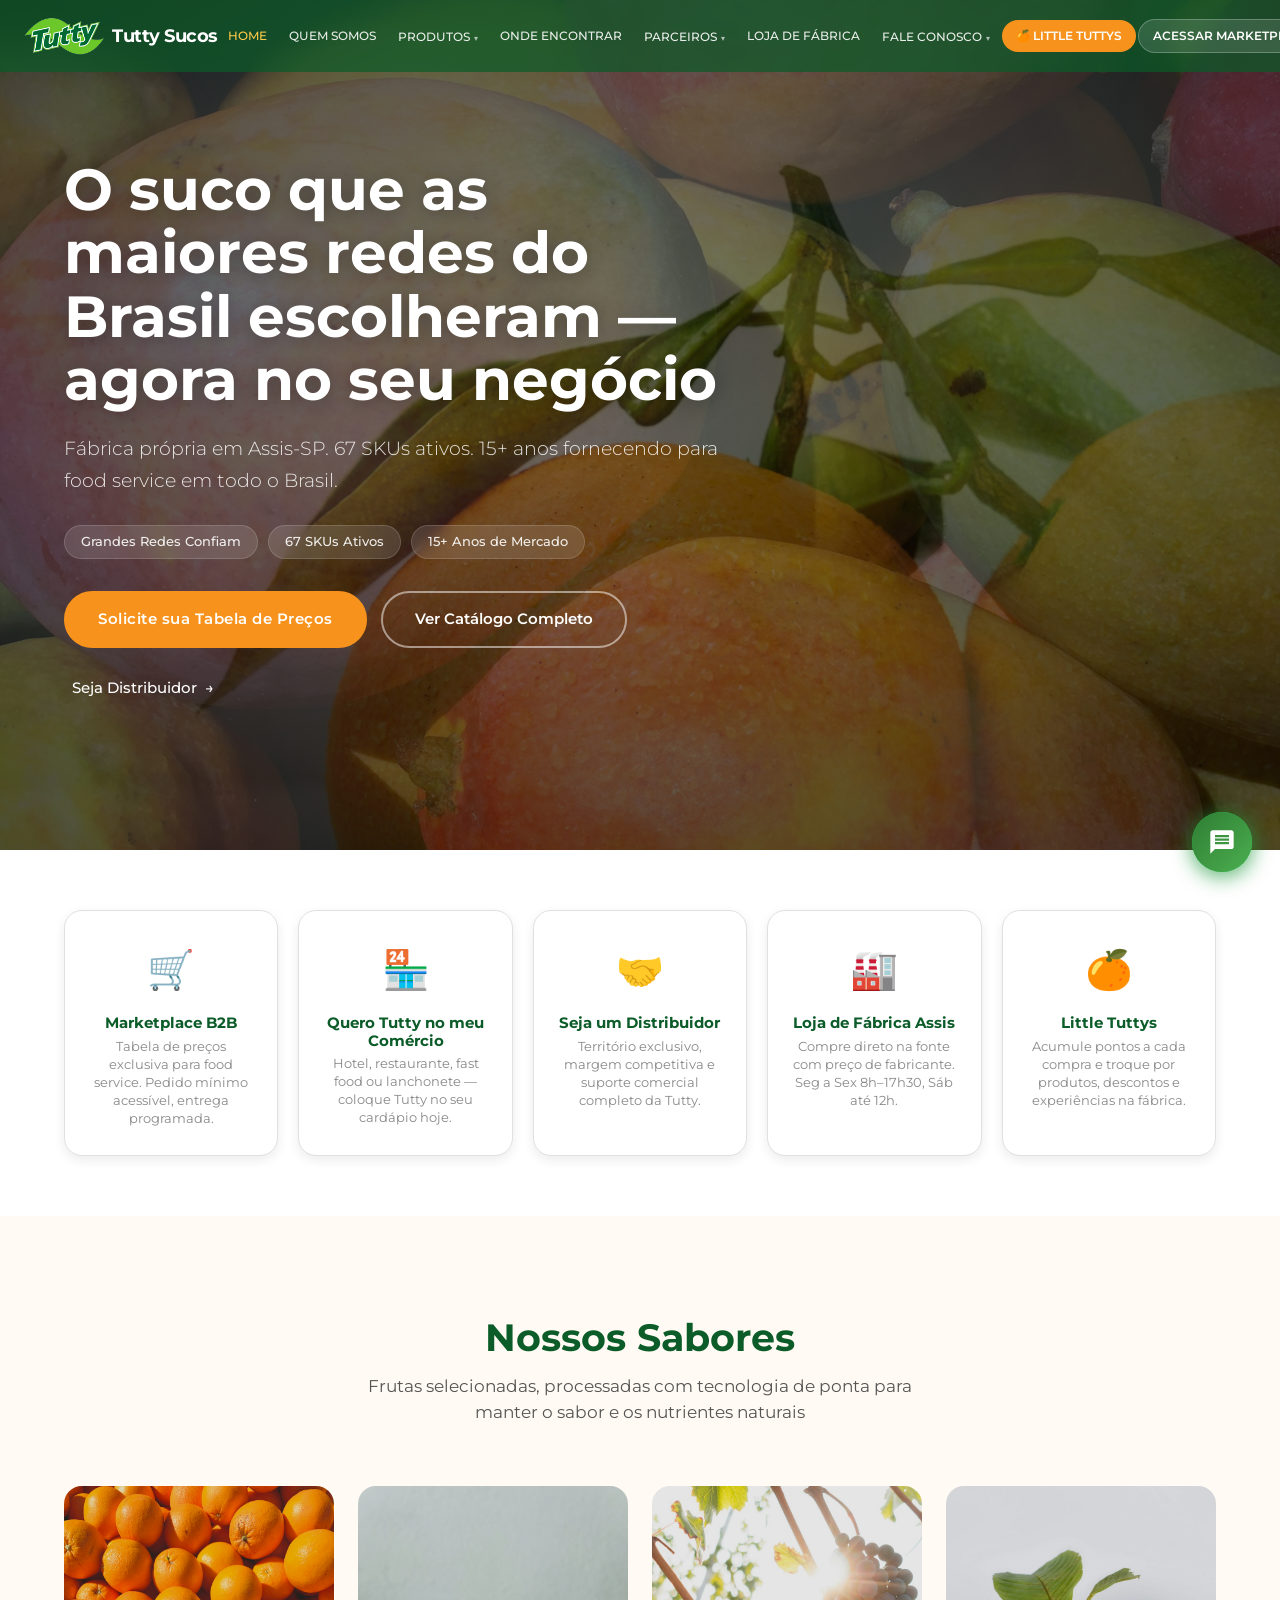
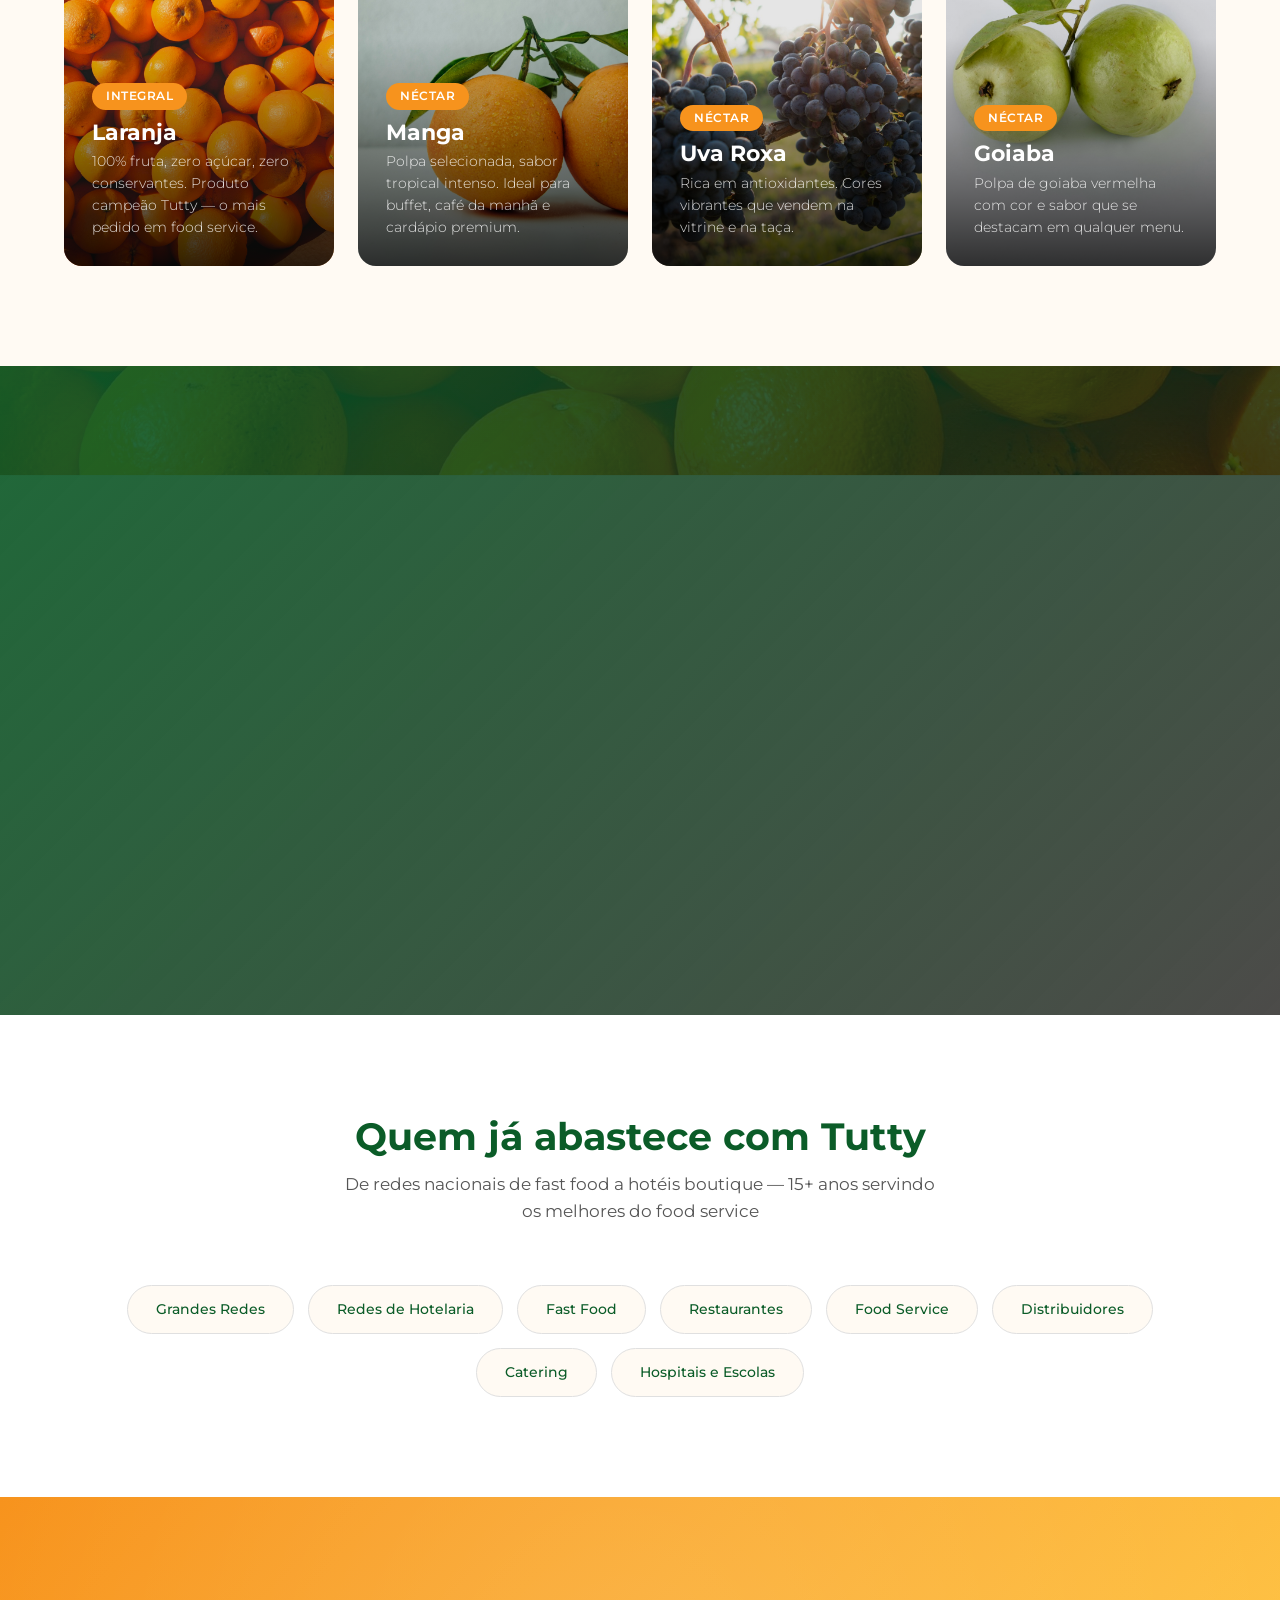
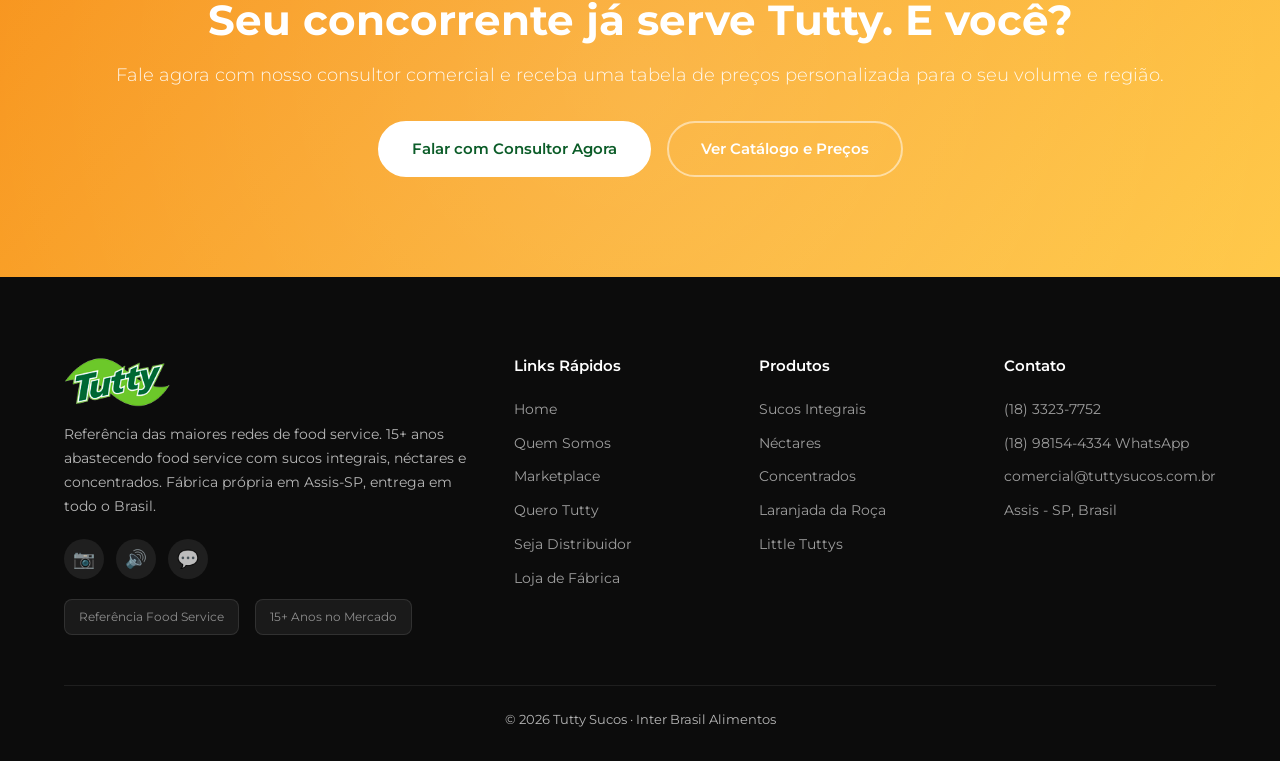
<file: index.html>
<!DOCTYPE html>
<html lang="pt-BR">
<head>
  <meta charset="UTF-8">
  <meta name="viewport" content="width=device-width, initial-scale=1.0">
  <title>Tutty Sucos | Sucos Integrais, Néctares e Concentrados para Food Service</title>
  <meta name="keywords" content="sucos integrais, néctares, concentrados, food service, hotelaria, fast food, B2B, Tutty Sucos, Assis SP">
  <meta name="author" content="Tutty Sucos - Inter Brasil Alimentos">
  <meta name="description" content="Tutty Sucos: sucos integrais, néctares e concentrados para hotelaria, fast food e food service. Fábrica em Assis-SP, entrega em todo o Brasil.">
  <meta name="robots" content="index, follow">
  <link rel="canonical" href="https://ghsodredearaujo-eng.github.io/loja-virtual-tutty/">
  <meta property="og:title" content="Tutty Sucos | Sabor Natural do Campo para o Seu Negócio">
  <meta property="og:description" content="Sucos integrais, néctares e concentrados para hotelaria, fast food e food service em todo o Brasil.">
  <meta property="og:type" content="website">
  <meta property="og:image" content="https://ghsodredearaujo-eng.github.io/loja-virtual-tutty/assets/download-5.jpg">
  <meta property="og:url" content="https://ghsodredearaujo-eng.github.io/loja-virtual-tutty/">
  <meta property="og:site_name" content="Tutty Sucos">
  <meta property="og:locale" content="pt_BR">
  <meta name="twitter:card" content="summary_large_image">
  <meta name="twitter:title" content="Tutty Sucos | Sabor Natural do Campo para o Seu Negócio">
  <meta name="twitter:description" content="Sucos integrais, néctares e concentrados para hotelaria, fast food e food service em todo o Brasil.">
  <meta name="twitter:image" content="https://ghsodredearaujo-eng.github.io/loja-virtual-tutty/assets/download-5.jpg">
  <script type="application/ld+json">
  {
    "@context": "https://schema.org",
    "@type": "BreadcrumbList",
    "itemListElement": [
      {
        "@type": "ListItem",
        "position": 1,
        "name": "Home",
        "item": "https://ghsodredearaujo-eng.github.io/loja-virtual-tutty/"
      }
    ]
  }
  </script>
  <script type="application/ld+json">
  {
    "@context": "https://schema.org",
    "@type": "Organization",
    "name": "Tutty Sucos",
    "legalName": "Inter Brasil Alimentos Ind. Exp. Imp. Ltda",
    "url": "https://ghsodredearaujo-eng.github.io/loja-virtual-tutty/",
    "logo": "https://ghsodredearaujo-eng.github.io/loja-virtual-tutty/images/brands/logo.png",
    "image": "https://ghsodredearaujo-eng.github.io/loja-virtual-tutty/assets/download-5.jpg",
    "telephone": "+55-18-98154-4334",
    "priceRange": "$$",
    "address": {
      "@type": "PostalAddress",
      "addressLocality": "Assis",
      "addressRegion": "SP",
      "addressCountry": "BR"
    },
    "sameAs": []
  }
  </script>
  <link rel="preconnect" href="https://fonts.googleapis.com">
  <link rel="preconnect" href="https://fonts.gstatic.com" crossorigin>
  <link href="https://fonts.googleapis.com/css2?family=Montserrat:wght@300;400;500;600;700&display=swap" rel="stylesheet">
  <link rel="stylesheet" href="style.css">
</head>
<body>

  <!-- ═══════════════════════════════════════════════════
       NAVBAR
       ═══════════════════════════════════════════════════ -->
  <header>
    <nav class="navbar" id="navbar" role="navigation">
      <div class="container">
        <a href="index.html" class="nav-logo">
          <img src="images/brands/logo.png" alt="Tutty Sucos">
          <span>Tutty Sucos</span>
        </a>

        <div class="nav-links">
          <a href="index.html" class="active">HOME</a>

          <a href="index.html#sobre">QUEM SOMOS</a>

          <div class="nav-dropdown">
            <a href="marketplace.html">PRODUTOS</a>
            <div class="dropdown-menu">
              <a href="marketplace.html#integrais">Integrais</a>
              <a href="marketplace.html#nectares">Néctares</a>
              <a href="marketplace.html#concentrados">Concentrados</a>
              <a href="marketplace.html#laranjada">Laranjada da Roça</a>
            </div>
          </div>

          <a href="marketplace.html#regioes">ONDE ENCONTRAR</a>

          <div class="nav-dropdown">
            <a href="#">PARCEIROS</a>
            <div class="dropdown-menu">
              <a href="quero-tutty.html">Quero Tutty</a>
              <a href="seja-distribuidor.html">Seja Distribuidor</a>
            </div>
          </div>

          <a href="loja-fabrica.html">LOJA DE FÁBRICA</a>

          <div class="nav-dropdown">
            <a href="#">FALE CONOSCO</a>
            <div class="dropdown-menu">
              <a href="https://wa.me/5518981544334" target="_blank">Comercial</a>
              <a href="mailto:comercial@tuttysucos.com.br">SAC</a>
              <a href="mailto:comercial@tuttysucos.com.br">Trabalhe Conosco</a>
            </div>
          </div>

          <a href="little-tuttys.html" class="nav-btn-littletuttys">&#127818; LITTLE TUTTYS</a>
          <a href="marketplace.html" class="nav-btn-marketplace">ACESSAR MARKETPLACE</a>
        </div>

        <button class="nav-toggle" aria-label="Abrir menu de navegação">
          <span></span>
          <span></span>
          <span></span>
        </button>
      </div>
    </nav>
  </header>

  <!-- ═══════════════════════════════════════════════════
       MOBILE MENU
       ═══════════════════════════════════════════════════ -->
  <div class="mobile-menu-overlay" id="mobileOverlay"></div>
  <div class="mobile-menu" id="mobileMenu">
    <button class="mobile-menu-close" aria-label="Fechar menu">&times;</button>
    <a href="index.html">HOME</a>
    <a href="index.html#sobre">QUEM SOMOS</a>
    <a href="#" class="mobile-accordion-toggle">PRODUTOS</a>
    <div class="mobile-accordion-content">
      <a href="marketplace.html#integrais">Integrais</a>
      <a href="marketplace.html#nectares">Néctares</a>
      <a href="marketplace.html#concentrados">Concentrados</a>
      <a href="marketplace.html#laranjada">Laranjada da Roça</a>
    </div>
    <a href="marketplace.html#regioes">ONDE ENCONTRAR</a>
    <a href="#" class="mobile-accordion-toggle">PARCEIROS</a>
    <div class="mobile-accordion-content">
      <a href="quero-tutty.html">Quero Tutty</a>
      <a href="seja-distribuidor.html">Seja Distribuidor</a>
    </div>
    <a href="loja-fabrica.html">LOJA DE FÁBRICA</a>
    <a href="#" class="mobile-accordion-toggle">FALE CONOSCO</a>
    <div class="mobile-accordion-content">
      <a href="https://wa.me/5518981544334" target="_blank">Comercial</a>
      <a href="mailto:comercial@tuttysucos.com.br">SAC</a>
      <a href="mailto:comercial@tuttysucos.com.br">Trabalhe Conosco</a>
    </div>
    <a href="little-tuttys.html" class="nav-btn-littletuttys" style="display:inline-block;margin-top:20px;text-align:center;">&#127818; LITTLE TUTTYS</a>
    <a href="marketplace.html" class="nav-btn-marketplace" style="display:inline-block;margin-top:10px;text-align:center;">ACESSAR MARKETPLACE</a>
  </div>

  <!-- ═══════════════════════════════════════════════════
       HERO SECTION
       ═══════════════════════════════════════════════════ -->
  <main>
    <section class="hero">
      <div class="hero-bg" style="background-image: url('assets/download-5.jpg');"></div>
      <div class="hero-overlay"></div>
      <div class="hero-float" style="background-image: url('assets/download-1-2.jpg');"></div>
      <div class="container">
        <div class="hero-content reveal">
          <h1>O suco que as maiores redes do Brasil escolheram &mdash; agora no seu negócio</h1>
          <p>Fábrica própria em Assis-SP. 67 SKUs ativos. 15+ anos fornecendo para food service em todo o Brasil.</p>
          <div class="hero-badges">
            <span class="hero-badge">Grandes Redes Confiam</span>
            <span class="hero-badge">67 SKUs Ativos</span>
            <span class="hero-badge">15+ Anos de Mercado</span>
          </div>
          <div class="hero-buttons">
            <a href="https://wa.me/5518981544334" class="btn btn-primary" target="_blank" rel="noopener">Solicite sua Tabela de Preços</a>
            <a href="marketplace.html" class="btn btn-secondary">Ver Catálogo Completo</a>
            <a href="seja-distribuidor.html" class="btn btn-tertiary">Seja Distribuidor</a>
          </div>
        </div>
      </div>
    </section>

    <!-- ═══════════════════════════════════════════════════
         HUB ACCESS BAR
         ═══════════════════════════════════════════════════ -->
    <section class="hub-bar">
      <div class="container">
        <div class="hub-grid reveal">
          <a href="marketplace.html" class="hub-card reveal reveal-delay-1">
            <span class="hub-icon">&#128722;</span>
            <h3>Marketplace B2B</h3>
            <p>Tabela de preços exclusiva para food service. Pedido mínimo acessível, entrega programada.</p>
          </a>
          <a href="quero-tutty.html" class="hub-card reveal reveal-delay-2">
            <span class="hub-icon">&#127978;</span>
            <h3>Quero Tutty no meu Comércio</h3>
            <p>Hotel, restaurante, fast food ou lanchonete — coloque Tutty no seu cardápio hoje.</p>
          </a>
          <a href="seja-distribuidor.html" class="hub-card reveal reveal-delay-3">
            <span class="hub-icon">&#129309;</span>
            <h3>Seja um Distribuidor</h3>
            <p>Território exclusivo, margem competitiva e suporte comercial completo da Tutty.</p>
          </a>
          <a href="loja-fabrica.html" class="hub-card reveal reveal-delay-4">
            <span class="hub-icon">&#127981;</span>
            <h3>Loja de Fábrica Assis</h3>
            <p>Compre direto na fonte com preço de fabricante. Seg a Sex 8h–17h30, Sáb até 12h.</p>
          </a>
          <a href="little-tuttys.html" class="hub-card reveal reveal-delay-5">
            <span class="hub-icon">&#127818;</span>
            <h3>Little Tuttys</h3>
            <p>Acumule pontos a cada compra e troque por produtos, descontos e experiências na fábrica.</p>
          </a>
        </div>
      </div>
    </section>

    <!-- ═══════════════════════════════════════════════════
         SABORES SECTION
         ═══════════════════════════════════════════════════ -->
    <section class="sabores section" id="sabores">
      <div class="container">
        <div class="section-header reveal">
          <h2>Nossos Sabores</h2>
          <p>Frutas selecionadas, processadas com tecnologia de ponta para manter o sabor e os nutrientes naturais</p>
        </div>
        <div class="sabores-grid">
          <div class="sabor-card reveal reveal-delay-1">
            <div class="sabor-card-bg" style="background-image: url('assets/download-2.jpg');"></div>
            <div class="sabor-card-overlay"></div>
            <div class="sabor-card-content">
              <span class="sabor-badge">Integral</span>
              <h3>Laranja</h3>
              <p>100% fruta, zero açúcar, zero conservantes. Produto campeão Tutty — o mais pedido em food service.</p>
            </div>
          </div>
          <div class="sabor-card reveal reveal-delay-2">
            <div class="sabor-card-bg" style="background-image: url('assets/download-5.jpg');"></div>
            <div class="sabor-card-overlay"></div>
            <div class="sabor-card-content">
              <span class="sabor-badge">Néctar</span>
              <h3>Manga</h3>
              <p>Polpa selecionada, sabor tropical intenso. Ideal para buffet, café da manhã e cardápio premium.</p>
            </div>
          </div>
          <div class="sabor-card reveal reveal-delay-3">
            <div class="sabor-card-bg" style="background-image: url('assets/Descubra-o-que-a-UVA-faz-com-sua-PELE-3.jpg');"></div>
            <div class="sabor-card-overlay"></div>
            <div class="sabor-card-content">
              <span class="sabor-badge">Néctar</span>
              <h3>Uva Roxa</h3>
              <p>Rica em antioxidantes. Cores vibrantes que vendem na vitrine e na taça.</p>
            </div>
          </div>
          <div class="sabor-card reveal reveal-delay-4">
            <div class="sabor-card-bg" style="background-image: url('assets/goiaba-4.jpg');"></div>
            <div class="sabor-card-overlay"></div>
            <div class="sabor-card-content">
              <span class="sabor-badge">Néctar</span>
              <h3>Goiaba</h3>
              <p>Polpa de goiaba vermelha com cor e sabor que se destacam em qualquer menu.</p>
            </div>
          </div>
        </div>
      </div>
    </section>

    <!-- ═══════════════════════════════════════════════════
         PARALLAX SECTION
         ═══════════════════════════════════════════════════ -->
    <section class="parallax-section" id="sobre">
      <div class="parallax-bg" style="background-image: url('assets/download-2.jpg');"></div>
      <div class="parallax-overlay"></div>
      <div class="container">
        <div class="parallax-content">
          <div class="parallax-text reveal">
            <h2>Fornecedor de quem exige qualidade</h2>
            <p>As maiores redes de food service do Brasil escolheram Tutty. Há mais de 15 anos, nossa fábrica própria em Assis-SP entrega sucos integrais, néctares e concentrados com controle rigoroso de qualidade — da fruta selecionada até a embalagem na sua operação.</p>
            <div class="parallax-badges">
              <span class="parallax-badge">Referência em Food Service</span>
              <span class="parallax-badge">Fábrica Própria Assis-SP</span>
              <span class="parallax-badge">67 SKUs Ativos</span>
            </div>
          </div>
          <div class="parallax-card reveal reveal-delay-2">
            <h3>Por que food services escolhem Tutty?</h3>
            <ul>
              <li>Fornecedor das maiores redes de food service do Brasil</li>
              <li>Fábrica própria: controle total de qualidade e rastreabilidade</li>
              <li>67 SKUs — portfólio completo para qualquer operação</li>
              <li>Embalagens BAG 5L e PET para otimizar custo e praticidade</li>
              <li>Equipamentos em comodato: refresqueiras e freezers sem custo</li>
              <li>Consultor comercial dedicado para food service</li>
            </ul>
          </div>
        </div>
      </div>
    </section>

    <!-- ═══════════════════════════════════════════════════
         TRUST SECTION
         ═══════════════════════════════════════════════════ -->
    <section class="trust-section section" id="quem-confia">
      <div class="container">
        <div class="section-header reveal">
          <h2>Quem já abastece com Tutty</h2>
          <p>De redes nacionais de fast food a hotéis boutique — 15+ anos servindo os melhores do food service</p>
        </div>
        <div class="trust-chips reveal">
          <span class="chip">Grandes Redes</span>
          <span class="chip">Redes de Hotelaria</span>
          <span class="chip">Fast Food</span>
          <span class="chip">Restaurantes</span>
          <span class="chip">Food Service</span>
          <span class="chip">Distribuidores</span>
          <span class="chip">Catering</span>
          <span class="chip">Hospitais e Escolas</span>
        </div>
      </div>
    </section>

    <!-- ═══════════════════════════════════════════════════
         CTA SECTION
         ═══════════════════════════════════════════════════ -->
    <section class="cta-section">
      <div class="container">
        <div class="cta-content reveal">
          <h2>Seu concorrente já serve Tutty. E você?</h2>
          <p>Fale agora com nosso consultor comercial e receba uma tabela de preços personalizada para o seu volume e região.</p>
          <div class="cta-buttons">
            <a href="https://wa.me/5518981544334" class="btn btn-white" target="_blank" rel="noopener">Falar com Consultor Agora</a>
            <a href="marketplace.html" class="btn btn-secondary">Ver Catálogo e Preços</a>
          </div>
        </div>
      </div>
    </section>
  </main>

  <!-- ═══════════════════════════════════════════════════
       FOOTER
       ═══════════════════════════════════════════════════ -->
  <footer class="footer">
    <div class="container">
      <div class="footer-grid reveal">
        <div class="footer-brand">
          <img src="images/brands/logo-footer.png" alt="Tutty Sucos" loading="lazy">
          <p>Referência das maiores redes de food service. 15+ anos abastecendo food service com sucos integrais, néctares e concentrados. Fábrica própria em Assis-SP, entrega em todo o Brasil.</p>
          <div class="footer-social">
            <a href="https://www.instagram.com/tuttysucos/" target="_blank" rel="noopener" aria-label="Instagram">&#128247;</a>
            <a href="https://www.facebook.com/tuttysucos/" target="_blank" rel="noopener" aria-label="Facebook">&#128266;</a>
            <a href="https://wa.me/5518981544334" target="_blank" rel="noopener" aria-label="WhatsApp">&#128172;</a>
          </div>
          <div class="footer-seals">
            <span class="footer-seal">Referência Food Service</span>
            <span class="footer-seal">15+ Anos no Mercado</span>
          </div>
        </div>
        <div class="footer-col">
          <h4>Links Rápidos</h4>
          <a href="index.html">Home</a>
          <a href="index.html#sobre">Quem Somos</a>
          <a href="marketplace.html">Marketplace</a>
          <a href="quero-tutty.html">Quero Tutty</a>
          <a href="seja-distribuidor.html">Seja Distribuidor</a>
          <a href="loja-fabrica.html">Loja de Fábrica</a>
        </div>
        <div class="footer-col">
          <h4>Produtos</h4>
          <a href="marketplace.html#integrais">Sucos Integrais</a>
          <a href="marketplace.html#nectares">Néctares</a>
          <a href="marketplace.html#concentrados">Concentrados</a>
          <a href="marketplace.html#laranjada">Laranjada da Roça</a>
          <a href="little-tuttys.html">Little Tuttys</a>
        </div>
        <div class="footer-col">
          <h4>Contato</h4>
          <a href="tel:1833237752">(18) 3323-7752</a>
          <a href="https://wa.me/5518981544334" target="_blank" rel="noopener">(18) 98154-4334 WhatsApp</a>
          <a href="mailto:comercial@tuttysucos.com.br">comercial@tuttysucos.com.br</a>
          <a href="#">Assis - SP, Brasil</a>
        </div>
      </div>
      <div class="footer-bottom reveal">
        <p>&copy; 2026 Tutty Sucos &middot; Inter Brasil Alimentos</p>
      </div>
    </div>
  </footer>

  <!-- ═══════════════════════════════════════════════════
       WHATSAPP FLOATING BUTTON
       ═══════════════════════════════════════════════════ -->
  <a href="https://wa.me/5518981544334" class="whatsapp-float" target="_blank" rel="noopener" aria-label="Fale conosco pelo WhatsApp">
    <svg viewBox="0 0 32 32" xmlns="http://www.w3.org/2000/svg">
      <path fill="currentColor" d="M16.004 0h-.008C7.174 0 0 7.176 0 16c0 3.5 1.132 6.742 3.052 9.38L1.056 31.2l6.064-1.952A15.9 15.9 0 0016.004 32C24.826 32 32 24.822 32 16S24.826 0 16.004 0zm9.31 22.594c-.39 1.1-1.932 2.014-3.164 2.28-.844.18-1.946.322-5.656-1.216-4.746-1.966-7.8-6.78-8.034-7.094-.226-.314-1.896-2.524-1.896-4.814s1.2-3.414 1.626-3.882c.39-.428.924-.624 1.244-.624.15 0 .286.008.408.014.426.018.64.044.92.714.35.836 1.206 2.934 1.312 3.148.108.214.214.494.074.788-.132.3-.25.434-.464.682-.214.248-.418.438-.632.706-.196.232-.418.48-.176.916.242.434 1.076 1.776 2.312 2.878 1.59 1.416 2.928 1.856 3.344 2.062.316.156.694.132.944-.132.318-.338.71-.898 1.108-1.454.282-.396.64-.446.988-.3.352.142 2.234 1.054 2.616 1.246.382.192.636.29.73.446.092.156.092.906-.298 2.006z"/>
    </svg>
  </a>

  <script src="script.js"></script>


  <!-- ═══════════════════════════════════════════════════
       TUTTY CHAT WIDGET — IA Assistente
       ═══════════════════════════════════════════════════ -->
  <div id="tutty-chat-wrapper">

    <!-- Botão flutuante -->
    <button id="tutty-chat-toggle" aria-label="Abrir chat">
      <svg id="icon-chat" xmlns="http://www.w3.org/2000/svg" viewBox="0 0 24 24" fill="white" width="28" height="28">
        <path d="M20 2H4c-1.1 0-2 .9-2 2v18l4-4h14c1.1 0 2-.9 2-2V4c0-1.1-.9-2-2-2zm-2 12H6v-2h12v2zm0-3H6V9h12v2zm0-3H6V6h12v2z"/>
      </svg>
      <svg id="icon-close" xmlns="http://www.w3.org/2000/svg" viewBox="0 0 24 24" fill="white" width="28" height="28" style="display:none">
        <path d="M19 6.41L17.59 5 12 10.59 6.41 5 5 6.41 10.59 12 5 17.59 6.41 19 12 13.41 17.59 19 19 17.59 13.41 12z"/>
      </svg>
      <span id="tutty-chat-badge" style="display:none">1</span>
    </button>

    <!-- Janela do chat -->
    <div id="tutty-chat-box">
      <div id="tutty-chat-header">
        <div id="tutty-chat-avatar">🍊</div>
        <div>
          <div id="tutty-chat-title">Tutty Sucos</div>
          <div id="tutty-chat-subtitle">Assistente Virtual · Online agora</div>
        </div>
      </div>

      <div id="tutty-chat-messages">
        <div class="tutty-msg tutty-msg-bot">
          <span>Olá! Sou o assistente da Tutty Sucos 🍊<br>Posso ajudar com informações sobre nossos produtos, pedidos e muito mais. Como posso te ajudar?</span>
        </div>
      </div>

      <div id="tutty-chat-typing" style="display:none">
        <div class="tutty-msg tutty-msg-bot">
          <span class="tutty-typing-dots"><span></span><span></span><span></span></span>
        </div>
      </div>

      <div id="tutty-chat-input-area">
        <input id="tutty-chat-input" type="text" placeholder="Digite sua mensagem..." autocomplete="off" maxlength="500" />
        <button id="tutty-chat-send" aria-label="Enviar">
          <svg xmlns="http://www.w3.org/2000/svg" viewBox="0 0 24 24" fill="white" width="20" height="20">
            <path d="M2.01 21L23 12 2.01 3 2 10l15 2-15 2z"/>
          </svg>
        </button>
      </div>
    </div>
  </div>

  <style>
    #tutty-chat-wrapper {
      position: fixed;
      bottom: 28px;
      right: 28px;
      z-index: 9999;
      font-family: 'Montserrat', sans-serif;
    }

    /* Botão flutuante */
    #tutty-chat-toggle {
      width: 60px;
      height: 60px;
      border-radius: 50%;
      background: linear-gradient(135deg, #2e7d32, #4caf50);
      border: none;
      cursor: pointer;
      box-shadow: 0 4px 20px rgba(46,125,50,0.5);
      display: flex;
      align-items: center;
      justify-content: center;
      animation: tutty-pulse 2.5s infinite;
      transition: transform 0.2s;
      position: relative;
    }
    #tutty-chat-toggle:hover { transform: scale(1.08); }
    @keyframes tutty-pulse {
      0%   { box-shadow: 0 0 0 0 rgba(76,175,80,0.5); }
      70%  { box-shadow: 0 0 0 14px rgba(76,175,80,0); }
      100% { box-shadow: 0 0 0 0 rgba(76,175,80,0); }
    }
    #tutty-chat-badge {
      position: absolute;
      top: -4px; right: -4px;
      background: #e53935;
      color: white;
      font-size: 11px;
      font-weight: 700;
      border-radius: 50%;
      width: 20px; height: 20px;
      display: flex; align-items: center; justify-content: center;
    }

    /* Janela do chat */
    #tutty-chat-box {
      display: none;
      flex-direction: column;
      position: absolute;
      bottom: 74px;
      right: 0;
      width: 340px;
      height: 480px;
      background: #fff;
      border-radius: 18px;
      box-shadow: 0 8px 40px rgba(0,0,0,0.18);
      overflow: hidden;
      animation: tutty-fadeIn 0.3s ease;
    }
    @keyframes tutty-fadeIn {
      from { opacity: 0; transform: translateY(16px) scale(0.97); }
      to   { opacity: 1; transform: translateY(0) scale(1); }
    }

    /* Header */
    #tutty-chat-header {
      background: linear-gradient(135deg, #2e7d32, #4caf50);
      padding: 16px;
      display: flex;
      align-items: center;
      gap: 12px;
      color: white;
    }
    #tutty-chat-avatar {
      font-size: 28px;
      background: rgba(255,255,255,0.2);
      border-radius: 50%;
      width: 44px; height: 44px;
      display: flex; align-items: center; justify-content: center;
    }
    #tutty-chat-title { font-weight: 700; font-size: 15px; }
    #tutty-chat-subtitle { font-size: 11px; opacity: 0.85; margin-top: 2px; }

    /* Mensagens */
    #tutty-chat-messages {
      flex: 1;
      overflow-y: auto;
      padding: 16px;
      display: flex;
      flex-direction: column;
      gap: 10px;
      background: #f5f5f5;
    }
    .tutty-msg {
      display: flex;
      max-width: 85%;
    }
    .tutty-msg span {
      padding: 10px 14px;
      border-radius: 16px;
      font-size: 13px;
      line-height: 1.5;
    }
    .tutty-msg-bot { align-self: flex-start; }
    .tutty-msg-bot span {
      background: #fff;
      color: #333;
      border-bottom-left-radius: 4px;
      box-shadow: 0 1px 4px rgba(0,0,0,0.08);
    }
    .tutty-msg-user { align-self: flex-end; }
    .tutty-msg-user span {
      background: linear-gradient(135deg, #2e7d32, #4caf50);
      color: #fff;
      border-bottom-right-radius: 4px;
    }

    /* Typing dots */
    .tutty-typing-dots {
      display: flex; gap: 4px; align-items: center; padding: 4px 2px;
    }
    .tutty-typing-dots span {
      width: 8px; height: 8px;
      background: #aaa;
      border-radius: 50%;
      padding: 0;
      animation: tutty-bounce 1.2s infinite;
    }
    .tutty-typing-dots span:nth-child(2) { animation-delay: 0.2s; }
    .tutty-typing-dots span:nth-child(3) { animation-delay: 0.4s; }
    @keyframes tutty-bounce {
      0%, 60%, 100% { transform: translateY(0); }
      30% { transform: translateY(-6px); }
    }
    #tutty-chat-typing { padding: 0 16px; background: #f5f5f5; }

    /* Input */
    #tutty-chat-input-area {
      display: flex;
      align-items: center;
      padding: 12px;
      gap: 8px;
      background: #fff;
      border-top: 1px solid #eee;
    }
    #tutty-chat-input {
      flex: 1;
      border: 1.5px solid #ddd;
      border-radius: 24px;
      padding: 10px 16px;
      font-size: 13px;
      font-family: 'Montserrat', sans-serif;
      outline: none;
      transition: border-color 0.2s;
    }
    #tutty-chat-input:focus { border-color: #4caf50; }
    #tutty-chat-send {
      width: 40px; height: 40px;
      border-radius: 50%;
      background: linear-gradient(135deg, #2e7d32, #4caf50);
      border: none;
      cursor: pointer;
      display: flex; align-items: center; justify-content: center;
      flex-shrink: 0;
      transition: transform 0.2s;
    }
    #tutty-chat-send:hover { transform: scale(1.1); }

    @media (max-width: 400px) {
      #tutty-chat-box { width: calc(100vw - 40px); right: -14px; }
    }
  </style>

  <script>
  (function() {
    var API_URL = '/chat';
    var messages = [];
    var isOpen = false;
    var isTyping = false;

    var toggle = document.getElementById('tutty-chat-toggle');
    var box    = document.getElementById('tutty-chat-box');
    var input  = document.getElementById('tutty-chat-input');
    var send   = document.getElementById('tutty-chat-send');
    var msgDiv = document.getElementById('tutty-chat-messages');
    var typing = document.getElementById('tutty-chat-typing');
    var badge  = document.getElementById('tutty-chat-badge');
    var iconChat  = document.getElementById('icon-chat');
    var iconClose = document.getElementById('icon-close');

    // Mostrar badge após 4s para chamar atenção
    setTimeout(function() {
      if (!isOpen) { badge.style.display = 'flex'; }
    }, 4000);

    toggle.addEventListener('click', function() {
      isOpen = !isOpen;
      box.style.display = isOpen ? 'flex' : 'none';
      iconChat.style.display  = isOpen ? 'none'  : 'block';
      iconClose.style.display = isOpen ? 'block' : 'none';
      badge.style.display = 'none';
      if (isOpen) { input.focus(); scrollBottom(); }
    });

    function scrollBottom() {
      msgDiv.scrollTop = msgDiv.scrollHeight;
    }

    function addMessage(role, text) {
      var div = document.createElement('div');
      div.className = 'tutty-msg tutty-msg-' + (role === 'user' ? 'user' : 'bot');
      var span = document.createElement('span');
      span.innerHTML = text.replace(/\n/g, '<br>');
      div.appendChild(span);
      msgDiv.appendChild(div);
      scrollBottom();
    }

    function sendMessage() {
      var text = input.value.trim();
      if (!text || isTyping) return;
      input.value = '';
      addMessage('user', text);
      messages.push({ role: 'user', content: text });
      isTyping = true;
      typing.style.display = 'block';
      scrollBottom();

      fetch(API_URL, {
        method: 'POST',
        headers: { 'Content-Type': 'application/json' },
        body: JSON.stringify({ messages: messages })
      })
      .then(function(r) { return r.json(); })
      .then(function(data) {
        typing.style.display = 'none';
        isTyping = false;
        var reply = data.reply || 'Desculpe, não consegui responder. Fale com nosso comercial: (18) 98154-4334';
        addMessage('bot', reply);
        messages.push({ role: 'assistant', content: reply });
        if (!isOpen) { badge.style.display = 'flex'; }
      })
      .catch(function() {
        typing.style.display = 'none';
        isTyping = false;
        addMessage('bot', 'Desculpe, houve um erro de conexão. Entre em contato: (18) 98154-4334');
      });
    }

    send.addEventListener('click', sendMessage);
    input.addEventListener('keydown', function(e) {
      if (e.key === 'Enter') sendMessage();
    });
  })();
  </script>

</body>
</html>
</file>
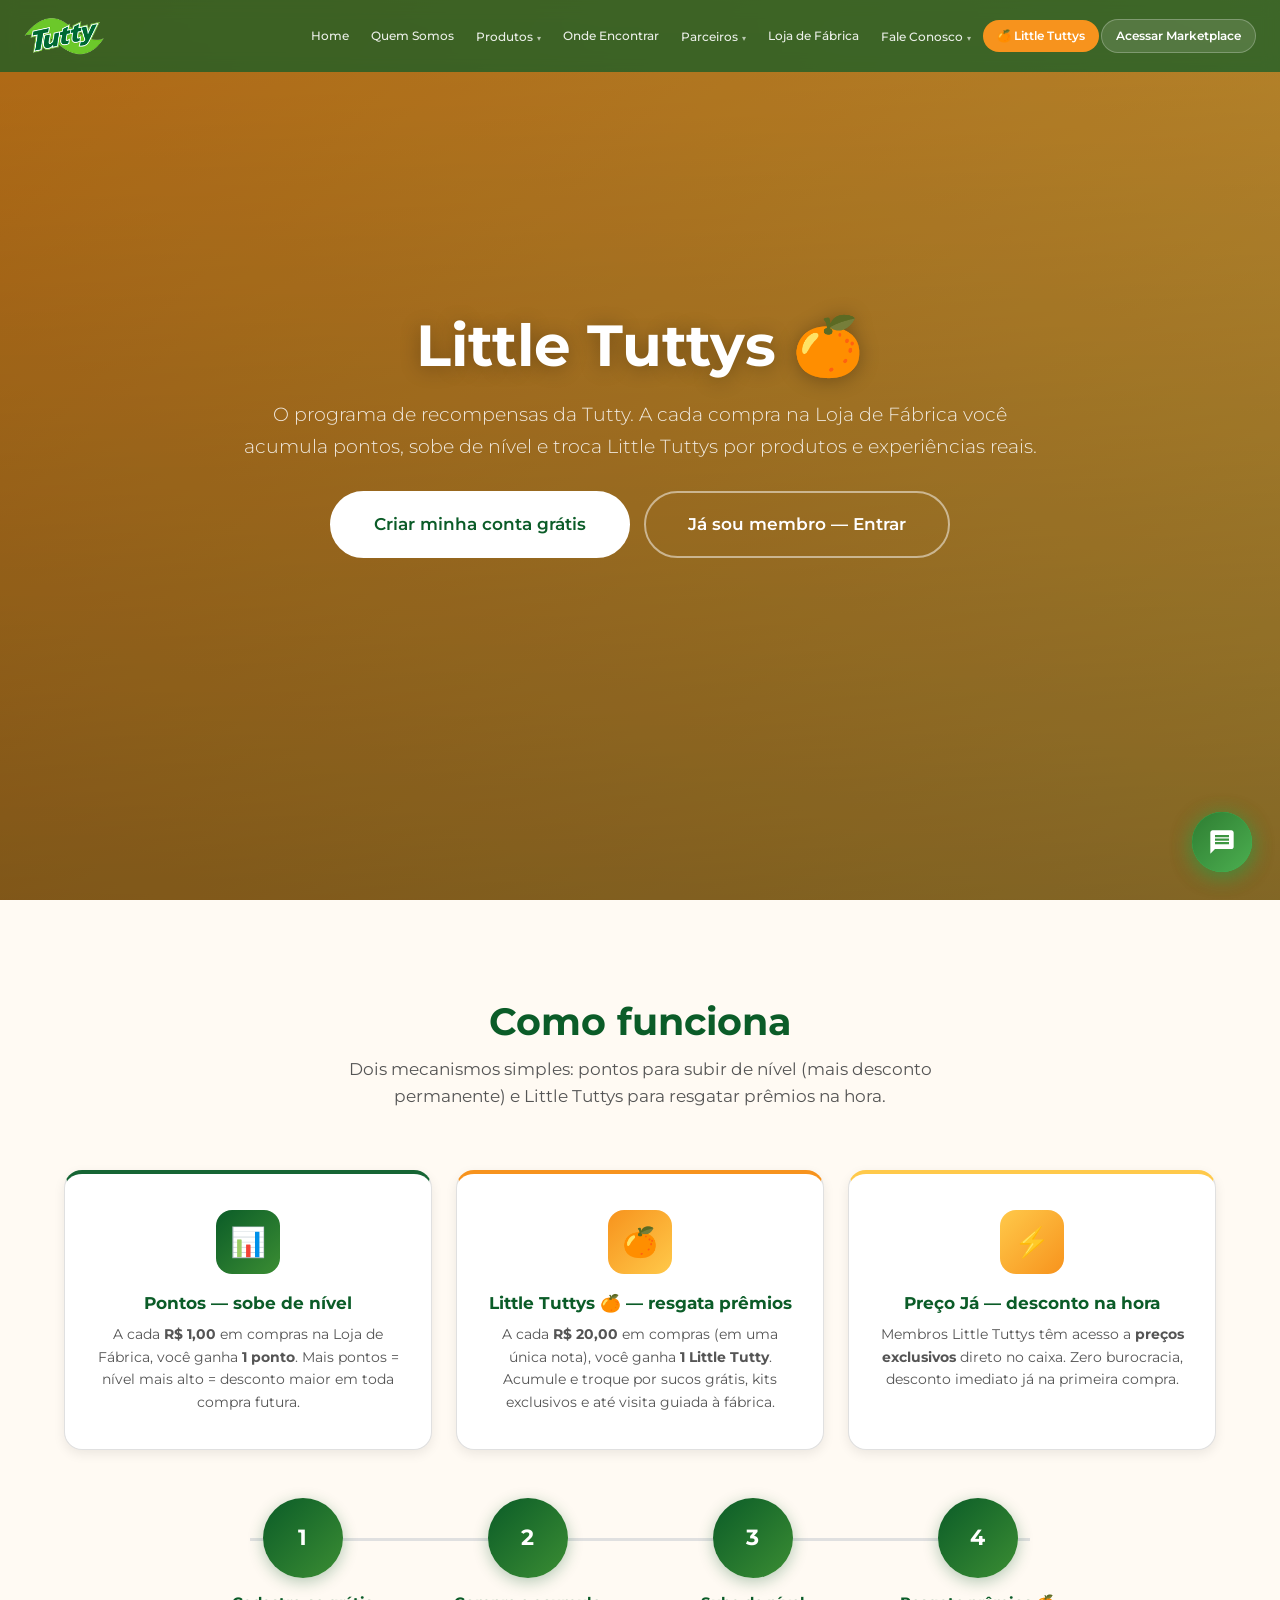
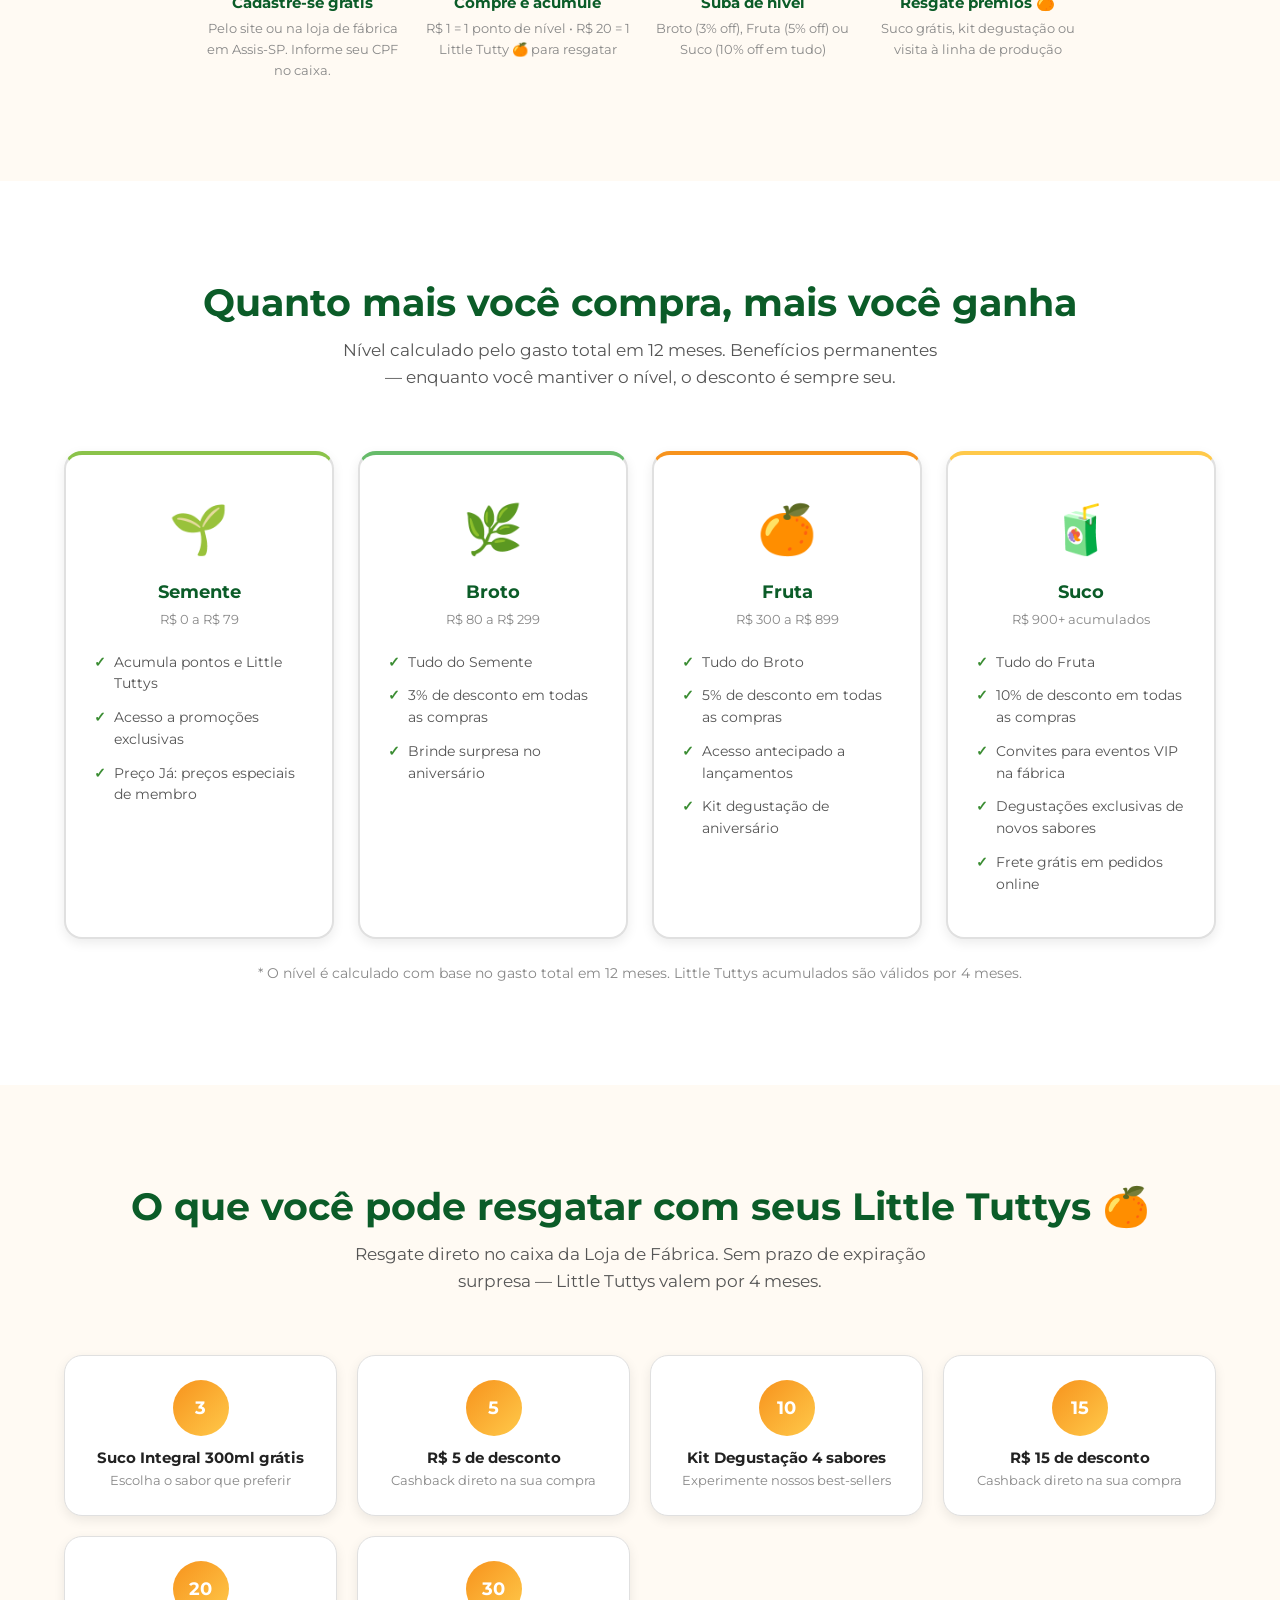
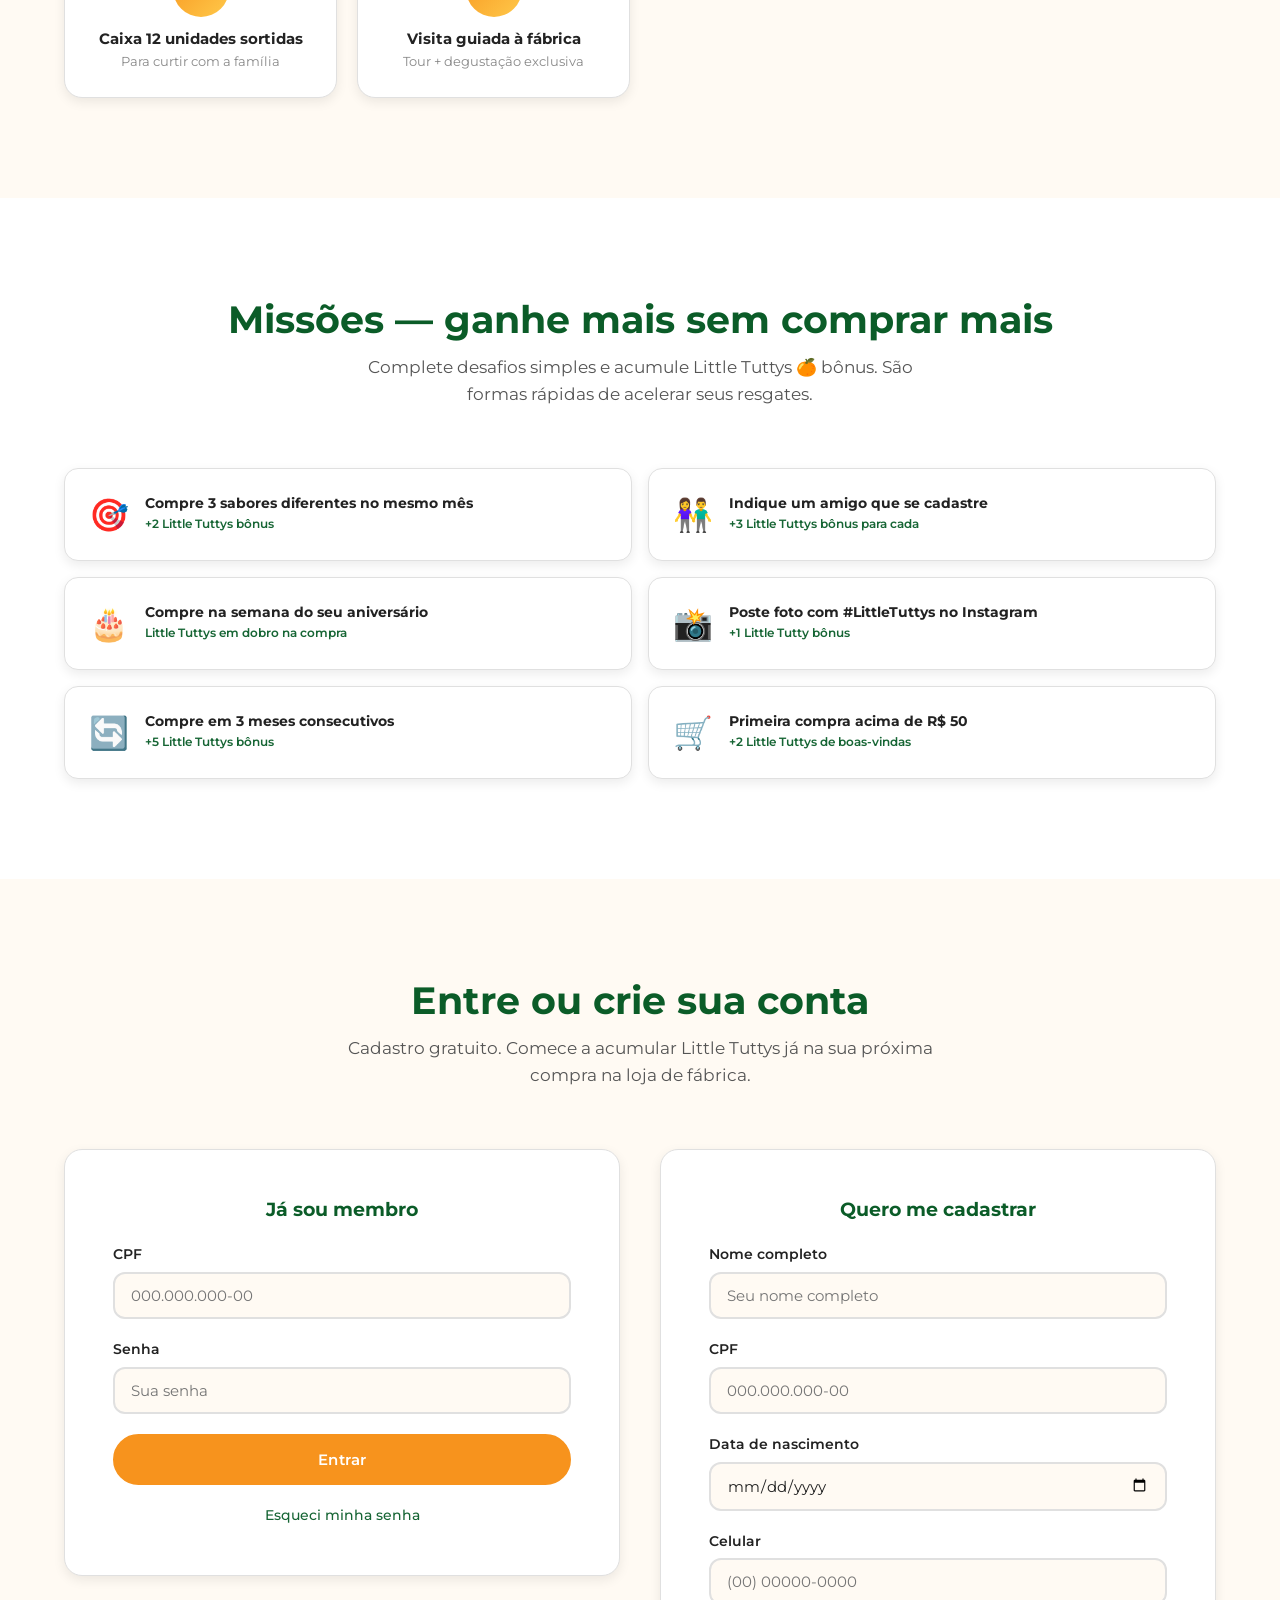
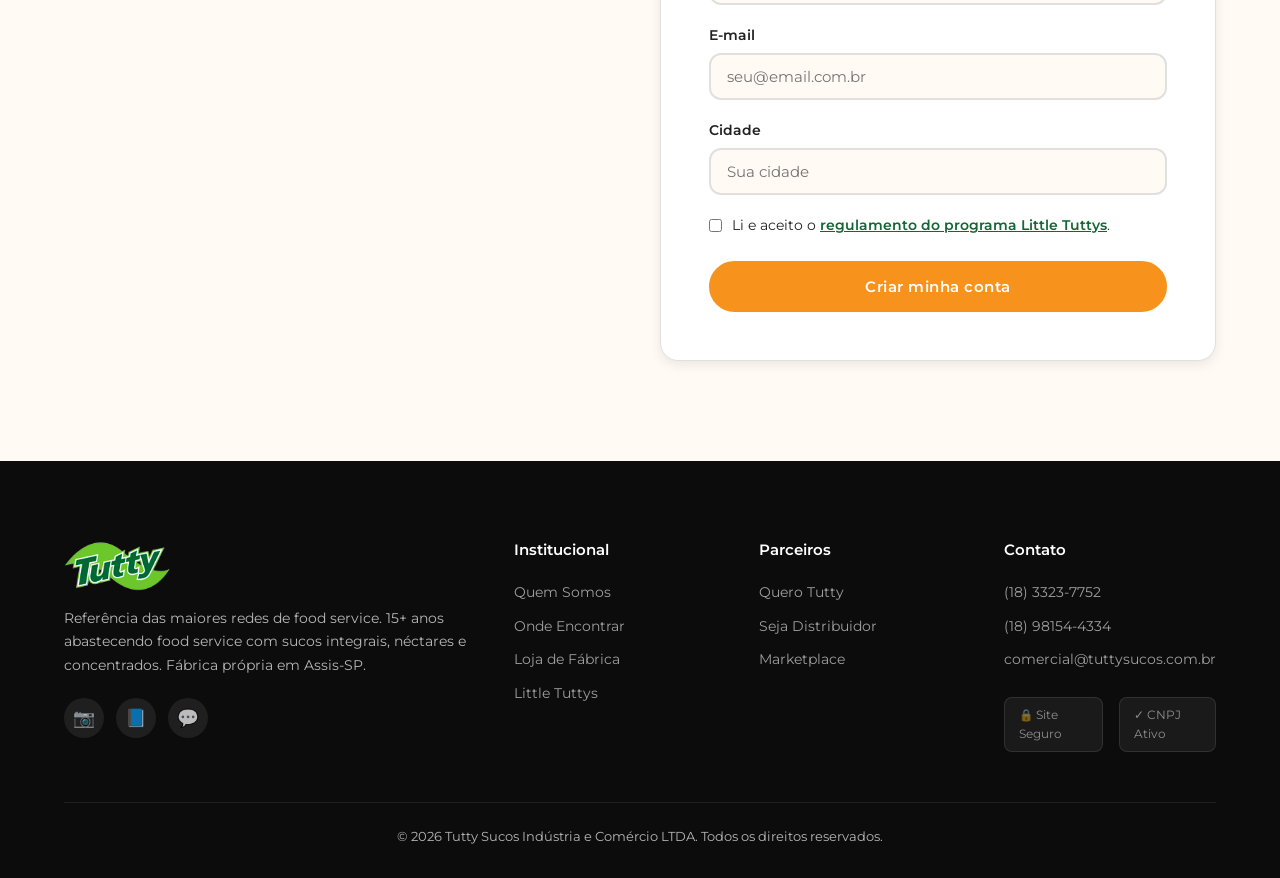
<file: little-tuttys.html>
<!DOCTYPE html>
<html lang="pt-BR">
<head>
  <meta charset="UTF-8">
  <meta name="viewport" content="width=device-width, initial-scale=1.0">
  <title>Little Tuttys 🍊 | Programa de Fidelidade Tutty Sucos</title>
  <meta name="description" content="Little Tuttys: programa de fidelidade Tutty Sucos. Compre, acumule pontos e troque por produtos, kits exclusivos e experiências únicas na fábrica em Assis-SP.">
  <meta name="robots" content="index, follow">
  <link rel="canonical" href="https://ghsodredearaujo-eng.github.io/loja-virtual-tutty/little-tuttys.html">
  <meta property="og:title" content="Little Tuttys 🍊 | Programa de Fidelidade Tutty Sucos">
  <meta property="og:description" content="Acumule pontos Little Tuttys comprando sucos e troque por produtos exclusivos e experiências na fábrica Tutty Sucos.">
  <meta property="og:type" content="website">
  <meta property="og:image" content="https://ghsodredearaujo-eng.github.io/loja-virtual-tutty/images/brands/logo.png">
  <meta property="og:url" content="https://ghsodredearaujo-eng.github.io/loja-virtual-tutty/little-tuttys.html">
  <meta property="og:site_name" content="Tutty Sucos">
  <meta property="og:locale" content="pt_BR">
  <meta name="twitter:card" content="summary_large_image">
  <meta name="twitter:title" content="Little Tuttys 🍊 | Programa de Fidelidade Tutty Sucos">
  <meta name="twitter:description" content="Acumule pontos Little Tuttys comprando sucos e troque por produtos exclusivos e experiências na fábrica.">
  <meta name="twitter:image" content="https://ghsodredearaujo-eng.github.io/loja-virtual-tutty/images/brands/logo.png">
  <script type="application/ld+json">
  {
    "@context": "https://schema.org",
    "@type": "BreadcrumbList",
    "itemListElement": [
      {
        "@type": "ListItem",
        "position": 1,
        "name": "Home",
        "item": "https://ghsodredearaujo-eng.github.io/loja-virtual-tutty/"
      },
      {
        "@type": "ListItem",
        "position": 2,
        "name": "Little Tuttys",
        "item": "https://ghsodredearaujo-eng.github.io/loja-virtual-tutty/little-tuttys.html"
      }
    ]
  }
  </script>
  <link rel="preconnect" href="https://fonts.googleapis.com">
  <link rel="preconnect" href="https://fonts.gstatic.com" crossorigin>
  <link href="https://fonts.googleapis.com/css2?family=Montserrat:wght@300;400;500;600;700&display=swap" rel="stylesheet">
  <link rel="stylesheet" href="style.css">
</head>
<body>

  <!-- Navbar -->
  <nav class="navbar" role="navigation">
    <div class="container">
      <a href="index.html" class="nav-logo">
        <img src="images/brands/logo.png" alt="Tutty Sucos">
      </a>
      <div class="nav-links">
        <a href="index.html">Home</a>
        <a href="index.html#sobre">Quem Somos</a>
        <div class="nav-dropdown">
          <a href="marketplace.html">Produtos</a>
          <div class="dropdown-menu">
            <a href="marketplace.html">Ver todos os produtos</a>
          </div>
        </div>
        <a href="marketplace.html#regioes">Onde Encontrar</a>
        <div class="nav-dropdown">
          <a href="#">Parceiros</a>
          <div class="dropdown-menu">
            <a href="quero-tutty.html">Quero Tutty</a>
            <a href="seja-distribuidor.html">Seja Distribuidor</a>
          </div>
        </div>
        <a href="loja-fabrica.html">Loja de Fábrica</a>
        <div class="nav-dropdown">
          <a href="#">Fale Conosco</a>
          <div class="dropdown-menu">
            <a href="https://wa.me/5518981544334" target="_blank">WhatsApp</a>
            <a href="mailto:comercial@tuttysucos.com.br">E-mail</a>
          </div>
        </div>
        <a href="little-tuttys.html" class="nav-btn-littletuttys active">🍊 Little Tuttys</a>
        <a href="marketplace.html" class="nav-btn-marketplace">Acessar Marketplace</a>
      </div>
      <button class="nav-toggle" aria-label="Abrir menu de navegação">
        <span></span>
        <span></span>
        <span></span>
      </button>
    </div>
  </nav>

  <!-- Mobile Menu Overlay -->
  <div class="mobile-menu-overlay"></div>

  <!-- Mobile Menu -->
  <div class="mobile-menu">
    <button class="mobile-menu-close" aria-label="Fechar menu">&times;</button>
    <a href="index.html">Home</a>
    <a href="index.html#sobre">Quem Somos</a>
    <a href="#" class="mobile-accordion-toggle">Produtos</a>
    <div class="mobile-accordion-content">
      <a href="marketplace.html">Ver todos os produtos</a>
    </div>
    <a href="marketplace.html#regioes">Onde Encontrar</a>
    <a href="#" class="mobile-accordion-toggle">Parceiros</a>
    <div class="mobile-accordion-content">
      <a href="quero-tutty.html">Quero Tutty</a>
      <a href="seja-distribuidor.html">Seja Distribuidor</a>
    </div>
    <a href="loja-fabrica.html">Loja de Fábrica</a>
    <a href="#" class="mobile-accordion-toggle">Fale Conosco</a>
    <div class="mobile-accordion-content">
      <a href="https://wa.me/5518981544334" target="_blank">WhatsApp</a>
      <a href="mailto:comercial@tuttysucos.com.br">E-mail</a>
    </div>
    <a href="little-tuttys.html">🍊 Little Tuttys</a>
    <a href="marketplace.html">Acessar Marketplace</a>
  </div>

  <!-- Hero (full, NOT compact) -->
  <section class="hero reveal" style="background: linear-gradient(135deg, var(--orange) 0%, var(--yellow) 100%);">
    <div class="hero-overlay" style="background: rgba(0,0,0,0.15);"></div>
    <div class="container hero-content" style="text-align: center; max-width: 800px; margin: 0 auto;">
      <h1>Little Tuttys 🍊</h1>
      <p>O programa de recompensas da Tutty. A cada compra na Loja de Fábrica você acumula pontos, sobe de nível e troca Little Tuttys por produtos e experiências reais.</p>
      <div class="hero-buttons" style="justify-content: center;">
        <a href="#cadastro" class="btn btn-white btn-lg">Criar minha conta grátis</a>
        <a href="#login" class="btn btn-secondary btn-lg">Já sou membro — Entrar</a>
      </div>
    </div>
  </section>

  <!-- How it Works — Dual mechanic like Cacau Lovers -->
  <section class="section reveal">
    <div class="container">
      <div class="section-header">
        <h2>Como funciona</h2>
        <p>Dois mecanismos simples: pontos para subir de nível (mais desconto permanente) e Little Tuttys para resgatar prêmios na hora.</p>
      </div>

      <!-- Dual mechanic explanation -->
      <div class="levels-grid" style="margin-bottom: 48px;">
        <div class="benefit-card reveal reveal-delay-1" style="border-top: 4px solid var(--green);">
          <div class="benefit-icon">📊</div>
          <h3>Pontos — sobe de nível</h3>
          <p>A cada <strong>R$ 1,00</strong> em compras na Loja de Fábrica, você ganha <strong>1 ponto</strong>. Mais pontos = nível mais alto = desconto maior em toda compra futura.</p>
        </div>
        <div class="benefit-card reveal reveal-delay-2" style="border-top: 4px solid var(--orange);">
          <div class="benefit-icon" style="background: linear-gradient(135deg, var(--orange), var(--yellow));">🍊</div>
          <h3>Little Tuttys 🍊 — resgata prêmios</h3>
          <p>A cada <strong>R$ 20,00</strong> em compras (em uma única nota), você ganha <strong>1 Little Tutty</strong>. Acumule e troque por sucos grátis, kits exclusivos e até visita guiada à fábrica.</p>
        </div>
        <div class="benefit-card reveal reveal-delay-3" style="border-top: 4px solid var(--yellow);">
          <div class="benefit-icon" style="background: linear-gradient(135deg, var(--yellow), #f7931d);">⚡</div>
          <h3>Preço Já — desconto na hora</h3>
          <p>Membros Little Tuttys têm acesso a <strong>preços exclusivos</strong> direto no caixa. Zero burocracia, desconto imediato já na primeira compra.</p>
        </div>
      </div>

      <div class="timeline">
        <div class="timeline-step reveal reveal-delay-1">
          <div class="timeline-num">1</div>
          <h3>Cadastre-se grátis</h3>
          <p>Pelo site ou na loja de fábrica em Assis-SP. Informe seu CPF no caixa.</p>
        </div>
        <div class="timeline-step reveal reveal-delay-2">
          <div class="timeline-num">2</div>
          <h3>Compre e acumule</h3>
          <p>R$ 1 = 1 ponto de nível &bull; R$ 20 = 1 Little Tutty 🍊 para resgatar</p>
        </div>
        <div class="timeline-step reveal reveal-delay-3">
          <div class="timeline-num">3</div>
          <h3>Suba de nível</h3>
          <p>Broto (3% off), Fruta (5% off) ou Suco (10% off em tudo)</p>
        </div>
        <div class="timeline-step reveal reveal-delay-4">
          <div class="timeline-num">4</div>
          <h3>Resgate prêmios 🍊</h3>
          <p>Suco grátis, kit degustação ou visita à linha de produção</p>
        </div>
      </div>
    </div>
  </section>

  <!-- Levels Section — Based on Cacau Lovers tiers -->
  <section class="section reveal" style="background: var(--white);">
    <div class="container">
      <div class="section-header">
        <h2>Quanto mais você compra, mais você ganha</h2>
        <p>Nível calculado pelo gasto total em 12 meses. Benefícios permanentes — enquanto você mantiver o nível, o desconto é sempre seu.</p>
      </div>
      <div class="levels-grid" style="grid-template-columns: repeat(4, 1fr);">
        <div class="level-card semente reveal reveal-delay-1">
          <span class="level-emoji">🌱</span>
          <h3>Semente</h3>
          <p class="level-range">R$ 0 a R$ 79</p>
          <ul>
            <li>Acumula pontos e Little Tuttys</li>
            <li>Acesso a promoções exclusivas</li>
            <li>Preço Já: preços especiais de membro</li>
          </ul>
        </div>
        <div class="level-card reveal reveal-delay-2" style="border-top: 4px solid #66BB6A;">
          <span class="level-emoji">🌿</span>
          <h3>Broto</h3>
          <p class="level-range">R$ 80 a R$ 299</p>
          <ul>
            <li>Tudo do Semente</li>
            <li>3% de desconto em todas as compras</li>
            <li>Brinde surpresa no aniversário</li>
          </ul>
        </div>
        <div class="level-card fruta reveal reveal-delay-3">
          <span class="level-emoji">🍊</span>
          <h3>Fruta</h3>
          <p class="level-range">R$ 300 a R$ 899</p>
          <ul>
            <li>Tudo do Broto</li>
            <li>5% de desconto em todas as compras</li>
            <li>Acesso antecipado a lançamentos</li>
            <li>Kit degustação de aniversário</li>
          </ul>
        </div>
        <div class="level-card suco reveal reveal-delay-4">
          <span class="level-emoji">🧃</span>
          <h3>Suco</h3>
          <p class="level-range">R$ 900+ acumulados</p>
          <ul>
            <li>Tudo do Fruta</li>
            <li>10% de desconto em todas as compras</li>
            <li>Convites para eventos VIP na fábrica</li>
            <li>Degustações exclusivas de novos sabores</li>
            <li>Frete grátis em pedidos online</li>
          </ul>
        </div>
      </div>
      <p style="text-align:center; color:var(--text-muted); font-size:0.85rem; margin-top:24px;">* O nível é calculado com base no gasto total em 12 meses. Little Tuttys acumulados são válidos por 4 meses.</p>
    </div>
  </section>

  <!-- Resgates Section — Cashback style -->
  <section class="section reveal">
    <div class="container">
      <div class="section-header">
        <h2>O que você pode resgatar com seus Little Tuttys 🍊</h2>
        <p>Resgate direto no caixa da Loja de Fábrica. Sem prazo de expiração surpresa — Little Tuttys valem por 4 meses.</p>
      </div>
      <div class="resgate-grid">
        <div class="resgate-card reveal reveal-delay-1">
          <div class="resgate-points">3</div>
          <h4>Suco Integral 300ml grátis</h4>
          <p>Escolha o sabor que preferir</p>
        </div>
        <div class="resgate-card reveal reveal-delay-2">
          <div class="resgate-points">5</div>
          <h4>R$ 5 de desconto</h4>
          <p>Cashback direto na sua compra</p>
        </div>
        <div class="resgate-card reveal reveal-delay-3">
          <div class="resgate-points">10</div>
          <h4>Kit Degustação 4 sabores</h4>
          <p>Experimente nossos best-sellers</p>
        </div>
        <div class="resgate-card reveal reveal-delay-4">
          <div class="resgate-points">15</div>
          <h4>R$ 15 de desconto</h4>
          <p>Cashback direto na sua compra</p>
        </div>
        <div class="resgate-card reveal reveal-delay-5">
          <div class="resgate-points">20</div>
          <h4>Caixa 12 unidades sortidas</h4>
          <p>Para curtir com a família</p>
        </div>
        <div class="resgate-card reveal">
          <div class="resgate-points">30</div>
          <h4>Visita guiada à fábrica</h4>
          <p>Tour + degustação exclusiva</p>
        </div>
      </div>
    </div>
  </section>

  <!-- Missions Section — Gamification -->
  <section class="section reveal" style="background: var(--white);">
    <div class="container">
      <div class="section-header">
        <h2>Missões — ganhe mais sem comprar mais</h2>
        <p>Complete desafios simples e acumule Little Tuttys 🍊 bônus. São formas rápidas de acelerar seus resgates.</p>
      </div>
      <div class="missions-grid">
        <div class="mission-card reveal reveal-delay-1">
          <span class="mission-emoji">🎯</span>
          <div>
            <h4>Compre 3 sabores diferentes no mesmo mês</h4>
            <p>+2 Little Tuttys bônus</p>
          </div>
        </div>
        <div class="mission-card reveal reveal-delay-2">
          <span class="mission-emoji">👫</span>
          <div>
            <h4>Indique um amigo que se cadastre</h4>
            <p>+3 Little Tuttys bônus para cada</p>
          </div>
        </div>
        <div class="mission-card reveal reveal-delay-3">
          <span class="mission-emoji">🎂</span>
          <div>
            <h4>Compre na semana do seu aniversário</h4>
            <p>Little Tuttys em dobro na compra</p>
          </div>
        </div>
        <div class="mission-card reveal reveal-delay-4">
          <span class="mission-emoji">📸</span>
          <div>
            <h4>Poste foto com #LittleTuttys no Instagram</h4>
            <p>+1 Little Tutty bônus</p>
          </div>
        </div>
        <div class="mission-card reveal reveal-delay-1">
          <span class="mission-emoji">🔄</span>
          <div>
            <h4>Compre em 3 meses consecutivos</h4>
            <p>+5 Little Tuttys bônus</p>
          </div>
        </div>
        <div class="mission-card reveal reveal-delay-2">
          <span class="mission-emoji">🛒</span>
          <div>
            <h4>Primeira compra acima de R$ 50</h4>
            <p>+2 Little Tuttys de boas-vindas</p>
          </div>
        </div>
      </div>
    </div>
  </section>

  <!-- Login / Register Section -->
  <section class="section reveal" id="cadastro">
    <div class="container">
      <div class="section-header">
        <h2>Entre ou crie sua conta</h2>
        <p>Cadastro gratuito. Comece a acumular Little Tuttys já na sua próxima compra na loja de fábrica.</p>
      </div>
      <div class="location-grid" style="align-items: start;">
        <!-- Login Column -->
        <div id="login">
          <div class="form-container" style="box-shadow: var(--shadow-sm);">
            <h3 style="text-align: center; color: var(--green-dark); margin-bottom: 24px; font-size: 1.2rem;">Já sou membro</h3>
            <form onsubmit="event.preventDefault(); showModal('Em breve!', 'O login do programa Little Tuttys estará disponível em breve. Aguarde novidades!');">
              <div class="form-group">
                <label for="lt-cpf-login">CPF</label>
                <input type="text" id="lt-cpf-login" name="cpf" required placeholder="000.000.000-00">
              </div>
              <div class="form-group">
                <label for="lt-senha-login">Senha</label>
                <input type="password" id="lt-senha-login" name="senha" required placeholder="Sua senha">
              </div>
              <button type="submit" class="btn btn-primary" style="width: 100%; justify-content: center;">Entrar</button>
              <div class="login-links">
                <a href="javascript:void(0)" onclick="showModal('Recuperação de Senha', 'Envie um e-mail para comercial@tuttysucos.com.br solicitando a recuperação da sua senha.')">Esqueci minha senha</a>
              </div>
            </form>
          </div>
        </div>
        <!-- Register Column -->
        <div>
          <div class="form-container" style="box-shadow: var(--shadow-sm);">
            <h3 style="text-align: center; color: var(--green-dark); margin-bottom: 24px; font-size: 1.2rem;">Quero me cadastrar</h3>
            <form name="little-tuttys-cadastro" onsubmit="event.preventDefault(); submitNetlifyForm(this, 'Cadastro realizado com sucesso! Bem-vindo ao programa Little Tuttys 🍊');">

              <div class="form-group">
                <label for="lt-nome">Nome completo</label>
                <input type="text" id="lt-nome" name="nome" required placeholder="Seu nome completo">
              </div>
              <div class="form-group">
                <label for="lt-cpf">CPF</label>
                <input type="text" id="lt-cpf" name="cpf" required placeholder="000.000.000-00">
              </div>
              <div class="form-group">
                <label for="lt-nascimento">Data de nascimento</label>
                <input type="date" id="lt-nascimento" name="data-nascimento" required>
              </div>
              <div class="form-group">
                <label for="lt-celular">Celular</label>
                <input type="tel" id="lt-celular" name="celular" required placeholder="(00) 00000-0000">
              </div>
              <div class="form-group">
                <label for="lt-email">E-mail</label>
                <input type="email" id="lt-email" name="email" required placeholder="seu@email.com.br">
              </div>
              <div class="form-group">
                <label for="lt-cidade">Cidade</label>
                <input type="text" id="lt-cidade" name="cidade" required placeholder="Sua cidade">
              </div>
              <div class="form-group" style="margin-bottom: 24px;">
                <label style="display: flex; align-items: flex-start; gap: 10px; font-weight: 400; cursor: pointer;">
                  <input type="checkbox" name="aceite-regulamento" required style="width: auto; margin-top: 4px;">
                  <span>Li e aceito o <a href="#" style="color: var(--green); font-weight: 600; text-decoration: underline;">regulamento do programa Little Tuttys</a>.</span>
                </label>
              </div>
              <button type="submit" class="btn btn-primary" style="width: 100%; justify-content: center;">Criar minha conta</button>
            </form>
          </div>
        </div>
      </div>
    </div>
  </section>

  <!-- Footer -->
  <footer class="footer">
    <div class="container">
      <div class="footer-grid">
        <div class="footer-brand">
          <img src="images/brands/logo-footer.png" alt="Tutty Sucos" loading="lazy">
          <p>Referência das maiores redes de food service. 15+ anos abastecendo food service com sucos integrais, néctares e concentrados. Fábrica própria em Assis-SP.</p>
          <div class="footer-social">
            <a href="https://www.instagram.com/tuttysucos/" target="_blank" aria-label="Instagram">📷</a>
            <a href="https://www.facebook.com/tuttysucos/" target="_blank" aria-label="Facebook">📘</a>
            <a href="https://wa.me/5518981544334" target="_blank" aria-label="WhatsApp">💬</a>
          </div>
        </div>
        <div class="footer-col">
          <h4>Institucional</h4>
          <a href="index.html#sobre">Quem Somos</a>
          <a href="marketplace.html#regioes">Onde Encontrar</a>
          <a href="loja-fabrica.html">Loja de Fábrica</a>
          <a href="little-tuttys.html">Little Tuttys</a>
        </div>
        <div class="footer-col">
          <h4>Parceiros</h4>
          <a href="quero-tutty.html">Quero Tutty</a>
          <a href="seja-distribuidor.html">Seja Distribuidor</a>
          <a href="marketplace.html">Marketplace</a>
        </div>
        <div class="footer-col">
          <h4>Contato</h4>
          <a href="tel:1833237752">(18) 3323-7752</a>
          <a href="https://wa.me/5518981544334" target="_blank">(18) 98154-4334</a>
          <a href="mailto:comercial@tuttysucos.com.br">comercial@tuttysucos.com.br</a>
          <div class="footer-seals">
            <span class="footer-seal">🔒 Site Seguro</span>
            <span class="footer-seal">✓ CNPJ Ativo</span>
          </div>
        </div>
      </div>
      <div class="footer-bottom">
        <p>&copy; 2026 Tutty Sucos Indústria e Comércio LTDA. Todos os direitos reservados.</p>
      </div>
    </div>
  </footer>

  <!-- WhatsApp Float -->
  <a href="https://wa.me/5518981544334" class="whatsapp-float" target="_blank" aria-label="Fale conosco pelo WhatsApp">
    <svg viewBox="0 0 32 32" xmlns="http://www.w3.org/2000/svg"><path fill="currentColor" d="M16.004 0h-.008C7.174 0 0 7.176 0 16.004c0 3.5 1.128 6.744 3.046 9.378L1.054 31.29l6.118-1.958A15.923 15.923 0 0016.004 32C24.826 32 32 24.826 32 16.004 32 7.176 24.826 0 16.004 0zm9.338 22.594c-.39 1.1-1.932 2.014-3.168 2.28-.846.18-1.95.324-5.67-1.218-4.762-1.974-7.826-6.81-8.064-7.126-.23-.316-1.932-2.574-1.932-4.908 0-2.334 1.222-3.48 1.656-3.956.39-.43 1.032-.614 1.646-.614.198 0 .376.01.536.018.434.02.652.046 .938.726.358.852 1.228 3.004 1.336 3.224.11.22.222.516.074.832-.14.316-.264.514-.514.792-.25.278-.486.492-.736.792-.228.264-.486.546-.196.998.29.452 1.29 2.128 2.77 3.448 1.906 1.698 3.462 2.242 3.992 2.48.39.178.854.138 1.168-.196.394-.42.882-1.116 1.378-1.804.352-.49.796-.552 1.226-.374.434.17 2.748 1.296 3.22 1.532.472.236.786.356.9.548.11.19.11 1.116-.28 2.214z"/></svg>
  </a>

  <script src="script.js"></script>


  <!-- ═══════════════════════════════════════════════════
       TUTTY CHAT WIDGET — IA Assistente
       ═══════════════════════════════════════════════════ -->
  <div id="tutty-chat-wrapper">

    <!-- Botão flutuante -->
    <button id="tutty-chat-toggle" aria-label="Abrir chat">
      <svg id="icon-chat" xmlns="http://www.w3.org/2000/svg" viewBox="0 0 24 24" fill="white" width="28" height="28">
        <path d="M20 2H4c-1.1 0-2 .9-2 2v18l4-4h14c1.1 0 2-.9 2-2V4c0-1.1-.9-2-2-2zm-2 12H6v-2h12v2zm0-3H6V9h12v2zm0-3H6V6h12v2z"/>
      </svg>
      <svg id="icon-close" xmlns="http://www.w3.org/2000/svg" viewBox="0 0 24 24" fill="white" width="28" height="28" style="display:none">
        <path d="M19 6.41L17.59 5 12 10.59 6.41 5 5 6.41 10.59 12 5 17.59 6.41 19 12 13.41 17.59 19 19 17.59 13.41 12z"/>
      </svg>
      <span id="tutty-chat-badge" style="display:none">1</span>
    </button>

    <!-- Janela do chat -->
    <div id="tutty-chat-box">
      <div id="tutty-chat-header">
        <div id="tutty-chat-avatar">🍊</div>
        <div>
          <div id="tutty-chat-title">Tutty Sucos</div>
          <div id="tutty-chat-subtitle">Assistente Virtual · Online agora</div>
        </div>
      </div>

      <div id="tutty-chat-messages">
        <div class="tutty-msg tutty-msg-bot">
          <span>Olá! Sou o assistente da Tutty Sucos 🍊<br>Posso ajudar com informações sobre nossos produtos, pedidos e muito mais. Como posso te ajudar?</span>
        </div>
      </div>

      <div id="tutty-chat-typing" style="display:none">
        <div class="tutty-msg tutty-msg-bot">
          <span class="tutty-typing-dots"><span></span><span></span><span></span></span>
        </div>
      </div>

      <div id="tutty-chat-input-area">
        <input id="tutty-chat-input" type="text" placeholder="Digite sua mensagem..." autocomplete="off" maxlength="500" />
        <button id="tutty-chat-send" aria-label="Enviar">
          <svg xmlns="http://www.w3.org/2000/svg" viewBox="0 0 24 24" fill="white" width="20" height="20">
            <path d="M2.01 21L23 12 2.01 3 2 10l15 2-15 2z"/>
          </svg>
        </button>
      </div>
    </div>
  </div>

  <style>
    #tutty-chat-wrapper {
      position: fixed;
      bottom: 28px;
      right: 28px;
      z-index: 9999;
      font-family: 'Montserrat', sans-serif;
    }

    /* Botão flutuante */
    #tutty-chat-toggle {
      width: 60px;
      height: 60px;
      border-radius: 50%;
      background: linear-gradient(135deg, #2e7d32, #4caf50);
      border: none;
      cursor: pointer;
      box-shadow: 0 4px 20px rgba(46,125,50,0.5);
      display: flex;
      align-items: center;
      justify-content: center;
      animation: tutty-pulse 2.5s infinite;
      transition: transform 0.2s;
      position: relative;
    }
    #tutty-chat-toggle:hover { transform: scale(1.08); }
    @keyframes tutty-pulse {
      0%   { box-shadow: 0 0 0 0 rgba(76,175,80,0.5); }
      70%  { box-shadow: 0 0 0 14px rgba(76,175,80,0); }
      100% { box-shadow: 0 0 0 0 rgba(76,175,80,0); }
    }
    #tutty-chat-badge {
      position: absolute;
      top: -4px; right: -4px;
      background: #e53935;
      color: white;
      font-size: 11px;
      font-weight: 700;
      border-radius: 50%;
      width: 20px; height: 20px;
      display: flex; align-items: center; justify-content: center;
    }

    /* Janela do chat */
    #tutty-chat-box {
      display: none;
      flex-direction: column;
      position: absolute;
      bottom: 74px;
      right: 0;
      width: 340px;
      height: 480px;
      background: #fff;
      border-radius: 18px;
      box-shadow: 0 8px 40px rgba(0,0,0,0.18);
      overflow: hidden;
      animation: tutty-fadeIn 0.3s ease;
    }
    @keyframes tutty-fadeIn {
      from { opacity: 0; transform: translateY(16px) scale(0.97); }
      to   { opacity: 1; transform: translateY(0) scale(1); }
    }

    /* Header */
    #tutty-chat-header {
      background: linear-gradient(135deg, #2e7d32, #4caf50);
      padding: 16px;
      display: flex;
      align-items: center;
      gap: 12px;
      color: white;
    }
    #tutty-chat-avatar {
      font-size: 28px;
      background: rgba(255,255,255,0.2);
      border-radius: 50%;
      width: 44px; height: 44px;
      display: flex; align-items: center; justify-content: center;
    }
    #tutty-chat-title { font-weight: 700; font-size: 15px; }
    #tutty-chat-subtitle { font-size: 11px; opacity: 0.85; margin-top: 2px; }

    /* Mensagens */
    #tutty-chat-messages {
      flex: 1;
      overflow-y: auto;
      padding: 16px;
      display: flex;
      flex-direction: column;
      gap: 10px;
      background: #f5f5f5;
    }
    .tutty-msg {
      display: flex;
      max-width: 85%;
    }
    .tutty-msg span {
      padding: 10px 14px;
      border-radius: 16px;
      font-size: 13px;
      line-height: 1.5;
    }
    .tutty-msg-bot { align-self: flex-start; }
    .tutty-msg-bot span {
      background: #fff;
      color: #333;
      border-bottom-left-radius: 4px;
      box-shadow: 0 1px 4px rgba(0,0,0,0.08);
    }
    .tutty-msg-user { align-self: flex-end; }
    .tutty-msg-user span {
      background: linear-gradient(135deg, #2e7d32, #4caf50);
      color: #fff;
      border-bottom-right-radius: 4px;
    }

    /* Typing dots */
    .tutty-typing-dots {
      display: flex; gap: 4px; align-items: center; padding: 4px 2px;
    }
    .tutty-typing-dots span {
      width: 8px; height: 8px;
      background: #aaa;
      border-radius: 50%;
      padding: 0;
      animation: tutty-bounce 1.2s infinite;
    }
    .tutty-typing-dots span:nth-child(2) { animation-delay: 0.2s; }
    .tutty-typing-dots span:nth-child(3) { animation-delay: 0.4s; }
    @keyframes tutty-bounce {
      0%, 60%, 100% { transform: translateY(0); }
      30% { transform: translateY(-6px); }
    }
    #tutty-chat-typing { padding: 0 16px; background: #f5f5f5; }

    /* Input */
    #tutty-chat-input-area {
      display: flex;
      align-items: center;
      padding: 12px;
      gap: 8px;
      background: #fff;
      border-top: 1px solid #eee;
    }
    #tutty-chat-input {
      flex: 1;
      border: 1.5px solid #ddd;
      border-radius: 24px;
      padding: 10px 16px;
      font-size: 13px;
      font-family: 'Montserrat', sans-serif;
      outline: none;
      transition: border-color 0.2s;
    }
    #tutty-chat-input:focus { border-color: #4caf50; }
    #tutty-chat-send {
      width: 40px; height: 40px;
      border-radius: 50%;
      background: linear-gradient(135deg, #2e7d32, #4caf50);
      border: none;
      cursor: pointer;
      display: flex; align-items: center; justify-content: center;
      flex-shrink: 0;
      transition: transform 0.2s;
    }
    #tutty-chat-send:hover { transform: scale(1.1); }

    @media (max-width: 400px) {
      #tutty-chat-box { width: calc(100vw - 40px); right: -14px; }
    }
  </style>

  <script>
  (function() {
    var API_URL = '/chat';
    var messages = [];
    var isOpen = false;
    var isTyping = false;

    var toggle = document.getElementById('tutty-chat-toggle');
    var box    = document.getElementById('tutty-chat-box');
    var input  = document.getElementById('tutty-chat-input');
    var send   = document.getElementById('tutty-chat-send');
    var msgDiv = document.getElementById('tutty-chat-messages');
    var typing = document.getElementById('tutty-chat-typing');
    var badge  = document.getElementById('tutty-chat-badge');
    var iconChat  = document.getElementById('icon-chat');
    var iconClose = document.getElementById('icon-close');

    // Mostrar badge após 4s para chamar atenção
    setTimeout(function() {
      if (!isOpen) { badge.style.display = 'flex'; }
    }, 4000);

    toggle.addEventListener('click', function() {
      isOpen = !isOpen;
      box.style.display = isOpen ? 'flex' : 'none';
      iconChat.style.display  = isOpen ? 'none'  : 'block';
      iconClose.style.display = isOpen ? 'block' : 'none';
      badge.style.display = 'none';
      if (isOpen) { input.focus(); scrollBottom(); }
    });

    function scrollBottom() {
      msgDiv.scrollTop = msgDiv.scrollHeight;
    }

    function addMessage(role, text) {
      var div = document.createElement('div');
      div.className = 'tutty-msg tutty-msg-' + (role === 'user' ? 'user' : 'bot');
      var span = document.createElement('span');
      span.innerHTML = text.replace(/\n/g, '<br>');
      div.appendChild(span);
      msgDiv.appendChild(div);
      scrollBottom();
    }

    function sendMessage() {
      var text = input.value.trim();
      if (!text || isTyping) return;
      input.value = '';
      addMessage('user', text);
      messages.push({ role: 'user', content: text });
      isTyping = true;
      typing.style.display = 'block';
      scrollBottom();

      fetch(API_URL, {
        method: 'POST',
        headers: { 'Content-Type': 'application/json' },
        body: JSON.stringify({ messages: messages })
      })
      .then(function(r) { return r.json(); })
      .then(function(data) {
        typing.style.display = 'none';
        isTyping = false;
        var reply = data.reply || 'Desculpe, não consegui responder. Fale com nosso comercial: (18) 98154-4334';
        addMessage('bot', reply);
        messages.push({ role: 'assistant', content: reply });
        if (!isOpen) { badge.style.display = 'flex'; }
      })
      .catch(function() {
        typing.style.display = 'none';
        isTyping = false;
        addMessage('bot', 'Desculpe, houve um erro de conexão. Entre em contato: (18) 98154-4334');
      });
    }

    send.addEventListener('click', sendMessage);
    input.addEventListener('keydown', function(e) {
      if (e.key === 'Enter') sendMessage();
    });
  })();
  </script>

</body>
</html>
</file>
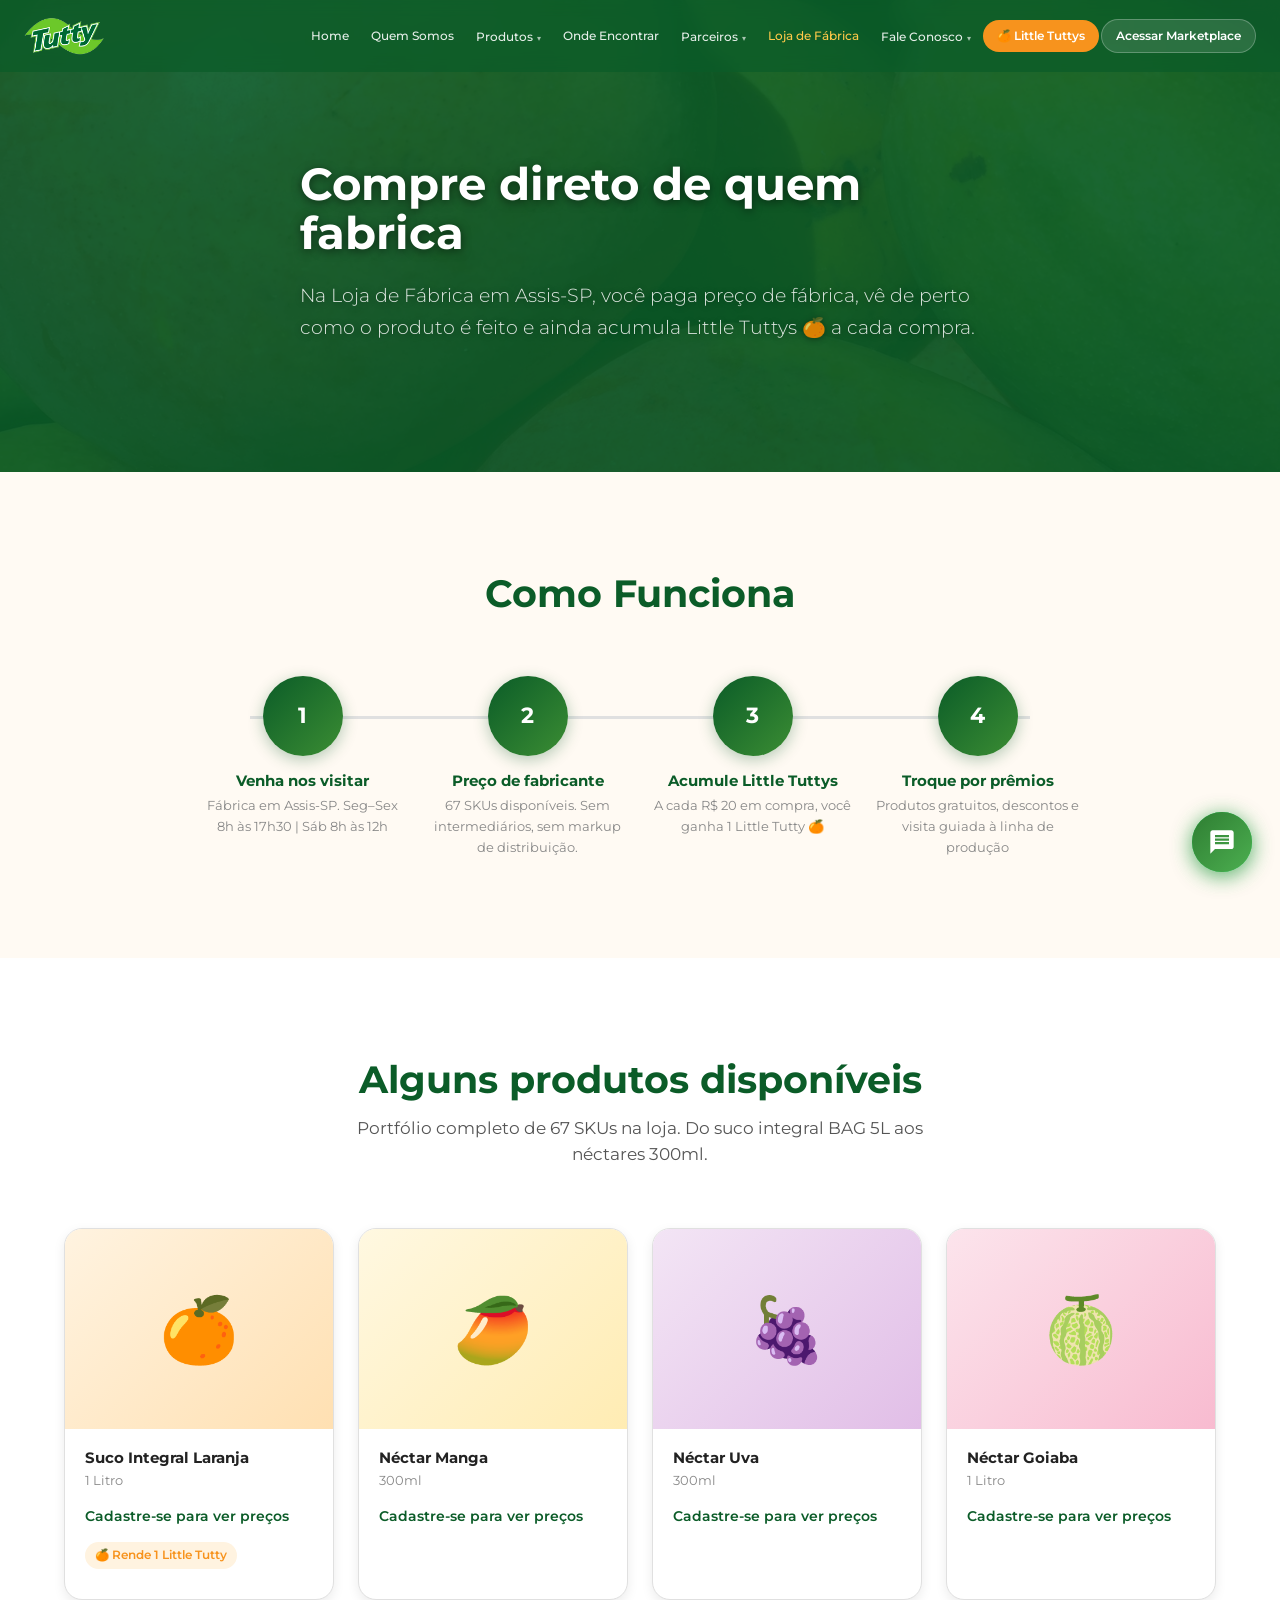
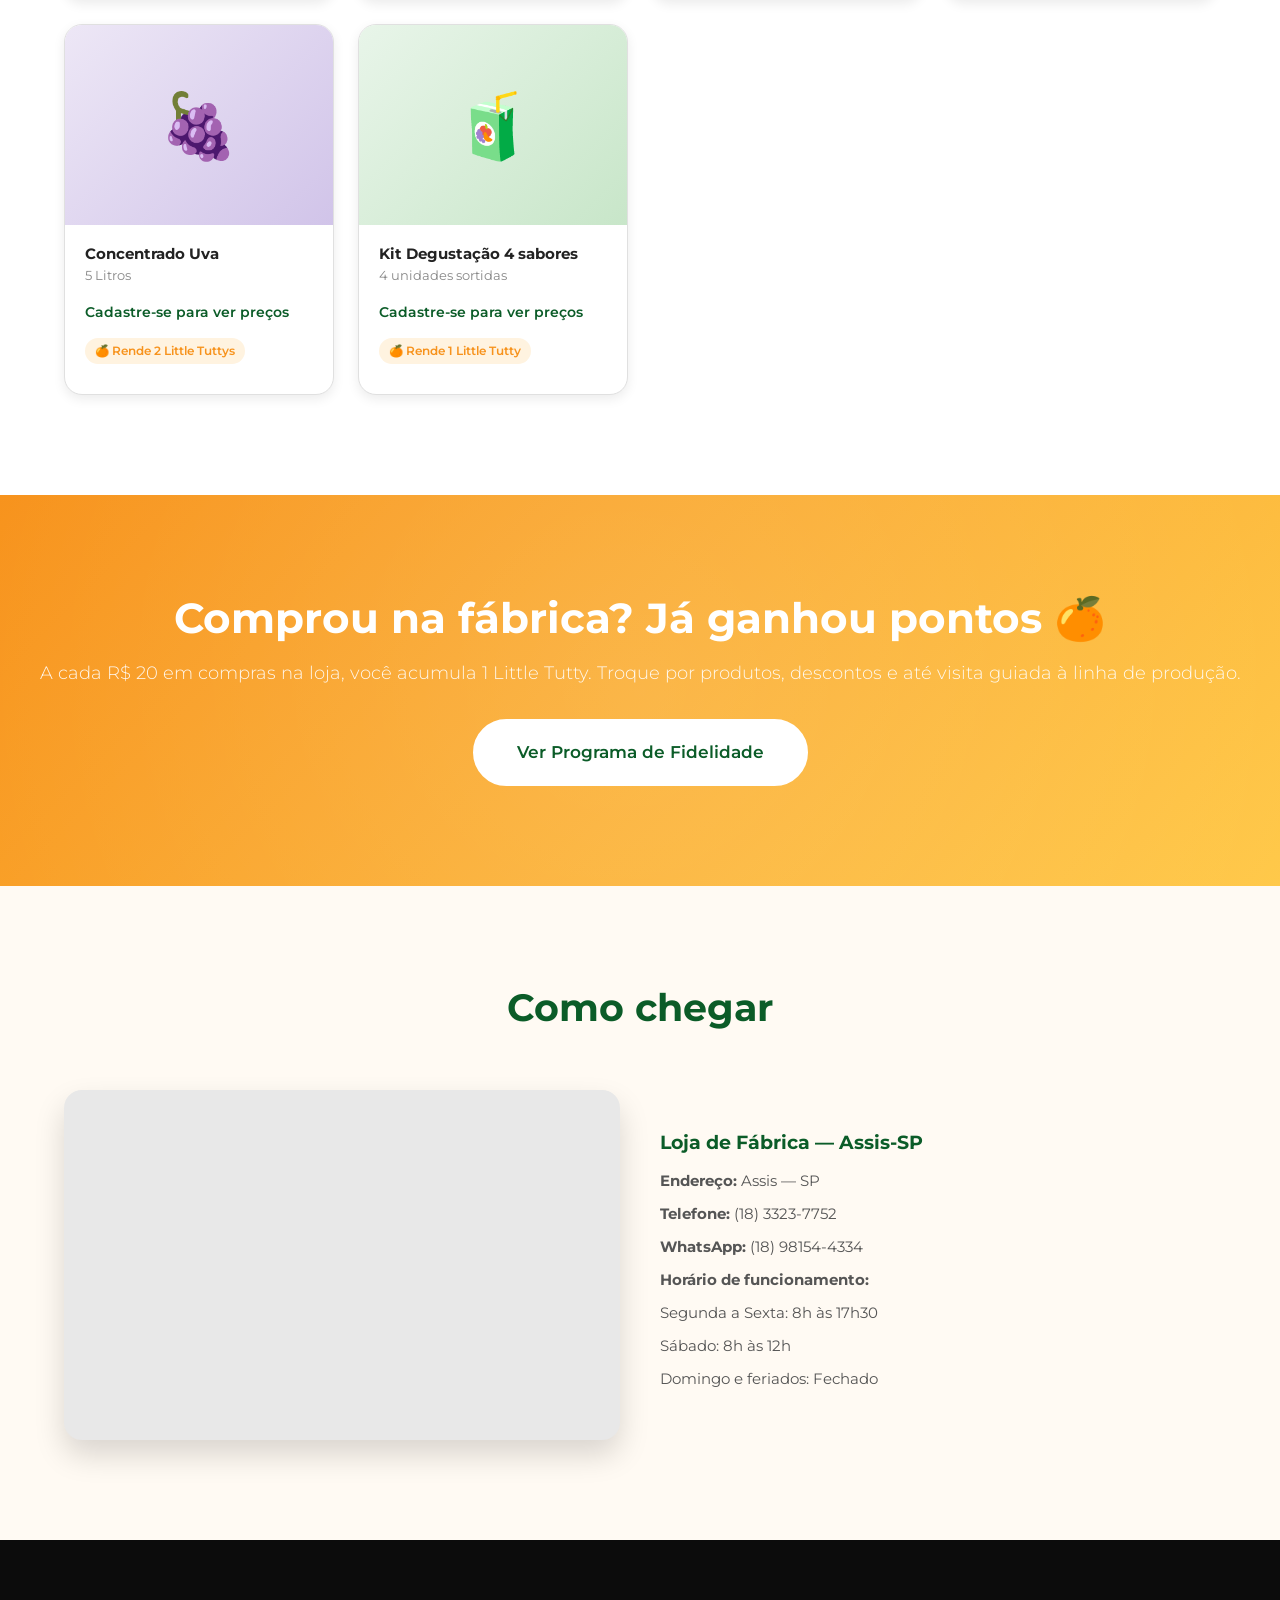
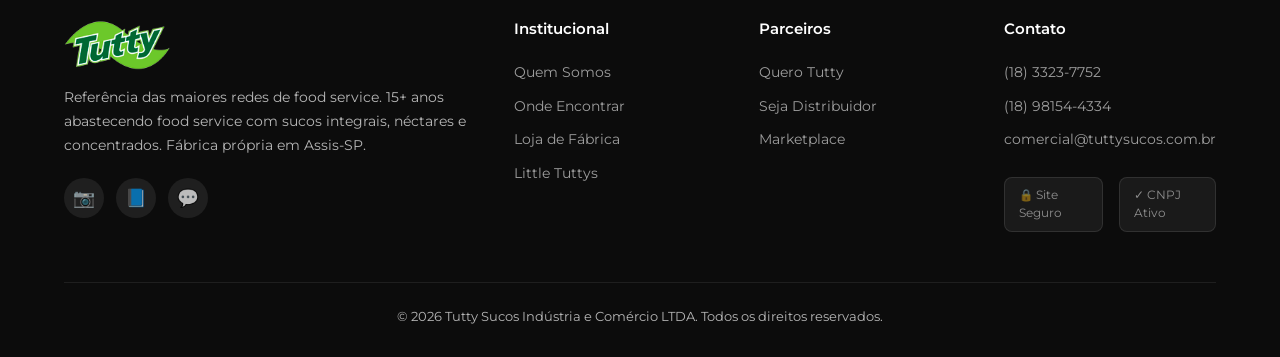
<file: loja-fabrica.html>
<!DOCTYPE html>
<html lang="pt-BR">
<head>
  <meta charset="UTF-8">
  <meta name="viewport" content="width=device-width, initial-scale=1.0">
  <title>Loja de Fábrica | Tutty Sucos — Assis SP</title>
  <meta name="description" content="Loja de Fábrica Tutty Sucos em Assis-SP: compre sucos integrais e néctares direto da fábrica com preços especiais e acumule pontos no programa Little Tuttys.">
  <meta name="robots" content="index, follow">
  <link rel="canonical" href="https://ghsodredearaujo-eng.github.io/loja-virtual-tutty/loja-fabrica.html">
  <meta property="og:title" content="Loja de Fábrica | Tutty Sucos — Assis SP">
  <meta property="og:description" content="Compre sucos integrais e néctares direto da fábrica Tutty Sucos em Assis-SP com preços especiais e programa de fidelidade.">
  <meta property="og:type" content="website">
  <meta property="og:image" content="https://ghsodredearaujo-eng.github.io/loja-virtual-tutty/images/brands/logo.png">
  <meta property="og:url" content="https://ghsodredearaujo-eng.github.io/loja-virtual-tutty/loja-fabrica.html">
  <meta property="og:site_name" content="Tutty Sucos">
  <meta property="og:locale" content="pt_BR">
  <meta name="twitter:card" content="summary_large_image">
  <meta name="twitter:title" content="Loja de Fábrica | Tutty Sucos — Assis SP">
  <meta name="twitter:description" content="Compre sucos integrais e néctares direto da fábrica em Assis-SP com preços especiais e programa de fidelidade.">
  <meta name="twitter:image" content="https://ghsodredearaujo-eng.github.io/loja-virtual-tutty/images/brands/logo.png">
  <script type="application/ld+json">
  {
    "@context": "https://schema.org",
    "@type": "BreadcrumbList",
    "itemListElement": [
      {
        "@type": "ListItem",
        "position": 1,
        "name": "Home",
        "item": "https://ghsodredearaujo-eng.github.io/loja-virtual-tutty/"
      },
      {
        "@type": "ListItem",
        "position": 2,
        "name": "Loja de Fábrica",
        "item": "https://ghsodredearaujo-eng.github.io/loja-virtual-tutty/loja-fabrica.html"
      }
    ]
  }
  </script>
  <link rel="preconnect" href="https://fonts.googleapis.com">
  <link rel="preconnect" href="https://fonts.gstatic.com" crossorigin>
  <link href="https://fonts.googleapis.com/css2?family=Montserrat:wght@300;400;500;600;700&display=swap" rel="stylesheet">
  <link rel="stylesheet" href="style.css">
</head>
<body>

  <!-- Navbar -->
  <nav class="navbar" role="navigation">
    <div class="container">
      <a href="index.html" class="nav-logo">
        <img src="images/brands/logo.png" alt="Tutty Sucos">
      </a>
      <div class="nav-links">
        <a href="index.html">Home</a>
        <a href="index.html#sobre">Quem Somos</a>
        <div class="nav-dropdown">
          <a href="marketplace.html">Produtos</a>
          <div class="dropdown-menu">
            <a href="marketplace.html">Ver todos os produtos</a>
          </div>
        </div>
        <a href="marketplace.html#regioes">Onde Encontrar</a>
        <div class="nav-dropdown">
          <a href="#">Parceiros</a>
          <div class="dropdown-menu">
            <a href="quero-tutty.html">Quero Tutty</a>
            <a href="seja-distribuidor.html">Seja Distribuidor</a>
          </div>
        </div>
        <a href="loja-fabrica.html" class="active">Loja de Fábrica</a>
        <div class="nav-dropdown">
          <a href="#">Fale Conosco</a>
          <div class="dropdown-menu">
            <a href="https://wa.me/5518981544334" target="_blank">WhatsApp</a>
            <a href="mailto:comercial@tuttysucos.com.br">E-mail</a>
          </div>
        </div>
        <a href="little-tuttys.html" class="nav-btn-littletuttys">🍊 Little Tuttys</a>
        <a href="marketplace.html" class="nav-btn-marketplace">Acessar Marketplace</a>
      </div>
      <button class="nav-toggle" aria-label="Abrir menu de navegação">
        <span></span>
        <span></span>
        <span></span>
      </button>
    </div>
  </nav>

  <!-- Mobile Menu Overlay -->
  <div class="mobile-menu-overlay"></div>

  <!-- Mobile Menu -->
  <div class="mobile-menu">
    <button class="mobile-menu-close" aria-label="Fechar menu">&times;</button>
    <a href="index.html">Home</a>
    <a href="index.html#sobre">Quem Somos</a>
    <a href="#" class="mobile-accordion-toggle">Produtos</a>
    <div class="mobile-accordion-content">
      <a href="marketplace.html">Ver todos os produtos</a>
    </div>
    <a href="marketplace.html#regioes">Onde Encontrar</a>
    <a href="#" class="mobile-accordion-toggle">Parceiros</a>
    <div class="mobile-accordion-content">
      <a href="quero-tutty.html">Quero Tutty</a>
      <a href="seja-distribuidor.html">Seja Distribuidor</a>
    </div>
    <a href="loja-fabrica.html">Loja de Fábrica</a>
    <a href="#" class="mobile-accordion-toggle">Fale Conosco</a>
    <div class="mobile-accordion-content">
      <a href="https://wa.me/5518981544334" target="_blank">WhatsApp</a>
      <a href="mailto:comercial@tuttysucos.com.br">E-mail</a>
    </div>
    <a href="little-tuttys.html">🍊 Little Tuttys</a>
    <a href="marketplace.html">Acessar Marketplace</a>
  </div>

  <!-- Hero Compact -->
  <section class="hero hero-compact reveal">
    <div class="hero-bg" style="background-image: url('assets/download-1-2.jpg')"></div>
    <div class="hero-overlay"></div>
    <div class="container hero-content">
      <h1>Compre direto de quem fabrica</h1>
      <p>Na Loja de Fábrica em Assis-SP, você paga preço de fábrica, vê de perto como o produto é feito e ainda acumula Little Tuttys 🍊 a cada compra.</p>
    </div>
  </section>

  <!-- How it Works -->
  <section class="section reveal">
    <div class="container">
      <div class="section-header">
        <h2>Como Funciona</h2>
      </div>
      <div class="timeline">
        <div class="timeline-step reveal reveal-delay-1">
          <div class="timeline-num">1</div>
          <h3>Venha nos visitar</h3>
          <p>Fábrica em Assis-SP. Seg–Sex 8h às 17h30 | Sáb 8h às 12h</p>
        </div>
        <div class="timeline-step reveal reveal-delay-2">
          <div class="timeline-num">2</div>
          <h3>Preço de fabricante</h3>
          <p>67 SKUs disponíveis. Sem intermediários, sem markup de distribuição.</p>
        </div>
        <div class="timeline-step reveal reveal-delay-3">
          <div class="timeline-num">3</div>
          <h3>Acumule Little Tuttys</h3>
          <p>A cada R$ 20 em compra, você ganha 1 Little Tutty 🍊</p>
        </div>
        <div class="timeline-step reveal reveal-delay-4">
          <div class="timeline-num">4</div>
          <h3>Troque por prêmios</h3>
          <p>Produtos gratuitos, descontos e visita guiada à linha de produção</p>
        </div>
      </div>
    </div>
  </section>

  <!-- Catalog Section -->
  <section class="section reveal" style="background: var(--white);">
    <div class="container">
      <div class="section-header">
        <h2>Alguns produtos disponíveis</h2>
        <p>Portfólio completo de 67 SKUs na loja. Do suco integral BAG 5L aos néctares 300ml.</p>
      </div>
      <div class="products-grid">
        <!-- Product 1 -->
        <div class="product-card reveal reveal-delay-1">
          <div class="product-img" style="font-size: 4rem; background: linear-gradient(135deg, #fff3e0, #ffe0b2);">🍊</div>
          <div class="product-info">
            <h3>Suco Integral Laranja</h3>
            <p class="product-volume">1 Litro</p>
            <p class="product-price">R$ 8,90</p>
            <span class="littletuttys-badge">🍊 Rende 1 Little Tutty</span>
          </div>
        </div>
        <!-- Product 2 -->
        <div class="product-card reveal reveal-delay-2">
          <div class="product-img" style="font-size: 4rem; background: linear-gradient(135deg, #fff8e1, #ffecb3);">🥭</div>
          <div class="product-info">
            <h3>Néctar Manga</h3>
            <p class="product-volume">300ml</p>
            <p class="product-price">R$ 3,50</p>
          </div>
        </div>
        <!-- Product 3 -->
        <div class="product-card reveal reveal-delay-3">
          <div class="product-img" style="font-size: 4rem; background: linear-gradient(135deg, #f3e5f5, #e1bee7);">🍇</div>
          <div class="product-info">
            <h3>Néctar Uva</h3>
            <p class="product-volume">300ml</p>
            <p class="product-price">R$ 3,50</p>
          </div>
        </div>
        <!-- Product 4 -->
        <div class="product-card reveal reveal-delay-4">
          <div class="product-img" style="font-size: 4rem; background: linear-gradient(135deg, #fce4ec, #f8bbd0);">🍈</div>
          <div class="product-info">
            <h3>Néctar Goiaba</h3>
            <p class="product-volume">1 Litro</p>
            <p class="product-price">R$ 6,90</p>
          </div>
        </div>
        <!-- Product 5 -->
        <div class="product-card reveal reveal-delay-5">
          <div class="product-img" style="font-size: 4rem; background: linear-gradient(135deg, #ede7f6, #d1c4e9);">🍇</div>
          <div class="product-info">
            <h3>Concentrado Uva</h3>
            <p class="product-volume">5 Litros</p>
            <p class="product-price">R$ 34,90</p>
            <span class="littletuttys-badge">🍊 Rende 2 Little Tuttys</span>
          </div>
        </div>
        <!-- Product 6 -->
        <div class="product-card reveal">
          <div class="product-img" style="font-size: 4rem; background: linear-gradient(135deg, #e8f5e9, #c8e6c9);">🧃</div>
          <div class="product-info">
            <h3>Kit Degustação 4 sabores</h3>
            <p class="product-volume">4 unidades sortidas</p>
            <p class="product-price">R$ 19,90</p>
            <span class="littletuttys-badge">🍊 Rende 1 Little Tutty</span>
          </div>
        </div>
      </div>
    </div>
  </section>

  <!-- Little Tuttys Integration Banner -->
  <section class="cta-section reveal">
    <div class="cta-content">
      <h2>Comprou na fábrica? Já ganhou pontos 🍊</h2>
      <p>A cada R$ 20 em compras na loja, você acumula 1 Little Tutty. Troque por produtos, descontos e até visita guiada à linha de produção.</p>
      <div class="cta-buttons">
        <a href="little-tuttys.html" class="btn btn-white btn-lg">Ver Programa de Fidelidade</a>
      </div>
    </div>
  </section>

  <!-- Location Section -->
  <section class="section reveal">
    <div class="container">
      <div class="section-header">
        <h2>Como chegar</h2>
      </div>
      <div class="location-grid">
        <div class="location-map">
          <iframe src="https://www.google.com/maps/embed?pb=!1m18!1m12!1m3!1d3712.5!2d-50.412!3d-22.661!2m3!1f0!2f0!3f0!3m2!1i1024!2i768!4f13.1!3m3!1m2!1s0x0%3A0x0!2zMjLCsDM5JzQwLjAiUyA1MMKwMjQnNDMuMCJX!5e0!3m2!1spt-BR!2sbr!4v1" width="100%" height="100%" style="border:0;" allowfullscreen="" loading="lazy" referrerpolicy="no-referrer-when-downgrade" title="Localização Tutty Sucos - Assis SP"></iframe>
        </div>
        <div class="location-info">
          <h3>Loja de Fábrica — Assis-SP</h3>
          <p><strong>Endereço:</strong> Assis — SP</p>
          <p><strong>Telefone:</strong> (18) 3323-7752</p>
          <p><strong>WhatsApp:</strong> (18) 98154-4334</p>
          <p><strong>Horário de funcionamento:</strong></p>
          <p>Segunda a Sexta: 8h às 17h30</p>
          <p>Sábado: 8h às 12h</p>
          <p>Domingo e feriados: Fechado</p>
        </div>
      </div>
    </div>
  </section>

  <!-- Footer -->
  <footer class="footer">
    <div class="container">
      <div class="footer-grid">
        <div class="footer-brand">
          <img src="images/brands/logo-footer.png" alt="Tutty Sucos" loading="lazy">
          <p>Referência das maiores redes de food service. 15+ anos abastecendo food service com sucos integrais, néctares e concentrados. Fábrica própria em Assis-SP.</p>
          <div class="footer-social">
            <a href="https://www.instagram.com/tuttysucos/" target="_blank" aria-label="Instagram">📷</a>
            <a href="https://www.facebook.com/tuttysucos/" target="_blank" aria-label="Facebook">📘</a>
            <a href="https://wa.me/5518981544334" target="_blank" aria-label="WhatsApp">💬</a>
          </div>
        </div>
        <div class="footer-col">
          <h4>Institucional</h4>
          <a href="index.html#sobre">Quem Somos</a>
          <a href="marketplace.html#regioes">Onde Encontrar</a>
          <a href="loja-fabrica.html">Loja de Fábrica</a>
          <a href="little-tuttys.html">Little Tuttys</a>
        </div>
        <div class="footer-col">
          <h4>Parceiros</h4>
          <a href="quero-tutty.html">Quero Tutty</a>
          <a href="seja-distribuidor.html">Seja Distribuidor</a>
          <a href="marketplace.html">Marketplace</a>
        </div>
        <div class="footer-col">
          <h4>Contato</h4>
          <a href="tel:1833237752">(18) 3323-7752</a>
          <a href="https://wa.me/5518981544334" target="_blank">(18) 98154-4334</a>
          <a href="mailto:comercial@tuttysucos.com.br">comercial@tuttysucos.com.br</a>
          <div class="footer-seals">
            <span class="footer-seal">🔒 Site Seguro</span>
            <span class="footer-seal">✓ CNPJ Ativo</span>
          </div>
        </div>
      </div>
      <div class="footer-bottom">
        <p>&copy; 2026 Tutty Sucos Indústria e Comércio LTDA. Todos os direitos reservados.</p>
      </div>
    </div>
  </footer>

  <!-- WhatsApp Float -->
  <a href="https://wa.me/5518981544334" class="whatsapp-float" target="_blank" aria-label="Fale conosco pelo WhatsApp">
    <svg viewBox="0 0 32 32" xmlns="http://www.w3.org/2000/svg"><path fill="currentColor" d="M16.004 0h-.008C7.174 0 0 7.176 0 16.004c0 3.5 1.128 6.744 3.046 9.378L1.054 31.29l6.118-1.958A15.923 15.923 0 0016.004 32C24.826 32 32 24.826 32 16.004 32 7.176 24.826 0 16.004 0zm9.338 22.594c-.39 1.1-1.932 2.014-3.168 2.28-.846.18-1.95.324-5.67-1.218-4.762-1.974-7.826-6.81-8.064-7.126-.23-.316-1.932-2.574-1.932-4.908 0-2.334 1.222-3.48 1.656-3.956.39-.43 1.032-.614 1.646-.614.198 0 .376.01.536.018.434.02.652.046 .938.726.358.852 1.228 3.004 1.336 3.224.11.22.222.516.074.832-.14.316-.264.514-.514.792-.25.278-.486.492-.736.792-.228.264-.486.546-.196.998.29.452 1.29 2.128 2.77 3.448 1.906 1.698 3.462 2.242 3.992 2.48.39.178.854.138 1.168-.196.394-.42.882-1.116 1.378-1.804.352-.49.796-.552 1.226-.374.434.17 2.748 1.296 3.22 1.532.472.236.786.356.9.548.11.19.11 1.116-.28 2.214z"/></svg>
  </a>

  <script src="script.js"></script>
  <script>
    // Hide prices if user is not registered/approved
    (function() {
      var user = null;
      try { user = JSON.parse(localStorage.getItem('tutty_current_user')); } catch(e) {}
      if (!user || user.role === 'pending') {
        document.querySelectorAll('.product-price').forEach(function(el) {
          el.innerHTML = '<a href="marketplace.html" style="color:#0B5C28;font-weight:600;font-size:0.85rem">Cadastre-se para ver preços</a>';
        });
      }
    })();
  </script>


  <!-- ═══════════════════════════════════════════════════
       TUTTY CHAT WIDGET — IA Assistente
       ═══════════════════════════════════════════════════ -->
  <div id="tutty-chat-wrapper">

    <!-- Botão flutuante -->
    <button id="tutty-chat-toggle" aria-label="Abrir chat">
      <svg id="icon-chat" xmlns="http://www.w3.org/2000/svg" viewBox="0 0 24 24" fill="white" width="28" height="28">
        <path d="M20 2H4c-1.1 0-2 .9-2 2v18l4-4h14c1.1 0 2-.9 2-2V4c0-1.1-.9-2-2-2zm-2 12H6v-2h12v2zm0-3H6V9h12v2zm0-3H6V6h12v2z"/>
      </svg>
      <svg id="icon-close" xmlns="http://www.w3.org/2000/svg" viewBox="0 0 24 24" fill="white" width="28" height="28" style="display:none">
        <path d="M19 6.41L17.59 5 12 10.59 6.41 5 5 6.41 10.59 12 5 17.59 6.41 19 12 13.41 17.59 19 19 17.59 13.41 12z"/>
      </svg>
      <span id="tutty-chat-badge" style="display:none">1</span>
    </button>

    <!-- Janela do chat -->
    <div id="tutty-chat-box">
      <div id="tutty-chat-header">
        <div id="tutty-chat-avatar">🍊</div>
        <div>
          <div id="tutty-chat-title">Tutty Sucos</div>
          <div id="tutty-chat-subtitle">Assistente Virtual · Online agora</div>
        </div>
      </div>

      <div id="tutty-chat-messages">
        <div class="tutty-msg tutty-msg-bot">
          <span>Olá! Sou o assistente da Tutty Sucos 🍊<br>Posso ajudar com informações sobre nossos produtos, pedidos e muito mais. Como posso te ajudar?</span>
        </div>
      </div>

      <div id="tutty-chat-typing" style="display:none">
        <div class="tutty-msg tutty-msg-bot">
          <span class="tutty-typing-dots"><span></span><span></span><span></span></span>
        </div>
      </div>

      <div id="tutty-chat-input-area">
        <input id="tutty-chat-input" type="text" placeholder="Digite sua mensagem..." autocomplete="off" maxlength="500" />
        <button id="tutty-chat-send" aria-label="Enviar">
          <svg xmlns="http://www.w3.org/2000/svg" viewBox="0 0 24 24" fill="white" width="20" height="20">
            <path d="M2.01 21L23 12 2.01 3 2 10l15 2-15 2z"/>
          </svg>
        </button>
      </div>
    </div>
  </div>

  <style>
    #tutty-chat-wrapper {
      position: fixed;
      bottom: 28px;
      right: 28px;
      z-index: 9999;
      font-family: 'Montserrat', sans-serif;
    }

    /* Botão flutuante */
    #tutty-chat-toggle {
      width: 60px;
      height: 60px;
      border-radius: 50%;
      background: linear-gradient(135deg, #2e7d32, #4caf50);
      border: none;
      cursor: pointer;
      box-shadow: 0 4px 20px rgba(46,125,50,0.5);
      display: flex;
      align-items: center;
      justify-content: center;
      animation: tutty-pulse 2.5s infinite;
      transition: transform 0.2s;
      position: relative;
    }
    #tutty-chat-toggle:hover { transform: scale(1.08); }
    @keyframes tutty-pulse {
      0%   { box-shadow: 0 0 0 0 rgba(76,175,80,0.5); }
      70%  { box-shadow: 0 0 0 14px rgba(76,175,80,0); }
      100% { box-shadow: 0 0 0 0 rgba(76,175,80,0); }
    }
    #tutty-chat-badge {
      position: absolute;
      top: -4px; right: -4px;
      background: #e53935;
      color: white;
      font-size: 11px;
      font-weight: 700;
      border-radius: 50%;
      width: 20px; height: 20px;
      display: flex; align-items: center; justify-content: center;
    }

    /* Janela do chat */
    #tutty-chat-box {
      display: none;
      flex-direction: column;
      position: absolute;
      bottom: 74px;
      right: 0;
      width: 340px;
      height: 480px;
      background: #fff;
      border-radius: 18px;
      box-shadow: 0 8px 40px rgba(0,0,0,0.18);
      overflow: hidden;
      animation: tutty-fadeIn 0.3s ease;
    }
    @keyframes tutty-fadeIn {
      from { opacity: 0; transform: translateY(16px) scale(0.97); }
      to   { opacity: 1; transform: translateY(0) scale(1); }
    }

    /* Header */
    #tutty-chat-header {
      background: linear-gradient(135deg, #2e7d32, #4caf50);
      padding: 16px;
      display: flex;
      align-items: center;
      gap: 12px;
      color: white;
    }
    #tutty-chat-avatar {
      font-size: 28px;
      background: rgba(255,255,255,0.2);
      border-radius: 50%;
      width: 44px; height: 44px;
      display: flex; align-items: center; justify-content: center;
    }
    #tutty-chat-title { font-weight: 700; font-size: 15px; }
    #tutty-chat-subtitle { font-size: 11px; opacity: 0.85; margin-top: 2px; }

    /* Mensagens */
    #tutty-chat-messages {
      flex: 1;
      overflow-y: auto;
      padding: 16px;
      display: flex;
      flex-direction: column;
      gap: 10px;
      background: #f5f5f5;
    }
    .tutty-msg {
      display: flex;
      max-width: 85%;
    }
    .tutty-msg span {
      padding: 10px 14px;
      border-radius: 16px;
      font-size: 13px;
      line-height: 1.5;
    }
    .tutty-msg-bot { align-self: flex-start; }
    .tutty-msg-bot span {
      background: #fff;
      color: #333;
      border-bottom-left-radius: 4px;
      box-shadow: 0 1px 4px rgba(0,0,0,0.08);
    }
    .tutty-msg-user { align-self: flex-end; }
    .tutty-msg-user span {
      background: linear-gradient(135deg, #2e7d32, #4caf50);
      color: #fff;
      border-bottom-right-radius: 4px;
    }

    /* Typing dots */
    .tutty-typing-dots {
      display: flex; gap: 4px; align-items: center; padding: 4px 2px;
    }
    .tutty-typing-dots span {
      width: 8px; height: 8px;
      background: #aaa;
      border-radius: 50%;
      padding: 0;
      animation: tutty-bounce 1.2s infinite;
    }
    .tutty-typing-dots span:nth-child(2) { animation-delay: 0.2s; }
    .tutty-typing-dots span:nth-child(3) { animation-delay: 0.4s; }
    @keyframes tutty-bounce {
      0%, 60%, 100% { transform: translateY(0); }
      30% { transform: translateY(-6px); }
    }
    #tutty-chat-typing { padding: 0 16px; background: #f5f5f5; }

    /* Input */
    #tutty-chat-input-area {
      display: flex;
      align-items: center;
      padding: 12px;
      gap: 8px;
      background: #fff;
      border-top: 1px solid #eee;
    }
    #tutty-chat-input {
      flex: 1;
      border: 1.5px solid #ddd;
      border-radius: 24px;
      padding: 10px 16px;
      font-size: 13px;
      font-family: 'Montserrat', sans-serif;
      outline: none;
      transition: border-color 0.2s;
    }
    #tutty-chat-input:focus { border-color: #4caf50; }
    #tutty-chat-send {
      width: 40px; height: 40px;
      border-radius: 50%;
      background: linear-gradient(135deg, #2e7d32, #4caf50);
      border: none;
      cursor: pointer;
      display: flex; align-items: center; justify-content: center;
      flex-shrink: 0;
      transition: transform 0.2s;
    }
    #tutty-chat-send:hover { transform: scale(1.1); }

    @media (max-width: 400px) {
      #tutty-chat-box { width: calc(100vw - 40px); right: -14px; }
    }
  </style>

  <script>
  (function() {
    var API_URL = '/chat';
    var messages = [];
    var isOpen = false;
    var isTyping = false;

    var toggle = document.getElementById('tutty-chat-toggle');
    var box    = document.getElementById('tutty-chat-box');
    var input  = document.getElementById('tutty-chat-input');
    var send   = document.getElementById('tutty-chat-send');
    var msgDiv = document.getElementById('tutty-chat-messages');
    var typing = document.getElementById('tutty-chat-typing');
    var badge  = document.getElementById('tutty-chat-badge');
    var iconChat  = document.getElementById('icon-chat');
    var iconClose = document.getElementById('icon-close');

    // Mostrar badge após 4s para chamar atenção
    setTimeout(function() {
      if (!isOpen) { badge.style.display = 'flex'; }
    }, 4000);

    toggle.addEventListener('click', function() {
      isOpen = !isOpen;
      box.style.display = isOpen ? 'flex' : 'none';
      iconChat.style.display  = isOpen ? 'none'  : 'block';
      iconClose.style.display = isOpen ? 'block' : 'none';
      badge.style.display = 'none';
      if (isOpen) { input.focus(); scrollBottom(); }
    });

    function scrollBottom() {
      msgDiv.scrollTop = msgDiv.scrollHeight;
    }

    function addMessage(role, text) {
      var div = document.createElement('div');
      div.className = 'tutty-msg tutty-msg-' + (role === 'user' ? 'user' : 'bot');
      var span = document.createElement('span');
      span.innerHTML = text.replace(/\n/g, '<br>');
      div.appendChild(span);
      msgDiv.appendChild(div);
      scrollBottom();
    }

    function sendMessage() {
      var text = input.value.trim();
      if (!text || isTyping) return;
      input.value = '';
      addMessage('user', text);
      messages.push({ role: 'user', content: text });
      isTyping = true;
      typing.style.display = 'block';
      scrollBottom();

      fetch(API_URL, {
        method: 'POST',
        headers: { 'Content-Type': 'application/json' },
        body: JSON.stringify({ messages: messages })
      })
      .then(function(r) { return r.json(); })
      .then(function(data) {
        typing.style.display = 'none';
        isTyping = false;
        var reply = data.reply || 'Desculpe, não consegui responder. Fale com nosso comercial: (18) 98154-4334';
        addMessage('bot', reply);
        messages.push({ role: 'assistant', content: reply });
        if (!isOpen) { badge.style.display = 'flex'; }
      })
      .catch(function() {
        typing.style.display = 'none';
        isTyping = false;
        addMessage('bot', 'Desculpe, houve um erro de conexão. Entre em contato: (18) 98154-4334');
      });
    }

    send.addEventListener('click', sendMessage);
    input.addEventListener('keydown', function(e) {
      if (e.key === 'Enter') sendMessage();
    });
  })();
  </script>

</body>
</html>
</file>
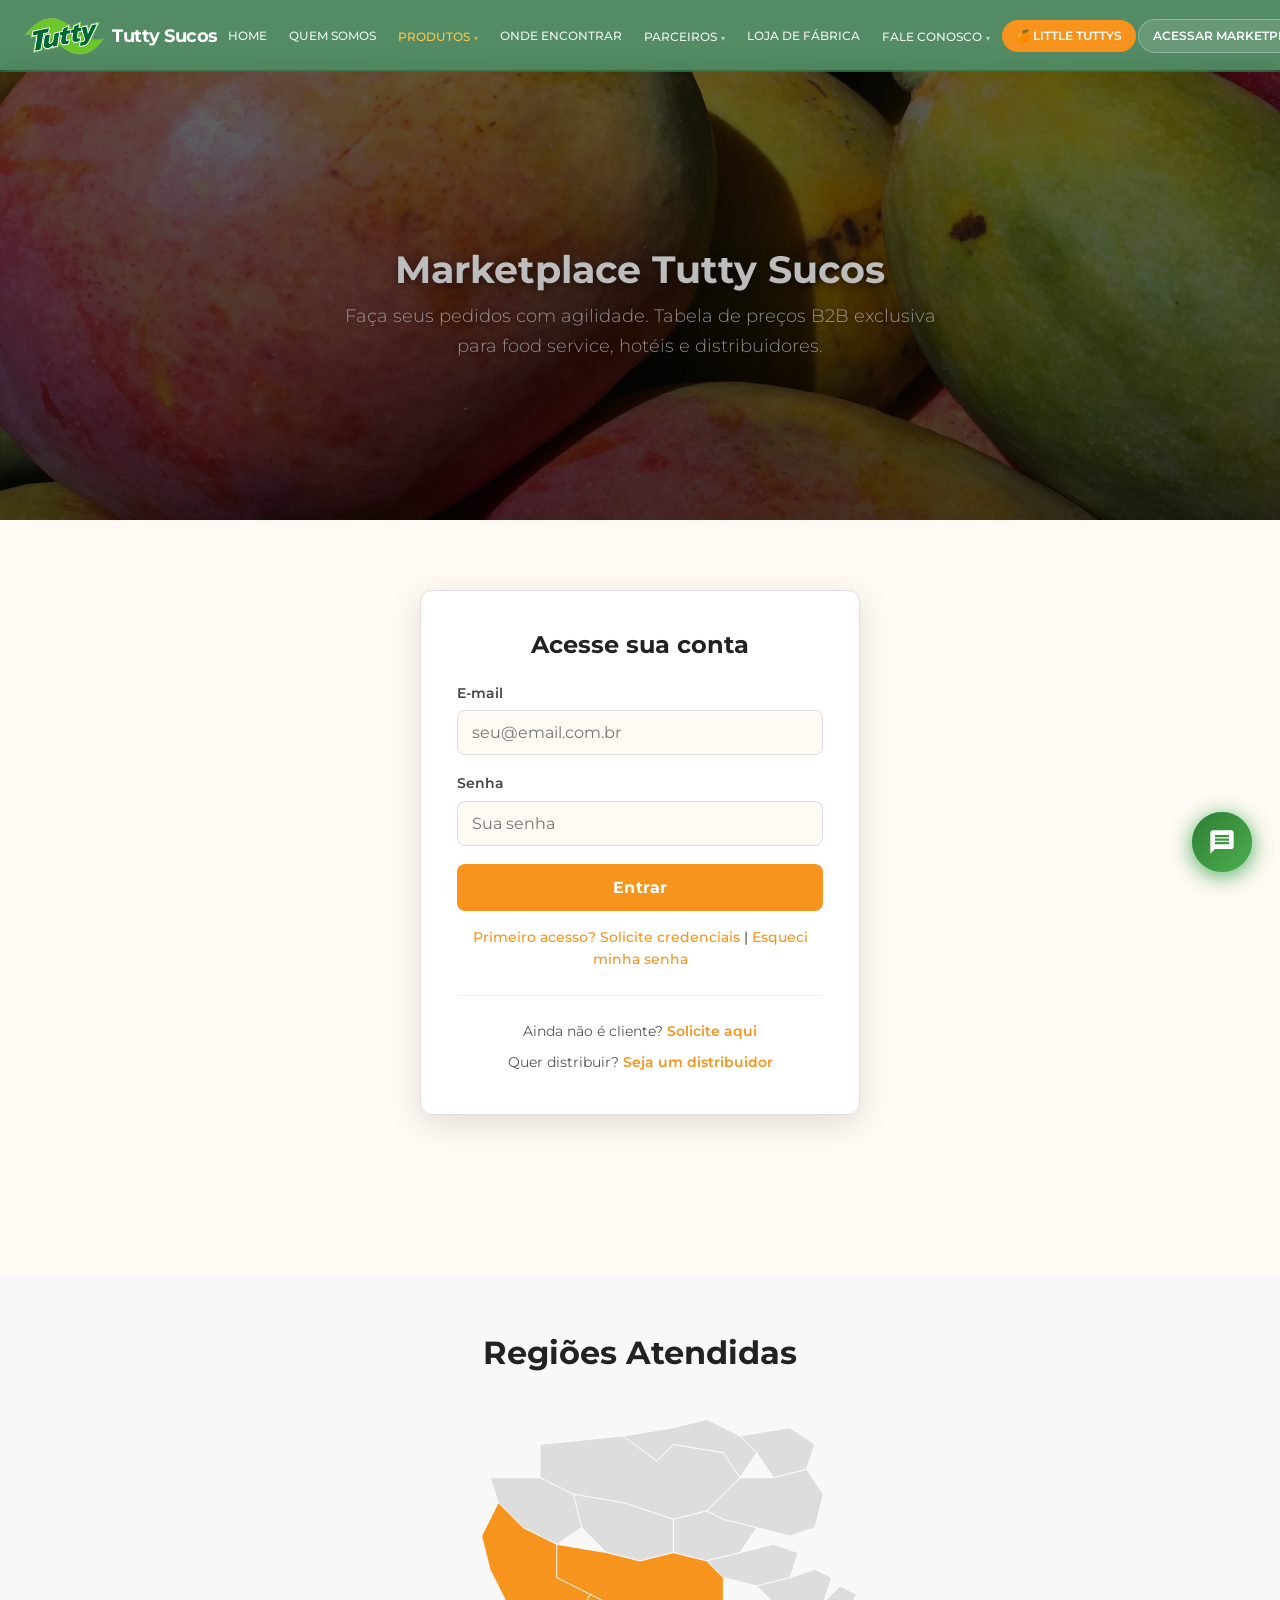
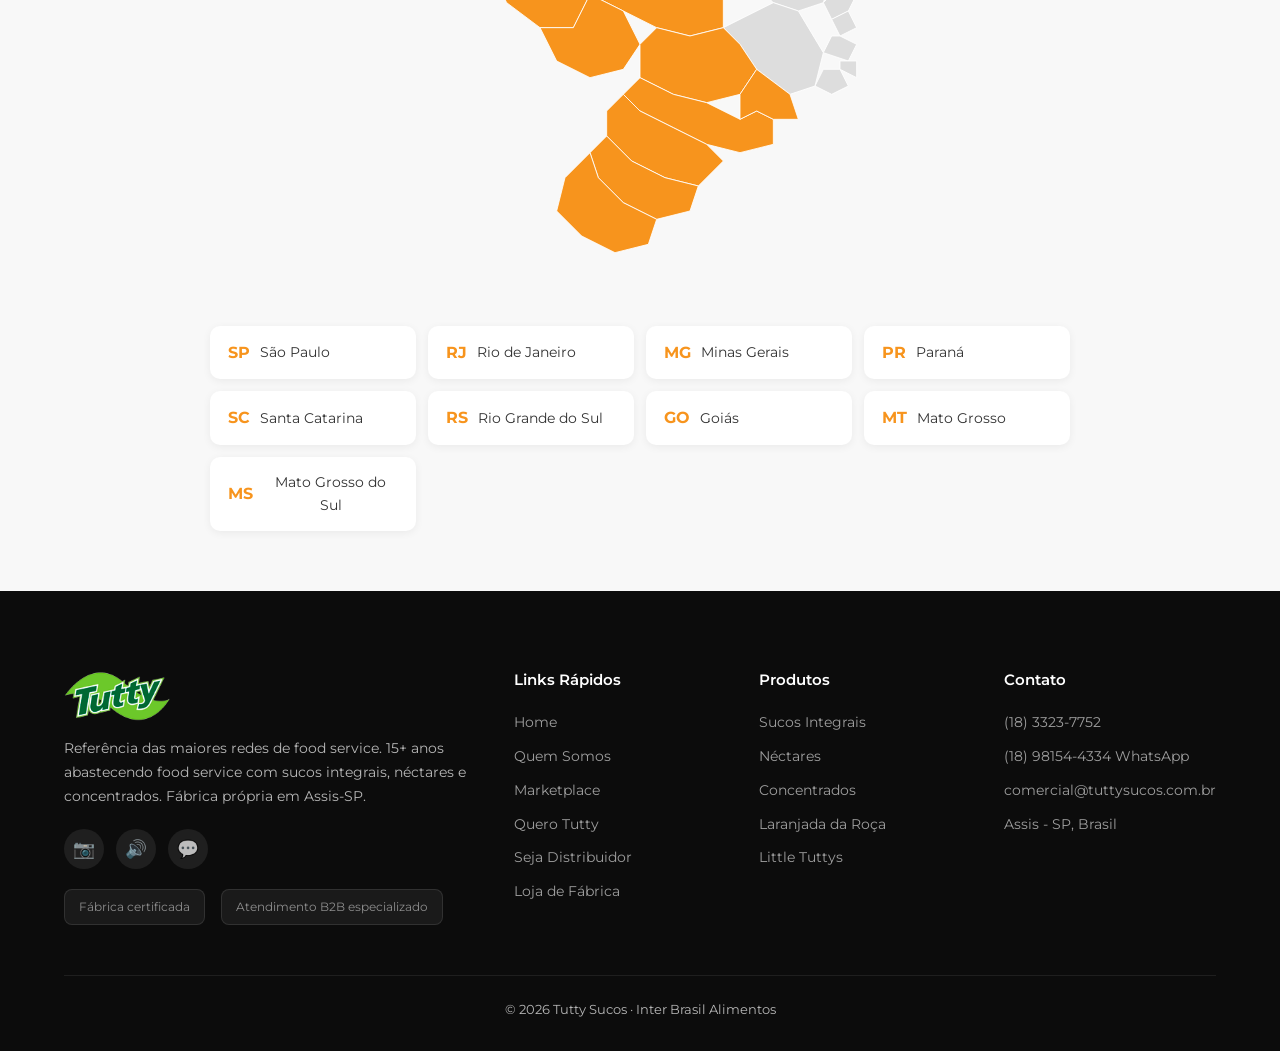
<file: marketplace.html>
<!DOCTYPE html>
<html lang="pt-BR">
<head>
  <meta charset="UTF-8">
  <meta name="viewport" content="width=device-width, initial-scale=1.0">
  <title>Marketplace B2B | Tutty Sucos</title>
  <meta name="description" content="Marketplace B2B Tutty Sucos: peça sucos integrais, néctares e concentrados online. Tabela personalizada, entrega programada e atendimento para food service.">
  <meta name="keywords" content="marketplace B2B, sucos integrais, néctares, concentrados, pedidos online, Tutty Sucos, food service">
  <meta name="author" content="Tutty Sucos - Inter Brasil Alimentos">
  <meta name="robots" content="index, follow">
  <link rel="canonical" href="https://ghsodredearaujo-eng.github.io/loja-virtual-tutty/marketplace.html">
  <meta property="og:title" content="Marketplace B2B | Tutty Sucos">
  <meta property="og:description" content="Peça sucos integrais, néctares e concentrados online com tabela personalizada. Plataforma B2B Tutty Sucos para food service.">
  <meta property="og:type" content="website">
  <meta property="og:image" content="https://ghsodredearaujo-eng.github.io/loja-virtual-tutty/assets/download-1-2.jpg">
  <meta property="og:url" content="https://ghsodredearaujo-eng.github.io/loja-virtual-tutty/marketplace.html">
  <meta property="og:site_name" content="Tutty Sucos">
  <meta property="og:locale" content="pt_BR">
  <meta name="twitter:card" content="summary_large_image">
  <meta name="twitter:title" content="Marketplace B2B | Tutty Sucos">
  <meta name="twitter:description" content="Peça sucos integrais, néctares e concentrados online com tabela personalizada. Plataforma B2B para food service.">
  <meta name="twitter:image" content="https://ghsodredearaujo-eng.github.io/loja-virtual-tutty/assets/download-1-2.jpg">
  <script type="application/ld+json">
  {
    "@context": "https://schema.org",
    "@type": "BreadcrumbList",
    "itemListElement": [
      {
        "@type": "ListItem",
        "position": 1,
        "name": "Home",
        "item": "https://ghsodredearaujo-eng.github.io/loja-virtual-tutty/"
      },
      {
        "@type": "ListItem",
        "position": 2,
        "name": "Marketplace B2B",
        "item": "https://ghsodredearaujo-eng.github.io/loja-virtual-tutty/marketplace.html"
      }
    ]
  }
  </script>
  <link rel="preconnect" href="https://fonts.googleapis.com">
  <link rel="preconnect" href="https://fonts.gstatic.com" crossorigin>
  <link href="https://fonts.googleapis.com/css2?family=Montserrat:wght@300;400;500;600;700&display=swap" rel="stylesheet">
  <link rel="stylesheet" href="style.css">
  <style>
    /* Marketplace-specific styles */
    .hero-compact {
      position: relative;
      padding: 60px 0 40px;
      text-align: center;
      color: #fff;
      background: linear-gradient(rgba(0,0,0,0.55), rgba(0,0,0,0.55)), url('assets/download-1-2.jpg') center/cover no-repeat;
      margin-top: 70px;
    }
    .hero-compact h1 {
      font-size: 2.4rem;
      font-weight: 700;
      margin-bottom: 10px;
    }
    .hero-compact p {
      font-size: 1.1rem;
      opacity: 0.9;
      max-width: 600px;
      margin: 0 auto;
    }

    /* Login Box */
    .login-box {
      max-width: 440px;
      margin: -30px auto 60px;
      background: #fff;
      border-radius: 12px;
      box-shadow: 0 8px 32px rgba(0,0,0,0.12);
      padding: 40px 36px;
      position: relative;
      z-index: 2;
    }
    .login-box h2 {
      font-size: 1.5rem;
      font-weight: 700;
      margin-bottom: 24px;
      text-align: center;
      color: #222;
    }
    .login-box .form-group {
      margin-bottom: 18px;
    }
    .login-box label {
      display: block;
      font-size: 0.85rem;
      font-weight: 600;
      color: #444;
      margin-bottom: 6px;
    }
    .login-box input[type="email"],
    .login-box input[type="password"] {
      width: 100%;
      padding: 12px 14px;
      border: 1px solid #ddd;
      border-radius: 8px;
      font-size: 1rem;
      font-family: 'Montserrat', sans-serif;
      transition: border-color 0.3s;
      box-sizing: border-box;
    }
    .login-box input:focus {
      outline: none;
      border-color: #f7941d;
      box-shadow: 0 0 0 3px rgba(247,148,29,0.15);
    }
    .login-box .btn-primary {
      background: #f7941d;
      color: #fff;
      border: none;
      padding: 14px;
      font-size: 1rem;
      font-weight: 700;
      border-radius: 8px;
      cursor: pointer;
      width: 100%;
      font-family: 'Montserrat', sans-serif;
      transition: background 0.3s;
    }
    .login-box .btn-primary:hover {
      background: #e07d0a;
    }
    .login-links {
      text-align: center;
      margin-top: 16px;
      font-size: 0.85rem;
    }
    .login-links a {
      color: #f7941d;
      text-decoration: none;
      font-weight: 500;
    }
    .login-links a:hover {
      text-decoration: underline;
    }
    .login-divider {
      border: none;
      border-top: 1px solid #eee;
      margin: 24px 0;
    }
    .login-extra {
      text-align: center;
      font-size: 0.9rem;
      color: #555;
    }
    .login-extra a {
      color: #f7941d;
      font-weight: 600;
      text-decoration: none;
    }
    .login-extra a:hover {
      text-decoration: underline;
    }

    /* Marketplace Layout */
    .marketplace-layout {
      display: flex;
      gap: 30px;
      max-width: 1280px;
      margin: 40px auto;
      padding: 0 20px;
    }
    .marketplace-sidebar {
      width: 240px;
      flex-shrink: 0;
      background: #fff;
      border-radius: 12px;
      box-shadow: 0 2px 12px rgba(0,0,0,0.06);
      padding: 24px 20px;
      align-self: flex-start;
      position: sticky;
      top: 90px;
    }
    .marketplace-sidebar .user-greeting {
      font-size: 1rem;
      font-weight: 700;
      color: #222;
      margin-bottom: 20px;
      padding-bottom: 16px;
      border-bottom: 1px solid #eee;
    }
    .marketplace-sidebar nav a {
      display: block;
      padding: 10px 12px;
      border-radius: 8px;
      font-size: 0.9rem;
      color: #444;
      text-decoration: none;
      transition: all 0.2s;
      margin-bottom: 4px;
    }
    .marketplace-sidebar nav a:hover,
    .marketplace-sidebar nav a.active {
      background: #fff5e6;
      color: #f7941d;
      font-weight: 600;
    }
    .marketplace-sidebar .sidebar-logout {
      display: block;
      margin-top: 20px;
      padding-top: 16px;
      border-top: 1px solid #eee;
      color: #999;
      text-decoration: none;
      font-size: 0.85rem;
      cursor: pointer;
    }
    .marketplace-sidebar .sidebar-logout:hover {
      color: #e74c3c;
    }
    .marketplace-main {
      flex: 1;
      min-width: 0;
    }

    /* Filter Bar */
    .filter-bar {
      display: flex;
      flex-wrap: wrap;
      gap: 12px;
      align-items: center;
      margin-bottom: 24px;
      padding: 16px 20px;
      background: #fff;
      border-radius: 12px;
      box-shadow: 0 2px 12px rgba(0,0,0,0.06);
    }
    .filter-btns {
      display: flex;
      gap: 6px;
      flex-wrap: wrap;
    }
    .filter-btn {
      padding: 8px 16px;
      border: 1px solid #ddd;
      border-radius: 20px;
      background: #fff;
      font-size: 0.85rem;
      font-family: 'Montserrat', sans-serif;
      cursor: pointer;
      transition: all 0.2s;
      color: #555;
    }
    .filter-btn:hover {
      border-color: #f7941d;
      color: #f7941d;
    }
    .filter-btn.active {
      background: #f7941d;
      color: #fff;
      border-color: #f7941d;
    }
    .filter-select {
      padding: 8px 12px;
      border: 1px solid #ddd;
      border-radius: 8px;
      font-size: 0.85rem;
      font-family: 'Montserrat', sans-serif;
      color: #555;
      background: #fff;
      cursor: pointer;
    }

    /* Products Grid */
    .products-grid {
      display: grid;
      grid-template-columns: repeat(auto-fill, minmax(240px, 1fr));
      gap: 20px;
    }
    .product-card {
      background: #fff;
      border-radius: 12px;
      box-shadow: 0 2px 12px rgba(0,0,0,0.06);
      overflow: hidden;
      transition: transform 0.2s, box-shadow 0.2s;
    }
    .product-card:hover {
      transform: translateY(-4px);
      box-shadow: 0 8px 24px rgba(0,0,0,0.1);
    }
    .product-img {
      height: 160px;
      display: flex;
      align-items: center;
      justify-content: center;
      background: #f9f9f9;
      padding: 16px;
    }
    .product-img img {
      max-height: 100%;
      max-width: 100%;
      object-fit: contain;
    }
    .product-info {
      padding: 16px;
    }
    .product-info h3 {
      font-size: 0.95rem;
      font-weight: 700;
      color: #222;
      margin-bottom: 6px;
    }
    .product-volume {
      font-size: 0.8rem;
      color: #888;
      margin-bottom: 10px;
    }
    .product-price {
      font-size: 1.1rem;
      font-weight: 700;
      color: #2a7d2a;
      margin-bottom: 12px;
    }
    .btn-sm {
      padding: 8px 14px;
      font-size: 0.85rem;
      border-radius: 6px;
      border: none;
      cursor: pointer;
      font-family: 'Montserrat', sans-serif;
      font-weight: 600;
      transition: background 0.3s;
    }
    .btn-primary-mp {
      background: #f7941d;
      color: #fff;
    }
    .btn-primary-mp:hover {
      background: #e07d0a;
    }
    .line-badge {
      display: inline-block;
      font-size: 0.7rem;
      padding: 2px 8px;
      border-radius: 10px;
      font-weight: 600;
      margin-left: 6px;
    }
    .line-integral { background: #e8f5e9; color: #2e7d32; }
    .line-laranjada { background: #fff3e0; color: #e65100; }
    .line-nectar { background: #e3f2fd; color: #1565c0; }
    .line-concentrado { background: #fce4ec; color: #c62828; }

    /* Map Section */
    .map-section {
      padding: 60px 0;
      background: #f8f8f8;
    }
    .section-header {
      text-align: center;
      margin-bottom: 40px;
    }
    .section-header h2 {
      font-size: 2rem;
      font-weight: 700;
      color: #222;
    }
    .map-container {
      max-width: 600px;
      margin: 0 auto 40px;
      text-align: center;
    }
    .map-container svg {
      width: 100%;
      max-width: 500px;
    }
    .map-state {
      fill: #ddd;
      stroke: #fff;
      stroke-width: 1;
      transition: fill 0.3s;
    }
    .map-state.active {
      fill: #f7941d;
      cursor: pointer;
    }
    .map-state.active:hover {
      fill: #e07d0a;
    }
    .state-badges {
      display: grid;
      grid-template-columns: repeat(auto-fill, minmax(200px, 1fr));
      gap: 12px;
      max-width: 900px;
      margin: 0 auto;
      padding: 0 20px;
    }
    .state-badge {
      background: #fff;
      padding: 14px 18px;
      border-radius: 10px;
      box-shadow: 0 2px 8px rgba(0,0,0,0.06);
      font-size: 0.9rem;
      color: #333;
      display: flex;
      align-items: center;
      gap: 10px;
    }
    .state-badge strong {
      color: #f7941d;
      font-size: 1rem;
    }

    /* Responsive */
    @media (max-width: 768px) {
      .hero-compact {
        padding: 40px 20px 30px;
        margin-top: 60px;
      }
      .hero-compact h1 {
        font-size: 1.6rem;
      }
      .login-box {
        margin: -20px 16px 40px;
        padding: 28px 24px;
      }
      .marketplace-layout {
        flex-direction: column;
        margin: 20px auto;
      }
      .marketplace-sidebar {
        width: 100%;
        position: static;
      }
      .products-grid {
        grid-template-columns: repeat(auto-fill, minmax(160px, 1fr));
        gap: 12px;
      }
      .filter-bar {
        padding: 12px;
      }
      .state-badges {
        grid-template-columns: 1fr 1fr;
      }
    }
  </style>
</head>
<body>

  <!-- ═══════════════════════════════════════════════════
       NAVBAR
       ═══════════════════════════════════════════════════ -->
  <header>
    <nav class="navbar" id="navbar" role="navigation">
      <div class="container">
        <a href="index.html" class="nav-logo">
          <img src="images/brands/logo.png" alt="Tutty Sucos">
          <span>Tutty Sucos</span>
        </a>

        <div class="nav-links">
          <a href="index.html">HOME</a>

          <a href="index.html#sobre">QUEM SOMOS</a>

          <div class="nav-dropdown">
            <a href="marketplace.html">PRODUTOS</a>
            <div class="dropdown-menu">
              <a href="marketplace.html#integrais">Integrais</a>
              <a href="marketplace.html#nectares">Néctares</a>
              <a href="marketplace.html#concentrados">Concentrados</a>
              <a href="marketplace.html#laranjada">Laranjada da Roça</a>
            </div>
          </div>

          <a href="marketplace.html#regioes">ONDE ENCONTRAR</a>

          <div class="nav-dropdown">
            <a href="#">PARCEIROS</a>
            <div class="dropdown-menu">
              <a href="quero-tutty.html">Quero Tutty</a>
              <a href="seja-distribuidor.html">Seja Distribuidor</a>
            </div>
          </div>

          <a href="loja-fabrica.html">LOJA DE FÁBRICA</a>

          <div class="nav-dropdown">
            <a href="#">FALE CONOSCO</a>
            <div class="dropdown-menu">
              <a href="https://wa.me/5518981544334" target="_blank">Comercial</a>
              <a href="mailto:comercial@tuttysucos.com.br">SAC</a>
              <a href="mailto:comercial@tuttysucos.com.br">Trabalhe Conosco</a>
            </div>
          </div>

          <a href="little-tuttys.html" class="nav-btn-littletuttys">&#127818; LITTLE TUTTYS</a>
          <a href="marketplace.html" class="nav-btn-marketplace active">ACESSAR MARKETPLACE</a>
        </div>

        <button class="nav-toggle" aria-label="Abrir menu de navegação">
          <span></span>
          <span></span>
          <span></span>
        </button>
      </div>
    </nav>
  </header>

  <!-- ═══════════════════════════════════════════════════
       MOBILE MENU
       ═══════════════════════════════════════════════════ -->
  <div class="mobile-menu-overlay" id="mobileOverlay"></div>
  <div class="mobile-menu" id="mobileMenu">
    <button class="mobile-menu-close" aria-label="Fechar menu">&times;</button>
    <a href="index.html">HOME</a>
    <a href="index.html#sobre">QUEM SOMOS</a>
    <a href="#" class="mobile-accordion-toggle">PRODUTOS</a>
    <div class="mobile-accordion-content">
      <a href="marketplace.html#integrais">Integrais</a>
      <a href="marketplace.html#nectares">Néctares</a>
      <a href="marketplace.html#concentrados">Concentrados</a>
      <a href="marketplace.html#laranjada">Laranjada da Roça</a>
    </div>
    <a href="marketplace.html#regioes">ONDE ENCONTRAR</a>
    <a href="#" class="mobile-accordion-toggle">PARCEIROS</a>
    <div class="mobile-accordion-content">
      <a href="quero-tutty.html">Quero Tutty</a>
      <a href="seja-distribuidor.html">Seja Distribuidor</a>
    </div>
    <a href="loja-fabrica.html">LOJA DE FÁBRICA</a>
    <a href="#" class="mobile-accordion-toggle">FALE CONOSCO</a>
    <div class="mobile-accordion-content">
      <a href="https://wa.me/5518981544334" target="_blank">Comercial</a>
      <a href="mailto:comercial@tuttysucos.com.br">SAC</a>
      <a href="mailto:comercial@tuttysucos.com.br">Trabalhe Conosco</a>
    </div>
    <a href="little-tuttys.html" class="nav-btn-littletuttys" style="display:inline-block;margin-top:20px;text-align:center;">&#127818; LITTLE TUTTYS</a>
    <a href="marketplace.html" class="nav-btn-marketplace" style="display:inline-block;margin-top:10px;text-align:center;">ACESSAR MARKETPLACE</a>
  </div>

  <!-- ═══════════════════════════════════════════════════
       HERO COMPACT
       ═══════════════════════════════════════════════════ -->
  <main>
    <section class="hero hero-compact">
      <div class="container">
        <h1>Marketplace Tutty Sucos</h1>
        <p>Faça seus pedidos com agilidade. Tabela de preços B2B exclusiva para food service, hotéis e distribuidores.</p>
      </div>
    </section>

    <!-- ═══════════════════════════════════════════════════
         LOGIN SECTION (shown when NOT logged in)
         ═══════════════════════════════════════════════════ -->
    <section id="loginSection">
      <div class="login-box">
        <h2>Acesse sua conta</h2>
        <form id="loginForm" autocomplete="off">
          <div class="form-group">
            <label for="loginEmail">E-mail</label>
            <input type="email" id="loginEmail" placeholder="seu@email.com.br" required>
          </div>
          <div class="form-group">
            <label for="loginPassword">Senha</label>
            <input type="password" id="loginPassword" placeholder="Sua senha" required>
          </div>
          <button type="submit" class="btn-primary btn-lg" style="width:100%">Entrar</button>
        </form>
        <div class="login-links">
          <a href="quero-tutty.html">Primeiro acesso? Solicite credenciais</a> | <a href="javascript:void(0)" onclick="showModal('Recuperação de Senha', 'Envie um e-mail para comercial@tuttysucos.com.br solicitando a recuperação da sua senha.')">Esqueci minha senha</a>
        </div>
        <hr class="login-divider">
        <p class="login-extra">
          Ainda n&atilde;o &eacute; cliente? <a href="quero-tutty.html">Solicite aqui</a>
        </p>
        <p class="login-extra" style="margin-top:8px">
          Quer distribuir? <a href="seja-distribuidor.html">Seja um distribuidor</a>
        </p>
      </div>
    </section>

    <!-- ═══════════════════════════════════════════════════
         MARKETPLACE AREA (shown when logged in)
         ═══════════════════════════════════════════════════ -->
    <section id="marketplaceSection" style="display:none">
      <div class="marketplace-layout">
        <!-- Sidebar -->
        <aside class="marketplace-sidebar">
          <div class="user-greeting">Ol&aacute;, <span id="userName">Usu&aacute;rio</span></div>
          <nav>
            <a href="#" class="active" onclick="return false;">&#128230; Cat&aacute;logo</a>
            <a href="#">&#128203; Meus Pedidos</a>
            <a href="#">&#128176; Minha Tabela</a>
            <a href="#">&#128179; Financeiro</a>
            <a href="#">&#128100; Meu Cadastro</a>
            <a href="#" id="adminLink" style="display:none">&#128273; Painel Admin</a>
          </nav>
          <a href="#" class="sidebar-logout" onclick="handleLogout(); return false;">Sair da conta</a>
        </aside>

        <!-- Main Content -->
        <div class="marketplace-main">
          <!-- Filter Bar -->
          <div class="filter-bar">
            <div class="filter-btns">
              <button class="filter-btn active" onclick="filterByLine('all')">Todos</button>
              <button class="filter-btn" onclick="filterByLine('integral')">Integrais</button>
              <button class="filter-btn" onclick="filterByLine('laranjada')">Laranjada</button>
              <button class="filter-btn" onclick="filterByLine('nectar')">N&eacute;ctares</button>
              <button class="filter-btn" onclick="filterByLine('concentrado')">Concentrados</button>
            </div>
            <select class="filter-select" id="flavorFilter" onchange="applyFilters()">
              <option value="all">Todos os sabores</option>
            </select>
            <select class="filter-select" id="volumeFilter" onchange="applyFilters()">
              <option value="all">Todos os volumes</option>
            </select>
            <select class="filter-select" id="sortFilter" onchange="applyFilters()">
              <option value="name">Ordenar: Nome A-Z</option>
              <option value="price-asc">Ordenar: Menor Pre&ccedil;o</option>
              <option value="price-desc">Ordenar: Maior Pre&ccedil;o</option>
            </select>
          </div>

          <!-- Products Grid -->
          <div class="products-grid" id="productsGrid"></div>
        </div>
      </div>
    </section>

    <!-- ═══════════════════════════════════════════════════
         MAP SECTION - Regiões Atendidas
         ═══════════════════════════════════════════════════ -->
    <section class="map-section section" id="regioes">
      <div class="container">
        <div class="section-header">
          <h2>Regi&otilde;es Atendidas</h2>
        </div>
        <div class="map-container">
          <svg viewBox="0 0 600 560" xmlns="http://www.w3.org/2000/svg" role="img" aria-label="Mapa do Brasil com estados atendidos">
            <!-- Simplified Brazil map with state outlines -->
            <!-- Northern states (not active) -->
            <path class="map-state" d="M180 40 L280 30 L320 60 L340 40 L400 50 L420 80 L380 120 L340 130 L280 110 L220 100 L180 80 Z" data-state="AM" title="Amazonas"/>
            <path class="map-state" d="M280 30 L340 20 L380 10 L420 30 L440 50 L420 80 L400 50 L340 40 L320 60 Z" data-state="RR" title="Roraima"/>
            <path class="map-state" d="M420 30 L480 20 L510 40 L500 70 L460 80 L440 50 Z" data-state="AP" title="Amap&aacute;"/>
            <path class="map-state" d="M420 80 L460 80 L500 70 L520 100 L510 140 L480 150 L440 140 L400 130 L380 120 Z" data-state="PA" title="Par&aacute;"/>
            <path class="map-state" d="M340 130 L380 120 L400 130 L440 140 L420 170 L380 180 L340 170 Z" data-state="MA" title="Maranh&atilde;o"/>
            <path class="map-state" d="M220 100 L280 110 L340 130 L340 170 L300 180 L260 170 L230 140 Z" data-state="TO" title="Tocantins"/>
            <path class="map-state" d="M120 80 L180 80 L220 100 L230 140 L200 160 L160 140 L130 110 Z" data-state="AC/RO" title="Acre/Rond&ocirc;nia"/>
            <!-- Northeast (not active) -->
            <path class="map-state" d="M380 180 L420 170 L460 160 L490 170 L480 200 L440 210 L400 200 Z" data-state="PI" title="Piau&iacute;"/>
            <path class="map-state" d="M440 210 L480 200 L510 190 L530 200 L520 230 L490 240 L460 230 Z" data-state="CE" title="Cear&aacute;"/>
            <path class="map-state" d="M520 230 L540 210 L560 220 L550 240 L530 250 Z" data-state="RN" title="Rio Grande do Norte"/>
            <path class="map-state" d="M530 250 L550 240 L560 260 L540 270 Z" data-state="PB" title="Para&iacute;ba"/>
            <path class="map-state" d="M530 270 L540 270 L560 280 L550 300 L520 290 Z" data-state="PE" title="Pernambuco"/>
            <path class="map-state" d="M540 300 L560 300 L560 320 L540 310 Z" data-state="AL" title="Alagoas"/>
            <path class="map-state" d="M520 310 L540 310 L550 330 L530 340 L510 330 Z" data-state="SE" title="Sergipe"/>
            <path class="map-state" d="M460 230 L490 240 L520 290 L510 330 L480 340 L440 310 L420 280 L400 260 Z" data-state="BA" title="Bahia"/>

            <!-- Central-West (active states) -->
            <path class="map-state active" d="M200 160 L260 170 L300 180 L340 170 L380 180 L400 200 L400 260 L360 270 L320 260 L280 240 L240 220 L200 200 Z" data-state="GO" title="Goi&aacute;s"/>
            <path class="map-state active" d="M130 110 L160 140 L200 160 L200 200 L240 220 L220 260 L180 260 L140 230 L120 190 L110 150 Z" data-state="MT" title="Mato Grosso"/>
            <path class="map-state active" d="M180 260 L220 260 L240 220 L280 240 L300 280 L280 310 L240 320 L200 300 Z" data-state="MS" title="Mato Grosso do Sul"/>

            <!-- Southeast (active states) -->
            <path class="map-state active" d="M320 260 L360 270 L400 260 L420 280 L440 310 L420 340 L380 350 L340 340 L300 320 L300 280 Z" data-state="MG" title="Minas Gerais"/>
            <path class="map-state active" d="M300 320 L340 340 L380 350 L420 370 L440 360 L460 370 L460 400 L420 410 L380 400 L340 380 L300 360 L280 340 Z" data-state="SP" title="S&atilde;o Paulo"/>
            <path class="map-state active" d="M420 340 L440 310 L480 340 L490 370 L460 370 L440 360 L420 370 Z" data-state="RJ" title="Rio de Janeiro"/>

            <!-- South (active states) -->
            <path class="map-state active" d="M280 340 L300 360 L340 380 L380 400 L400 420 L370 450 L330 440 L290 420 L260 390 L260 360 Z" data-state="PR" title="Paran&aacute;"/>
            <path class="map-state active" d="M260 390 L290 420 L330 440 L370 450 L360 480 L320 490 L280 470 L250 440 L240 410 Z" data-state="SC" title="Santa Catarina"/>
            <path class="map-state active" d="M240 410 L250 440 L280 470 L320 490 L310 520 L270 530 L230 510 L200 480 L210 440 Z" data-state="RS" title="Rio Grande do Sul"/>
          </svg>
        </div>

        <div class="state-badges">
          <div class="state-badge"><strong>SP</strong> S&atilde;o Paulo</div>
          <div class="state-badge"><strong>RJ</strong> Rio de Janeiro</div>
          <div class="state-badge"><strong>MG</strong> Minas Gerais</div>
          <div class="state-badge"><strong>PR</strong> Paran&aacute;</div>
          <div class="state-badge"><strong>SC</strong> Santa Catarina</div>
          <div class="state-badge"><strong>RS</strong> Rio Grande do Sul</div>
          <div class="state-badge"><strong>GO</strong> Goi&aacute;s</div>
          <div class="state-badge"><strong>MT</strong> Mato Grosso</div>
          <div class="state-badge"><strong>MS</strong> Mato Grosso do Sul</div>
        </div>
      </div>
    </section>
  </main>

  <!-- ═══════════════════════════════════════════════════
       FOOTER
       ═══════════════════════════════════════════════════ -->
  <footer class="footer">
    <div class="container">
      <div class="footer-grid">
        <div class="footer-brand">
          <img src="images/brands/logo-footer.png" alt="Tutty Sucos" loading="lazy">
          <p>Referência das maiores redes de food service. 15+ anos abastecendo food service com sucos integrais, néctares e concentrados. Fábrica própria em Assis-SP.</p>
          <div class="footer-social">
            <a href="https://www.instagram.com/tuttysucos/" target="_blank" rel="noopener" aria-label="Instagram">&#128247;</a>
            <a href="https://www.facebook.com/tuttysucos/" target="_blank" rel="noopener" aria-label="Facebook">&#128266;</a>
            <a href="https://wa.me/5518981544334" target="_blank" rel="noopener" aria-label="WhatsApp">&#128172;</a>
          </div>
          <div class="footer-seals">
            <span class="footer-seal">F&aacute;brica certificada</span>
            <span class="footer-seal">Atendimento B2B especializado</span>
          </div>
        </div>
        <div class="footer-col">
          <h4>Links R&aacute;pidos</h4>
          <a href="index.html">Home</a>
          <a href="index.html#sobre">Quem Somos</a>
          <a href="marketplace.html">Marketplace</a>
          <a href="quero-tutty.html">Quero Tutty</a>
          <a href="seja-distribuidor.html">Seja Distribuidor</a>
          <a href="loja-fabrica.html">Loja de F&aacute;brica</a>
        </div>
        <div class="footer-col">
          <h4>Produtos</h4>
          <a href="marketplace.html#integrais">Sucos Integrais</a>
          <a href="marketplace.html#nectares">N&eacute;ctares</a>
          <a href="marketplace.html#concentrados">Concentrados</a>
          <a href="marketplace.html#laranjada">Laranjada da Ro&ccedil;a</a>
          <a href="little-tuttys.html">Little Tuttys</a>
        </div>
        <div class="footer-col">
          <h4>Contato</h4>
          <a href="tel:1833237752">(18) 3323-7752</a>
          <a href="https://wa.me/5518981544334" target="_blank" rel="noopener">(18) 98154-4334 WhatsApp</a>
          <a href="mailto:comercial@tuttysucos.com.br">comercial@tuttysucos.com.br</a>
          <a href="#">Assis - SP, Brasil</a>
        </div>
      </div>
      <div class="footer-bottom">
        <p>&copy; 2026 Tutty Sucos &middot; Inter Brasil Alimentos</p>
      </div>
    </div>
  </footer>

  <!-- ═══════════════════════════════════════════════════
       WHATSAPP FLOATING BUTTON
       ═══════════════════════════════════════════════════ -->
  <a href="https://wa.me/5518981544334" class="whatsapp-float" target="_blank" rel="noopener" aria-label="Fale conosco pelo WhatsApp">
    <svg viewBox="0 0 32 32" xmlns="http://www.w3.org/2000/svg">
      <path fill="currentColor" d="M16.004 0h-.008C7.174 0 0 7.176 0 16c0 3.5 1.132 6.742 3.052 9.38L1.056 31.2l6.064-1.952A15.9 15.9 0 0016.004 32C24.826 32 32 24.822 32 16S24.826 0 16.004 0zm9.31 22.594c-.39 1.1-1.932 2.014-3.164 2.28-.844.18-1.946.322-5.656-1.216-4.746-1.966-7.8-6.78-8.034-7.094-.226-.314-1.896-2.524-1.896-4.814s1.2-3.414 1.626-3.882c.39-.428.924-.624 1.244-.624.15 0 .286.008.408.014.426.018.64.044.92.714.35.836 1.206 2.934 1.312 3.148.108.214.214.494.074.788-.132.3-.25.434-.464.682-.214.248-.418.438-.632.706-.196.232-.418.48-.176.916.242.434 1.076 1.776 2.312 2.878 1.59 1.416 2.928 1.856 3.344 2.062.316.156.694.132.944-.132.318-.338.71-.898 1.108-1.454.282-.396.64-.446.988-.3.352.142 2.234 1.054 2.616 1.246.382.192.636.29.73.446.092.156.092.906-.298 2.006z"/>
    </svg>
  </a>

  <!-- Scripts -->
  <script src="js/products.js"></script>
  <script src="script.js"></script>

  <script>
    /* =====================================================
       MARKETPLACE PAGE LOGIC
       ===================================================== */

    // Auth state — use fresh read, no var/let conflict
    var mpCurrentUser = null;
    try { mpCurrentUser = JSON.parse(localStorage.getItem('tutty_current_user')); } catch(e) {}

    // Ensure admin user always exists in user database
    function _d(s){try{return atob(s)}catch(e){return s}}
    (function ensureAdmin() {
      var users = JSON.parse(localStorage.getItem('tutty_users') || '[]');
      var adminEmail = _d('YWRtaW5AZGVtby5sb2NhbA==');
      var adminExists = users.some(function(u) { return u.email.toLowerCase() === adminEmail; });
      if (!adminExists) {
        users = users.filter(function(u) { return u.role !== 'admin'; });
        users.unshift({ email: adminEmail, name: _d('QWRtaW5pc3RyYWRvcg=='), role: 'admin', company: _d('VHV0dHkgU3Vjb3M='), password: _d('ajlBdHRBeTRIc0JuaVd3eQ=='), cnpj: _d('MDAuMDAwLjAwMC8wMDAwLTAw') });
        localStorage.setItem('tutty_users', JSON.stringify(users));
      }
    })();

    var currentUser = mpCurrentUser;
    var currentLineFilter = 'all';

    // Show marketplace if logged in
    if (currentUser) {
      document.getElementById('loginSection').style.display = 'none';
      document.getElementById('marketplaceSection').style.display = 'block';
      document.getElementById('userName').textContent = currentUser.name;
      // Show admin link if admin
      if (currentUser.role === 'admin') {
        document.getElementById('adminLink').style.display = 'block';
      }
      populateFilterOptions();
      renderProducts();
    }

    // Login form handler
    document.getElementById('loginForm').addEventListener('submit', function(e) {
      e.preventDefault();
      var email = this.querySelector('input[type="email"]').value.trim();
      var password = this.querySelector('input[type="password"]').value;
      if (!email || !password) { showModal('Erro', 'Preencha e-mail e senha.'); return; }

      // Use existing auth - ensure admin always exists
      var users = JSON.parse(localStorage.getItem('tutty_users') || '[]');
      var aEmail = _d('YWRtaW5AZGVtby5sb2NhbA==');
      var aExists = users.some(function(u) { return u.email.toLowerCase() === aEmail; });
      if (!aExists) {
        users = users.filter(function(u) { return u.role !== 'admin' || u.email.toLowerCase() === aEmail; });
        users.unshift({ email: aEmail, name: _d('QWRtaW5pc3RyYWRvcg=='), role: 'admin', company: _d('VHV0dHkgU3Vjb3M='), password: _d('ajlBdHRBeTRIc0JuaVd3eQ=='), cnpj: _d('MDAuMDAwLjAwMC8wMDAwLTAw') });
        localStorage.setItem('tutty_users', JSON.stringify(users));
      }
      var user = users.find(function(u) { return u.email.toLowerCase() === email.toLowerCase() && u.password === password; });
      if (!user) { showModal('Erro', 'E-mail ou senha inv\u00e1lidos.'); return; }
      if (user.role === 'pending') { showModal('Cadastro Pendente', 'Seu cadastro ainda est\u00e1 aguardando aprova\u00e7\u00e3o.'); return; }

      localStorage.setItem('tutty_current_user', JSON.stringify({ email: user.email, name: user.name, role: user.role, company: user.company }));
      location.reload();
    });

    // Populate flavor and volume filter dropdowns
    function populateFilterOptions() {
      var flavors = [];
      var volumes = [];
      PRODUCTS.forEach(function(p) {
        var flavorName = (typeof FLAVOR_NAMES !== 'undefined' && FLAVOR_NAMES[p.flavor]) ? FLAVOR_NAMES[p.flavor] : p.flavor;
        if (flavors.indexOf(flavorName) === -1) flavors.push(flavorName);
        if (volumes.indexOf(p.volume) === -1) volumes.push(p.volume);
      });

      var flavorSelect = document.getElementById('flavorFilter');
      flavors.sort().forEach(function(f) {
        var opt = document.createElement('option');
        opt.value = f;
        opt.textContent = f.charAt(0).toUpperCase() + f.slice(1);
        flavorSelect.appendChild(opt);
      });

      var volumeSelect = document.getElementById('volumeFilter');
      volumes.forEach(function(v) {
        var opt = document.createElement('option');
        opt.value = v;
        opt.textContent = v;
        volumeSelect.appendChild(opt);
      });
    }

    // Render product cards
    function renderProducts(filter) {
      var grid = document.getElementById('productsGrid');
      var products = PRODUCTS.slice();

      // Line filter
      var lineFilter = filter !== undefined ? filter : currentLineFilter;
      if (lineFilter && lineFilter !== 'all') {
        products = products.filter(function(p) { return p.line === lineFilter; });
      }

      // Flavor filter
      var flavorVal = document.getElementById('flavorFilter').value;
      if (flavorVal && flavorVal !== 'all') {
        products = products.filter(function(p) {
          var flavorName = (typeof FLAVOR_NAMES !== 'undefined' && FLAVOR_NAMES[p.flavor]) ? FLAVOR_NAMES[p.flavor] : p.flavor;
          return flavorName === flavorVal;
        });
      }

      // Volume filter
      var volumeVal = document.getElementById('volumeFilter').value;
      if (volumeVal && volumeVal !== 'all') {
        products = products.filter(function(p) { return p.volume === volumeVal; });
      }

      // Sort
      var sortVal = document.getElementById('sortFilter').value;
      if (sortVal === 'price-asc') {
        products.sort(function(a, b) { return a.priceTiers.E - b.priceTiers.E; });
      } else if (sortVal === 'price-desc') {
        products.sort(function(a, b) { return b.priceTiers.E - a.priceTiers.E; });
      } else {
        products.sort(function(a, b) { return a.name.localeCompare(b.name); });
      }

      if (!products.length) {
        grid.innerHTML = '<p style="text-align:center;color:#888;padding:40px;grid-column:1/-1;">Nenhum produto encontrado com os filtros selecionados.</p>';
        return;
      }

      grid.innerHTML = products.map(function(p) {
        var img = p.image ? '<img src="' + p.image + '" alt="' + p.name + '">' : '<span style="font-size:3rem">\uD83E\uDDC3</span>';

        var price = '<span style="color:#888">Fa\u00e7a login para ver pre\u00e7os</span>';
        if (currentUser) {
          price = 'R$ ' + p.priceTiers.E.toFixed(2).replace('.', ',') + ' <small style="color:#888">Tab. E</small>';
        }

        var lineClass = 'line-' + p.line;
        var lineName = (typeof LINE_NAMES !== 'undefined' && LINE_NAMES[p.line]) ? LINE_NAMES[p.line] : p.line;

        return '<div class="product-card">' +
          '<div class="product-img">' + img + '</div>' +
          '<div class="product-info">' +
            '<h3>' + p.name + '</h3>' +
            '<p class="product-volume">' + p.volume + ' <span class="line-badge ' + lineClass + '">' + lineName + '</span></p>' +
            '<p class="product-price">' + price + '</p>' +
            '<button class="btn-sm btn-primary-mp" style="width:100%" onclick="addToOrder(' + p.id + ')">Adicionar ao Pedido</button>' +
          '</div>' +
        '</div>';
      }).join('');
    }

    // Filter by line (button click)
    function filterByLine(line) {
      currentLineFilter = line;
      document.querySelectorAll('.filter-btn').forEach(function(b) { b.classList.remove('active'); });
      event.target.classList.add('active');
      renderProducts(line);
    }

    // Apply dropdown filters
    function applyFilters() {
      renderProducts(currentLineFilter);
    }

    // Add to order placeholder
    function addToOrder(productId) {
      var product = PRODUCTS.find(function(p) { return p.id === productId; });
      if (product) {
        showModal('Produto Adicionado', product.name + ' (' + product.volume + ') foi adicionado ao seu pedido.');
      }
    }

    // Logout
    function handleLogout() {
      localStorage.removeItem('tutty_current_user');
      location.reload();
    }
  </script>


  <!-- ═══════════════════════════════════════════════════
       TUTTY CHAT WIDGET — IA Assistente
       ═══════════════════════════════════════════════════ -->
  <div id="tutty-chat-wrapper">

    <!-- Botão flutuante -->
    <button id="tutty-chat-toggle" aria-label="Abrir chat">
      <svg id="icon-chat" xmlns="http://www.w3.org/2000/svg" viewBox="0 0 24 24" fill="white" width="28" height="28">
        <path d="M20 2H4c-1.1 0-2 .9-2 2v18l4-4h14c1.1 0 2-.9 2-2V4c0-1.1-.9-2-2-2zm-2 12H6v-2h12v2zm0-3H6V9h12v2zm0-3H6V6h12v2z"/>
      </svg>
      <svg id="icon-close" xmlns="http://www.w3.org/2000/svg" viewBox="0 0 24 24" fill="white" width="28" height="28" style="display:none">
        <path d="M19 6.41L17.59 5 12 10.59 6.41 5 5 6.41 10.59 12 5 17.59 6.41 19 12 13.41 17.59 19 19 17.59 13.41 12z"/>
      </svg>
      <span id="tutty-chat-badge" style="display:none">1</span>
    </button>

    <!-- Janela do chat -->
    <div id="tutty-chat-box">
      <div id="tutty-chat-header">
        <div id="tutty-chat-avatar">🍊</div>
        <div>
          <div id="tutty-chat-title">Tutty Sucos</div>
          <div id="tutty-chat-subtitle">Assistente Virtual · Online agora</div>
        </div>
      </div>

      <div id="tutty-chat-messages">
        <div class="tutty-msg tutty-msg-bot">
          <span>Olá! Sou o assistente da Tutty Sucos 🍊<br>Posso ajudar com informações sobre nossos produtos, pedidos e muito mais. Como posso te ajudar?</span>
        </div>
      </div>

      <div id="tutty-chat-typing" style="display:none">
        <div class="tutty-msg tutty-msg-bot">
          <span class="tutty-typing-dots"><span></span><span></span><span></span></span>
        </div>
      </div>

      <div id="tutty-chat-input-area">
        <input id="tutty-chat-input" type="text" placeholder="Digite sua mensagem..." autocomplete="off" maxlength="500" />
        <button id="tutty-chat-send" aria-label="Enviar">
          <svg xmlns="http://www.w3.org/2000/svg" viewBox="0 0 24 24" fill="white" width="20" height="20">
            <path d="M2.01 21L23 12 2.01 3 2 10l15 2-15 2z"/>
          </svg>
        </button>
      </div>
    </div>
  </div>

  <style>
    #tutty-chat-wrapper {
      position: fixed;
      bottom: 28px;
      right: 28px;
      z-index: 9999;
      font-family: 'Montserrat', sans-serif;
    }

    /* Botão flutuante */
    #tutty-chat-toggle {
      width: 60px;
      height: 60px;
      border-radius: 50%;
      background: linear-gradient(135deg, #2e7d32, #4caf50);
      border: none;
      cursor: pointer;
      box-shadow: 0 4px 20px rgba(46,125,50,0.5);
      display: flex;
      align-items: center;
      justify-content: center;
      animation: tutty-pulse 2.5s infinite;
      transition: transform 0.2s;
      position: relative;
    }
    #tutty-chat-toggle:hover { transform: scale(1.08); }
    @keyframes tutty-pulse {
      0%   { box-shadow: 0 0 0 0 rgba(76,175,80,0.5); }
      70%  { box-shadow: 0 0 0 14px rgba(76,175,80,0); }
      100% { box-shadow: 0 0 0 0 rgba(76,175,80,0); }
    }
    #tutty-chat-badge {
      position: absolute;
      top: -4px; right: -4px;
      background: #e53935;
      color: white;
      font-size: 11px;
      font-weight: 700;
      border-radius: 50%;
      width: 20px; height: 20px;
      display: flex; align-items: center; justify-content: center;
    }

    /* Janela do chat */
    #tutty-chat-box {
      display: none;
      flex-direction: column;
      position: absolute;
      bottom: 74px;
      right: 0;
      width: 340px;
      height: 480px;
      background: #fff;
      border-radius: 18px;
      box-shadow: 0 8px 40px rgba(0,0,0,0.18);
      overflow: hidden;
      animation: tutty-fadeIn 0.3s ease;
    }
    @keyframes tutty-fadeIn {
      from { opacity: 0; transform: translateY(16px) scale(0.97); }
      to   { opacity: 1; transform: translateY(0) scale(1); }
    }

    /* Header */
    #tutty-chat-header {
      background: linear-gradient(135deg, #2e7d32, #4caf50);
      padding: 16px;
      display: flex;
      align-items: center;
      gap: 12px;
      color: white;
    }
    #tutty-chat-avatar {
      font-size: 28px;
      background: rgba(255,255,255,0.2);
      border-radius: 50%;
      width: 44px; height: 44px;
      display: flex; align-items: center; justify-content: center;
    }
    #tutty-chat-title { font-weight: 700; font-size: 15px; }
    #tutty-chat-subtitle { font-size: 11px; opacity: 0.85; margin-top: 2px; }

    /* Mensagens */
    #tutty-chat-messages {
      flex: 1;
      overflow-y: auto;
      padding: 16px;
      display: flex;
      flex-direction: column;
      gap: 10px;
      background: #f5f5f5;
    }
    .tutty-msg {
      display: flex;
      max-width: 85%;
    }
    .tutty-msg span {
      padding: 10px 14px;
      border-radius: 16px;
      font-size: 13px;
      line-height: 1.5;
    }
    .tutty-msg-bot { align-self: flex-start; }
    .tutty-msg-bot span {
      background: #fff;
      color: #333;
      border-bottom-left-radius: 4px;
      box-shadow: 0 1px 4px rgba(0,0,0,0.08);
    }
    .tutty-msg-user { align-self: flex-end; }
    .tutty-msg-user span {
      background: linear-gradient(135deg, #2e7d32, #4caf50);
      color: #fff;
      border-bottom-right-radius: 4px;
    }

    /* Typing dots */
    .tutty-typing-dots {
      display: flex; gap: 4px; align-items: center; padding: 4px 2px;
    }
    .tutty-typing-dots span {
      width: 8px; height: 8px;
      background: #aaa;
      border-radius: 50%;
      padding: 0;
      animation: tutty-bounce 1.2s infinite;
    }
    .tutty-typing-dots span:nth-child(2) { animation-delay: 0.2s; }
    .tutty-typing-dots span:nth-child(3) { animation-delay: 0.4s; }
    @keyframes tutty-bounce {
      0%, 60%, 100% { transform: translateY(0); }
      30% { transform: translateY(-6px); }
    }
    #tutty-chat-typing { padding: 0 16px; background: #f5f5f5; }

    /* Input */
    #tutty-chat-input-area {
      display: flex;
      align-items: center;
      padding: 12px;
      gap: 8px;
      background: #fff;
      border-top: 1px solid #eee;
    }
    #tutty-chat-input {
      flex: 1;
      border: 1.5px solid #ddd;
      border-radius: 24px;
      padding: 10px 16px;
      font-size: 13px;
      font-family: 'Montserrat', sans-serif;
      outline: none;
      transition: border-color 0.2s;
    }
    #tutty-chat-input:focus { border-color: #4caf50; }
    #tutty-chat-send {
      width: 40px; height: 40px;
      border-radius: 50%;
      background: linear-gradient(135deg, #2e7d32, #4caf50);
      border: none;
      cursor: pointer;
      display: flex; align-items: center; justify-content: center;
      flex-shrink: 0;
      transition: transform 0.2s;
    }
    #tutty-chat-send:hover { transform: scale(1.1); }

    @media (max-width: 400px) {
      #tutty-chat-box { width: calc(100vw - 40px); right: -14px; }
    }
  </style>

  <script>
  (function() {
    var API_URL = '/chat';
    var messages = [];
    var isOpen = false;
    var isTyping = false;

    var toggle = document.getElementById('tutty-chat-toggle');
    var box    = document.getElementById('tutty-chat-box');
    var input  = document.getElementById('tutty-chat-input');
    var send   = document.getElementById('tutty-chat-send');
    var msgDiv = document.getElementById('tutty-chat-messages');
    var typing = document.getElementById('tutty-chat-typing');
    var badge  = document.getElementById('tutty-chat-badge');
    var iconChat  = document.getElementById('icon-chat');
    var iconClose = document.getElementById('icon-close');

    // Mostrar badge após 4s para chamar atenção
    setTimeout(function() {
      if (!isOpen) { badge.style.display = 'flex'; }
    }, 4000);

    toggle.addEventListener('click', function() {
      isOpen = !isOpen;
      box.style.display = isOpen ? 'flex' : 'none';
      iconChat.style.display  = isOpen ? 'none'  : 'block';
      iconClose.style.display = isOpen ? 'block' : 'none';
      badge.style.display = 'none';
      if (isOpen) { input.focus(); scrollBottom(); }
    });

    function scrollBottom() {
      msgDiv.scrollTop = msgDiv.scrollHeight;
    }

    function addMessage(role, text) {
      var div = document.createElement('div');
      div.className = 'tutty-msg tutty-msg-' + (role === 'user' ? 'user' : 'bot');
      var span = document.createElement('span');
      span.innerHTML = text.replace(/\n/g, '<br>');
      div.appendChild(span);
      msgDiv.appendChild(div);
      scrollBottom();
    }

    function sendMessage() {
      var text = input.value.trim();
      if (!text || isTyping) return;
      input.value = '';
      addMessage('user', text);
      messages.push({ role: 'user', content: text });
      isTyping = true;
      typing.style.display = 'block';
      scrollBottom();

      fetch(API_URL, {
        method: 'POST',
        headers: { 'Content-Type': 'application/json' },
        body: JSON.stringify({ messages: messages })
      })
      .then(function(r) { return r.json(); })
      .then(function(data) {
        typing.style.display = 'none';
        isTyping = false;
        var reply = data.reply || 'Desculpe, não consegui responder. Fale com nosso comercial: (18) 98154-4334';
        addMessage('bot', reply);
        messages.push({ role: 'assistant', content: reply });
        if (!isOpen) { badge.style.display = 'flex'; }
      })
      .catch(function() {
        typing.style.display = 'none';
        isTyping = false;
        addMessage('bot', 'Desculpe, houve um erro de conexão. Entre em contato: (18) 98154-4334');
      });
    }

    send.addEventListener('click', sendMessage);
    input.addEventListener('keydown', function(e) {
      if (e.key === 'Enter') sendMessage();
    });
  })();
  </script>

</body>
</html>
</file>
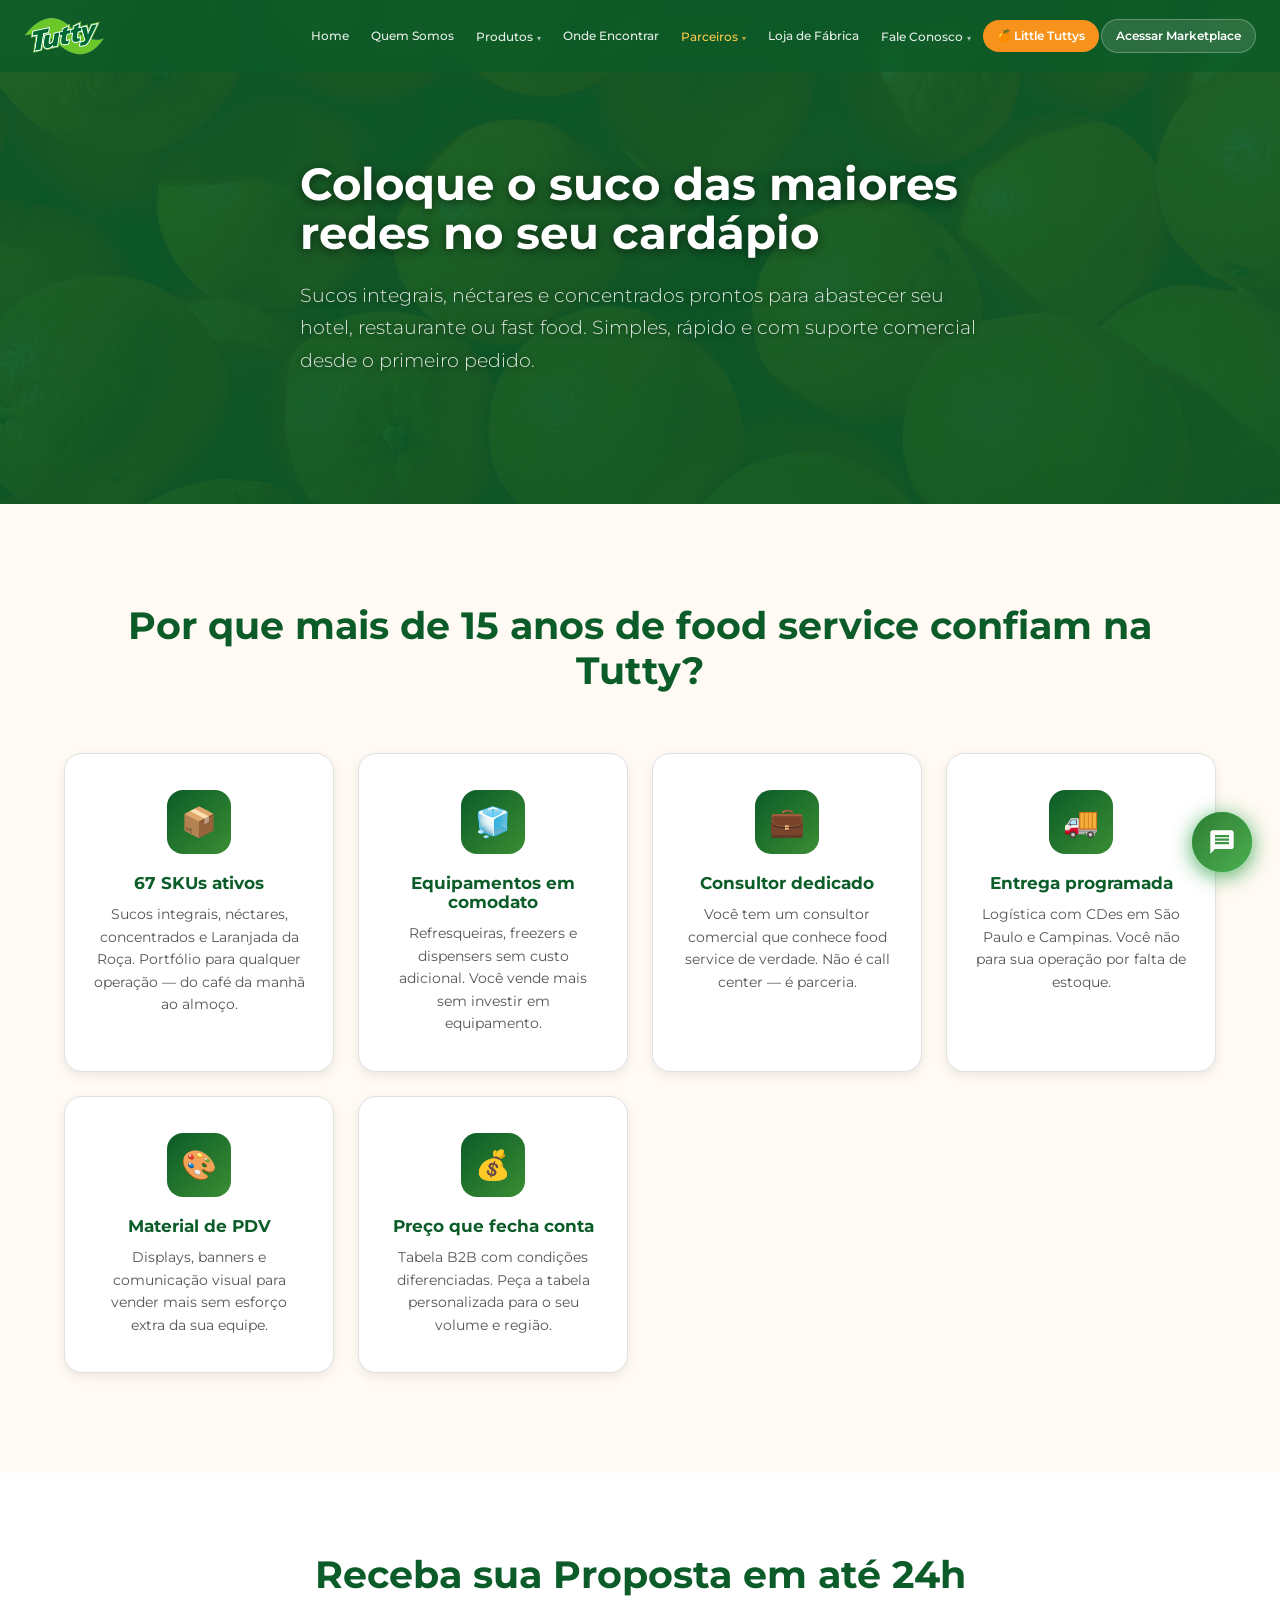
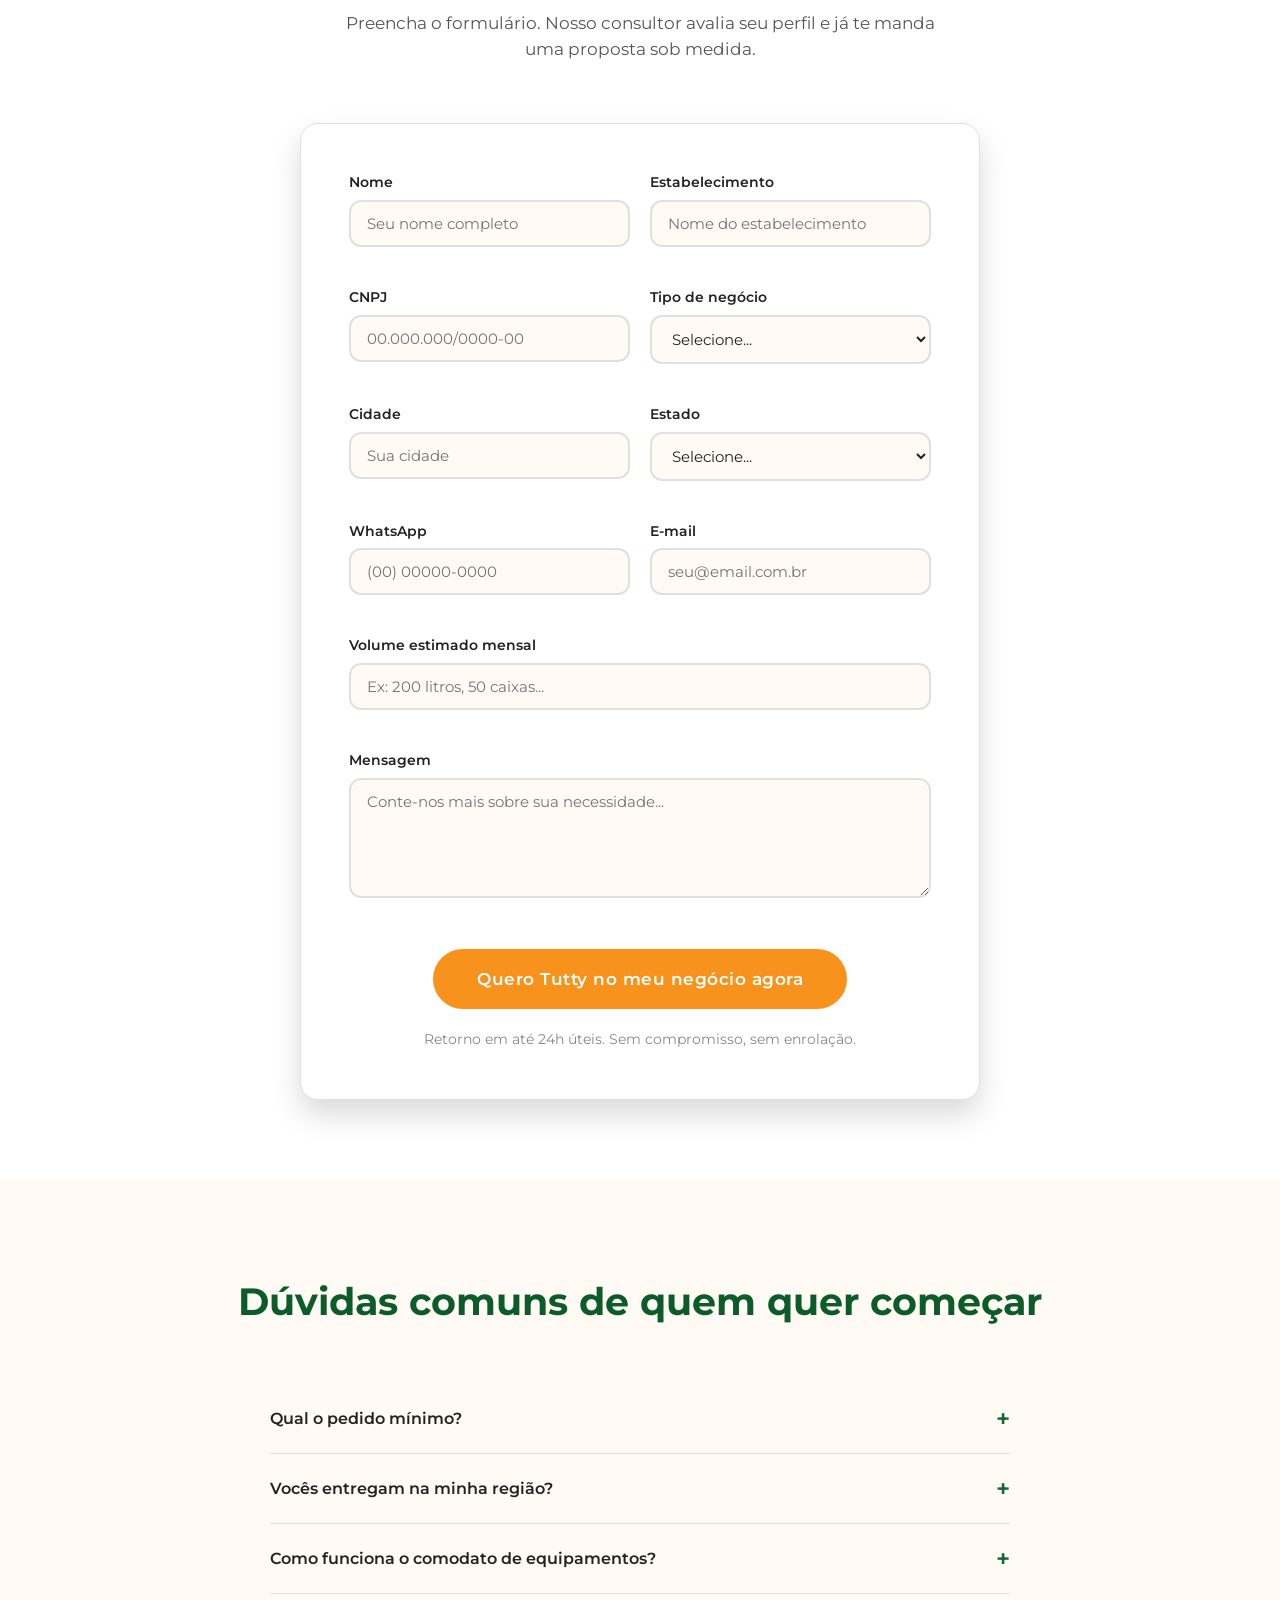
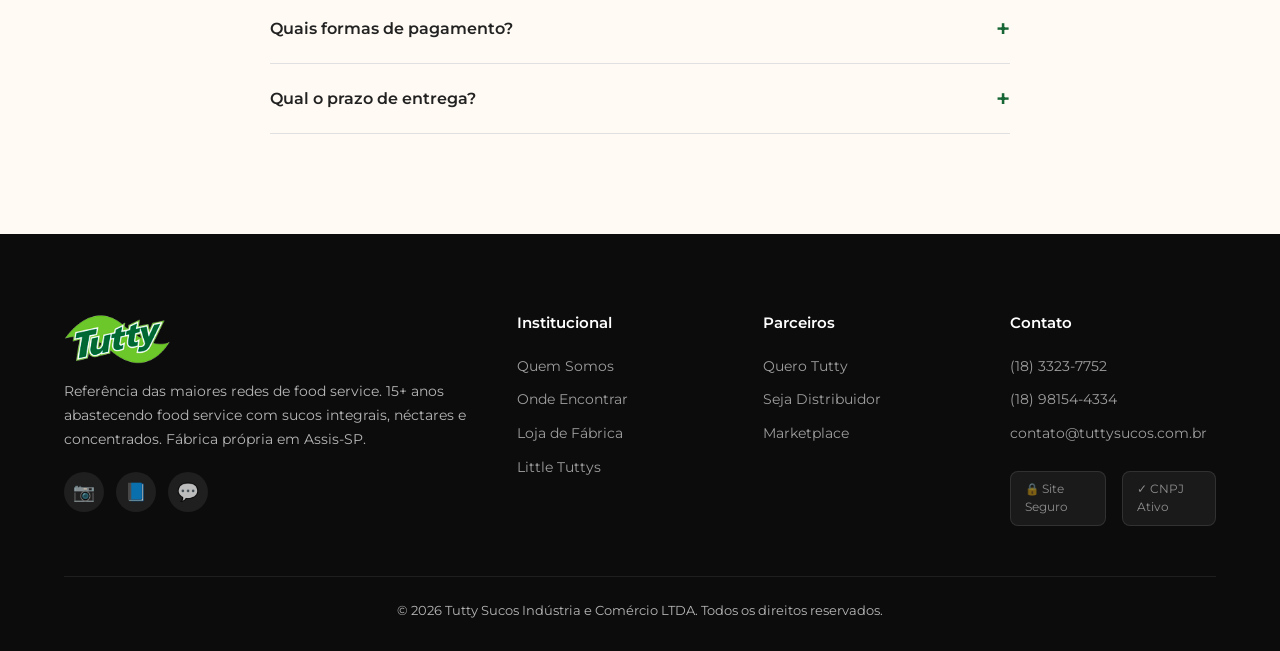
<file: quero-tutty.html>
<!DOCTYPE html>
<html lang="pt-BR">
<head>
  <meta charset="UTF-8">
  <meta name="viewport" content="width=device-width, initial-scale=1.0">
  <title>Quero Tutty | Tenha Tutty Sucos no seu Estabelecimento</title>
  <meta name="description" content="Quero Tutty: leve sucos integrais Tutty para seu hotel, restaurante ou cafeteria. Equipamentos em comodato, entrega programada e suporte comercial dedicado.">
  <meta name="robots" content="index, follow">
  <link rel="canonical" href="https://ghsodredearaujo-eng.github.io/loja-virtual-tutty/quero-tutty.html">
  <meta property="og:title" content="Quero Tutty | Tenha Tutty Sucos no seu Estabelecimento">
  <meta property="og:description" content="Leve sucos integrais Tutty para seu hotel, restaurante ou cafeteria. Equipamentos em comodato e entrega programada.">
  <meta property="og:type" content="website">
  <meta property="og:image" content="https://ghsodredearaujo-eng.github.io/loja-virtual-tutty/images/brands/logo.png">
  <meta property="og:url" content="https://ghsodredearaujo-eng.github.io/loja-virtual-tutty/quero-tutty.html">
  <meta property="og:site_name" content="Tutty Sucos">
  <meta property="og:locale" content="pt_BR">
  <meta name="twitter:card" content="summary_large_image">
  <meta name="twitter:title" content="Quero Tutty | Tenha Tutty Sucos no seu Estabelecimento">
  <meta name="twitter:description" content="Leve sucos integrais Tutty para seu hotel, restaurante ou cafeteria. Equipamentos em comodato e entrega programada.">
  <meta name="twitter:image" content="https://ghsodredearaujo-eng.github.io/loja-virtual-tutty/images/brands/logo.png">
  <script type="application/ld+json">
  {
    "@context": "https://schema.org",
    "@type": "BreadcrumbList",
    "itemListElement": [
      {
        "@type": "ListItem",
        "position": 1,
        "name": "Home",
        "item": "https://ghsodredearaujo-eng.github.io/loja-virtual-tutty/"
      },
      {
        "@type": "ListItem",
        "position": 2,
        "name": "Parceiros",
        "item": "https://ghsodredearaujo-eng.github.io/loja-virtual-tutty/quero-tutty.html"
      },
      {
        "@type": "ListItem",
        "position": 3,
        "name": "Quero Tutty",
        "item": "https://ghsodredearaujo-eng.github.io/loja-virtual-tutty/quero-tutty.html"
      }
    ]
  }
  </script>
  <link rel="preconnect" href="https://fonts.googleapis.com">
  <link rel="preconnect" href="https://fonts.gstatic.com" crossorigin>
  <link href="https://fonts.googleapis.com/css2?family=Montserrat:wght@300;400;500;600;700&display=swap" rel="stylesheet">
  <link rel="stylesheet" href="style.css">
</head>
<body>

  <!-- Navbar -->
  <nav class="navbar" role="navigation">
    <div class="container">
      <a href="index.html" class="nav-logo">
        <img src="images/brands/logo.png" alt="Tutty Sucos">
      </a>
      <div class="nav-links">
        <a href="index.html">Home</a>
        <a href="index.html#sobre">Quem Somos</a>
        <div class="nav-dropdown">
          <a href="marketplace.html">Produtos</a>
          <div class="dropdown-menu">
            <a href="marketplace.html">Ver todos os produtos</a>
          </div>
        </div>
        <a href="marketplace.html#regioes">Onde Encontrar</a>
        <div class="nav-dropdown">
          <a href="#" class="active">Parceiros</a>
          <div class="dropdown-menu">
            <a href="quero-tutty.html">Quero Tutty</a>
            <a href="seja-distribuidor.html">Seja Distribuidor</a>
          </div>
        </div>
        <a href="loja-fabrica.html">Loja de Fábrica</a>
        <div class="nav-dropdown">
          <a href="#">Fale Conosco</a>
          <div class="dropdown-menu">
            <a href="https://wa.me/5518981544334" target="_blank">WhatsApp</a>
            <a href="mailto:contato@tuttysucos.com.br">E-mail</a>
          </div>
        </div>
        <a href="little-tuttys.html" class="nav-btn-littletuttys">🍊 Little Tuttys</a>
        <a href="marketplace.html" class="nav-btn-marketplace">Acessar Marketplace</a>
      </div>
      <button class="nav-toggle" aria-label="Abrir menu de navegação">
        <span></span>
        <span></span>
        <span></span>
      </button>
    </div>
  </nav>

  <!-- Mobile Menu Overlay -->
  <div class="mobile-menu-overlay"></div>

  <!-- Mobile Menu -->
  <div class="mobile-menu">
    <button class="mobile-menu-close" aria-label="Fechar menu">&times;</button>
    <a href="index.html">Home</a>
    <a href="index.html#sobre">Quem Somos</a>
    <a href="#" class="mobile-accordion-toggle">Produtos</a>
    <div class="mobile-accordion-content">
      <a href="marketplace.html">Ver todos os produtos</a>
    </div>
    <a href="marketplace.html#regioes">Onde Encontrar</a>
    <a href="#" class="mobile-accordion-toggle">Parceiros</a>
    <div class="mobile-accordion-content">
      <a href="quero-tutty.html">Quero Tutty</a>
      <a href="seja-distribuidor.html">Seja Distribuidor</a>
    </div>
    <a href="loja-fabrica.html">Loja de Fábrica</a>
    <a href="#" class="mobile-accordion-toggle">Fale Conosco</a>
    <div class="mobile-accordion-content">
      <a href="https://wa.me/5518981544334" target="_blank">WhatsApp</a>
      <a href="mailto:contato@tuttysucos.com.br">E-mail</a>
    </div>
    <a href="little-tuttys.html">🍊 Little Tuttys</a>
    <a href="marketplace.html">Acessar Marketplace</a>
  </div>

  <!-- Hero Compact -->
  <section class="hero hero-compact reveal">
    <div class="hero-bg" style="background-image: url('assets/download-2.jpg')"></div>
    <div class="hero-overlay"></div>
    <div class="container hero-content">
      <h1>Coloque o suco das maiores redes no seu cardápio</h1>
      <p>Sucos integrais, néctares e concentrados prontos para abastecer seu hotel, restaurante ou fast food. Simples, rápido e com suporte comercial desde o primeiro pedido.</p>
    </div>
  </section>

  <!-- Benefits Section -->
  <section class="section reveal">
    <div class="container">
      <div class="section-header">
        <h2>Por que mais de 15 anos de food service confiam na Tutty?</h2>
      </div>
      <div class="benefits-grid">
        <div class="benefit-card reveal reveal-delay-1">
          <div class="benefit-icon">📦</div>
          <h3>67 SKUs ativos</h3>
          <p>Sucos integrais, néctares, concentrados e Laranjada da Roça. Portfólio para qualquer operação — do café da manhã ao almoço.</p>
        </div>
        <div class="benefit-card reveal reveal-delay-2">
          <div class="benefit-icon">🧊</div>
          <h3>Equipamentos em comodato</h3>
          <p>Refresqueiras, freezers e dispensers sem custo adicional. Você vende mais sem investir em equipamento.</p>
        </div>
        <div class="benefit-card reveal reveal-delay-3">
          <div class="benefit-icon">💼</div>
          <h3>Consultor dedicado</h3>
          <p>Você tem um consultor comercial que conhece food service de verdade. Não é call center — é parceria.</p>
        </div>
        <div class="benefit-card reveal reveal-delay-4">
          <div class="benefit-icon">🚚</div>
          <h3>Entrega programada</h3>
          <p>Logística com CDes em São Paulo e Campinas. Você não para sua operação por falta de estoque.</p>
        </div>
        <div class="benefit-card reveal reveal-delay-5">
          <div class="benefit-icon">🎨</div>
          <h3>Material de PDV</h3>
          <p>Displays, banners e comunicação visual para vender mais sem esforço extra da sua equipe.</p>
        </div>
        <div class="benefit-card reveal">
          <div class="benefit-icon">💰</div>
          <h3>Preço que fecha conta</h3>
          <p>Tabela B2B com condições diferenciadas. Peça a tabela personalizada para o seu volume e região.</p>
        </div>
      </div>
    </div>
  </section>

  <!-- Form Section -->
  <section class="form-section reveal">
    <div class="container">
      <div class="section-header">
        <h2>Receba sua Proposta em até 24h</h2>
        <p>Preencha o formulário. Nosso consultor avalia seu perfil e já te manda uma proposta sob medida.</p>
      </div>
      <div class="form-container">
        <form name="quero-tutty" onsubmit="event.preventDefault(); submitNetlifyForm(this, 'Sua solicitação foi enviada! Nossa equipe comercial entrará em contato em até 24h úteis.');">

          <div class="form-grid">
            <div class="form-group">
              <label for="qt-nome">Nome</label>
              <input type="text" id="qt-nome" name="nome" required placeholder="Seu nome completo">
            </div>
            <div class="form-group">
              <label for="qt-estabelecimento">Estabelecimento</label>
              <input type="text" id="qt-estabelecimento" name="estabelecimento" required placeholder="Nome do estabelecimento">
            </div>
            <div class="form-group">
              <label for="qt-cnpj">CNPJ</label>
              <input type="text" id="qt-cnpj" name="cnpj" placeholder="00.000.000/0000-00">
            </div>
            <div class="form-group">
              <label for="qt-tipo">Tipo de negócio</label>
              <select id="qt-tipo" name="tipo-negocio" required>
                <option value="">Selecione...</option>
                <option value="Hotel">Hotel</option>
                <option value="Restaurante">Restaurante</option>
                <option value="Fast food">Fast food</option>
                <option value="Cafeteria">Cafeteria</option>
                <option value="Padaria">Padaria</option>
                <option value="Bar">Bar</option>
                <option value="Outro">Outro</option>
              </select>
            </div>
            <div class="form-group">
              <label for="qt-cidade">Cidade</label>
              <input type="text" id="qt-cidade" name="cidade" required placeholder="Sua cidade">
            </div>
            <div class="form-group">
              <label for="qt-estado">Estado</label>
              <select id="qt-estado" name="estado" required>
                <option value="">Selecione...</option>
                <option value="AC">Acre</option>
                <option value="AL">Alagoas</option>
                <option value="AP">Amapá</option>
                <option value="AM">Amazonas</option>
                <option value="BA">Bahia</option>
                <option value="CE">Ceará</option>
                <option value="DF">Distrito Federal</option>
                <option value="ES">Espírito Santo</option>
                <option value="GO">Goiás</option>
                <option value="MA">Maranhão</option>
                <option value="MT">Mato Grosso</option>
                <option value="MS">Mato Grosso do Sul</option>
                <option value="MG">Minas Gerais</option>
                <option value="PA">Pará</option>
                <option value="PB">Paraíba</option>
                <option value="PR">Paraná</option>
                <option value="PE">Pernambuco</option>
                <option value="PI">Piauí</option>
                <option value="RJ">Rio de Janeiro</option>
                <option value="RN">Rio Grande do Norte</option>
                <option value="RS">Rio Grande do Sul</option>
                <option value="RO">Rondônia</option>
                <option value="RR">Roraima</option>
                <option value="SC">Santa Catarina</option>
                <option value="SP">São Paulo</option>
                <option value="SE">Sergipe</option>
                <option value="TO">Tocantins</option>
              </select>
            </div>
            <div class="form-group">
              <label for="qt-whatsapp">WhatsApp</label>
              <input type="tel" id="qt-whatsapp" name="whatsapp" required placeholder="(00) 00000-0000">
            </div>
            <div class="form-group">
              <label for="qt-email">E-mail</label>
              <input type="email" id="qt-email" name="email" required placeholder="seu@email.com.br">
            </div>
            <div class="form-group full">
              <label for="qt-volume">Volume estimado mensal</label>
              <input type="text" id="qt-volume" name="volume-mensal" placeholder="Ex: 200 litros, 50 caixas...">
            </div>
            <div class="form-group full">
              <label for="qt-mensagem">Mensagem</label>
              <textarea id="qt-mensagem" name="mensagem" placeholder="Conte-nos mais sobre sua necessidade..."></textarea>
            </div>
          </div>
          <div class="text-center mt-3">
            <button type="submit" class="btn btn-primary btn-lg">Quero Tutty no meu negócio agora</button>
          </div>
          <p class="form-note">Retorno em até 24h úteis. Sem compromisso, sem enrolação.</p>
        </form>
      </div>
    </div>
  </section>

  <!-- FAQ Section -->
  <section class="section reveal">
    <div class="container">
      <div class="section-header">
        <h2>Dúvidas comuns de quem quer começar</h2>
      </div>
      <div class="accordion">
        <div class="accordion-item">
          <button class="accordion-trigger">Qual o pedido mínimo?</button>
          <div class="accordion-content">
            <p>O pedido mínimo para a primeira compra é de R$ 150,00. Após o cadastro, pedidos de reposição podem ser ajustados de acordo com a demanda do seu estabelecimento.</p>
          </div>
        </div>
        <div class="accordion-item">
          <button class="accordion-trigger">Vocês entregam na minha região?</button>
          <div class="accordion-content">
            <p>Atendemos SP, RJ, MG, PR, SC, RS, GO, MT, MS e demais estados por meio de distribuidores regionais. Preencha o formulário acima e verificamos a cobertura na sua área.</p>
          </div>
        </div>
        <div class="accordion-item">
          <button class="accordion-trigger">Como funciona o comodato de equipamentos?</button>
          <div class="accordion-content">
            <p>Emprestamos dispensadores post-mix e refresqueiras sem custo adicional, mediante contrato de volume mínimo mensal. Cuidamos da instalação e manutenção dos equipamentos.</p>
          </div>
        </div>
        <div class="accordion-item">
          <button class="accordion-trigger">Quais formas de pagamento?</button>
          <div class="accordion-content">
            <p>Trabalhamos com boleto bancário, transferência bancária e PIX. Condições de prazo são negociadas de acordo com o perfil de cada parceiro.</p>
          </div>
        </div>
        <div class="accordion-item">
          <button class="accordion-trigger">Qual o prazo de entrega?</button>
          <div class="accordion-content">
            <p>O prazo padrão é de 3 a 7 dias úteis após a confirmação do pedido, variando de acordo com a localização e a disponibilidade de estoque.</p>
          </div>
        </div>
      </div>
    </div>
  </section>

  <!-- Footer -->
  <footer class="footer">
    <div class="container">
      <div class="footer-grid">
        <div class="footer-brand">
          <img src="images/brands/logo-footer.png" alt="Tutty Sucos" loading="lazy">
          <p>Referência das maiores redes de food service. 15+ anos abastecendo food service com sucos integrais, néctares e concentrados. Fábrica própria em Assis-SP.</p>
          <div class="footer-social">
            <a href="https://www.instagram.com/tuttysucos/" target="_blank" aria-label="Instagram">📷</a>
            <a href="https://www.facebook.com/tuttysucos/" target="_blank" aria-label="Facebook">📘</a>
            <a href="https://wa.me/5518981544334" target="_blank" aria-label="WhatsApp">💬</a>
          </div>
        </div>
        <div class="footer-col">
          <h4>Institucional</h4>
          <a href="index.html#sobre">Quem Somos</a>
          <a href="marketplace.html#regioes">Onde Encontrar</a>
          <a href="loja-fabrica.html">Loja de Fábrica</a>
          <a href="little-tuttys.html">Little Tuttys</a>
        </div>
        <div class="footer-col">
          <h4>Parceiros</h4>
          <a href="quero-tutty.html">Quero Tutty</a>
          <a href="seja-distribuidor.html">Seja Distribuidor</a>
          <a href="marketplace.html">Marketplace</a>
        </div>
        <div class="footer-col">
          <h4>Contato</h4>
          <a href="tel:1833237752">(18) 3323-7752</a>
          <a href="https://wa.me/5518981544334" target="_blank">(18) 98154-4334</a>
          <a href="mailto:contato@tuttysucos.com.br">contato@tuttysucos.com.br</a>
          <div class="footer-seals">
            <span class="footer-seal">🔒 Site Seguro</span>
            <span class="footer-seal">✓ CNPJ Ativo</span>
          </div>
        </div>
      </div>
      <div class="footer-bottom">
        <p>&copy; 2026 Tutty Sucos Indústria e Comércio LTDA. Todos os direitos reservados.</p>
      </div>
    </div>
  </footer>

  <!-- WhatsApp Float -->
  <a href="https://wa.me/5518981544334" class="whatsapp-float" target="_blank" aria-label="Fale conosco pelo WhatsApp">
    <svg viewBox="0 0 32 32" xmlns="http://www.w3.org/2000/svg"><path fill="currentColor" d="M16.004 0h-.008C7.174 0 0 7.176 0 16.004c0 3.5 1.128 6.744 3.046 9.378L1.054 31.29l6.118-1.958A15.923 15.923 0 0016.004 32C24.826 32 32 24.826 32 16.004 32 7.176 24.826 0 16.004 0zm9.338 22.594c-.39 1.1-1.932 2.014-3.168 2.28-.846.18-1.95.324-5.67-1.218-4.762-1.974-7.826-6.81-8.064-7.126-.23-.316-1.932-2.574-1.932-4.908 0-2.334 1.222-3.48 1.656-3.956.39-.43 1.032-.614 1.646-.614.198 0 .376.01.536.018.434.02.652.046 .938.726.358.852 1.228 3.004 1.336 3.224.11.22.222.516.074.832-.14.316-.264.514-.514.792-.25.278-.486.492-.736.792-.228.264-.486.546-.196.998.29.452 1.29 2.128 2.77 3.448 1.906 1.698 3.462 2.242 3.992 2.48.39.178.854.138 1.168-.196.394-.42.882-1.116 1.378-1.804.352-.49.796-.552 1.226-.374.434.17 2.748 1.296 3.22 1.532.472.236.786.356.9.548.11.19.11 1.116-.28 2.214z"/></svg>
  </a>

  <script src="script.js"></script>


  <!-- ═══════════════════════════════════════════════════
       TUTTY CHAT WIDGET — IA Assistente
       ═══════════════════════════════════════════════════ -->
  <div id="tutty-chat-wrapper">

    <!-- Botão flutuante -->
    <button id="tutty-chat-toggle" aria-label="Abrir chat">
      <svg id="icon-chat" xmlns="http://www.w3.org/2000/svg" viewBox="0 0 24 24" fill="white" width="28" height="28">
        <path d="M20 2H4c-1.1 0-2 .9-2 2v18l4-4h14c1.1 0 2-.9 2-2V4c0-1.1-.9-2-2-2zm-2 12H6v-2h12v2zm0-3H6V9h12v2zm0-3H6V6h12v2z"/>
      </svg>
      <svg id="icon-close" xmlns="http://www.w3.org/2000/svg" viewBox="0 0 24 24" fill="white" width="28" height="28" style="display:none">
        <path d="M19 6.41L17.59 5 12 10.59 6.41 5 5 6.41 10.59 12 5 17.59 6.41 19 12 13.41 17.59 19 19 17.59 13.41 12z"/>
      </svg>
      <span id="tutty-chat-badge" style="display:none">1</span>
    </button>

    <!-- Janela do chat -->
    <div id="tutty-chat-box">
      <div id="tutty-chat-header">
        <div id="tutty-chat-avatar">🍊</div>
        <div>
          <div id="tutty-chat-title">Tutty Sucos</div>
          <div id="tutty-chat-subtitle">Assistente Virtual · Online agora</div>
        </div>
      </div>

      <div id="tutty-chat-messages">
        <div class="tutty-msg tutty-msg-bot">
          <span>Olá! Sou o assistente da Tutty Sucos 🍊<br>Posso ajudar com informações sobre nossos produtos, pedidos e muito mais. Como posso te ajudar?</span>
        </div>
      </div>

      <div id="tutty-chat-typing" style="display:none">
        <div class="tutty-msg tutty-msg-bot">
          <span class="tutty-typing-dots"><span></span><span></span><span></span></span>
        </div>
      </div>

      <div id="tutty-chat-input-area">
        <input id="tutty-chat-input" type="text" placeholder="Digite sua mensagem..." autocomplete="off" maxlength="500" />
        <button id="tutty-chat-send" aria-label="Enviar">
          <svg xmlns="http://www.w3.org/2000/svg" viewBox="0 0 24 24" fill="white" width="20" height="20">
            <path d="M2.01 21L23 12 2.01 3 2 10l15 2-15 2z"/>
          </svg>
        </button>
      </div>
    </div>
  </div>

  <style>
    #tutty-chat-wrapper {
      position: fixed;
      bottom: 28px;
      right: 28px;
      z-index: 9999;
      font-family: 'Montserrat', sans-serif;
    }

    /* Botão flutuante */
    #tutty-chat-toggle {
      width: 60px;
      height: 60px;
      border-radius: 50%;
      background: linear-gradient(135deg, #2e7d32, #4caf50);
      border: none;
      cursor: pointer;
      box-shadow: 0 4px 20px rgba(46,125,50,0.5);
      display: flex;
      align-items: center;
      justify-content: center;
      animation: tutty-pulse 2.5s infinite;
      transition: transform 0.2s;
      position: relative;
    }
    #tutty-chat-toggle:hover { transform: scale(1.08); }
    @keyframes tutty-pulse {
      0%   { box-shadow: 0 0 0 0 rgba(76,175,80,0.5); }
      70%  { box-shadow: 0 0 0 14px rgba(76,175,80,0); }
      100% { box-shadow: 0 0 0 0 rgba(76,175,80,0); }
    }
    #tutty-chat-badge {
      position: absolute;
      top: -4px; right: -4px;
      background: #e53935;
      color: white;
      font-size: 11px;
      font-weight: 700;
      border-radius: 50%;
      width: 20px; height: 20px;
      display: flex; align-items: center; justify-content: center;
    }

    /* Janela do chat */
    #tutty-chat-box {
      display: none;
      flex-direction: column;
      position: absolute;
      bottom: 74px;
      right: 0;
      width: 340px;
      height: 480px;
      background: #fff;
      border-radius: 18px;
      box-shadow: 0 8px 40px rgba(0,0,0,0.18);
      overflow: hidden;
      animation: tutty-fadeIn 0.3s ease;
    }
    @keyframes tutty-fadeIn {
      from { opacity: 0; transform: translateY(16px) scale(0.97); }
      to   { opacity: 1; transform: translateY(0) scale(1); }
    }

    /* Header */
    #tutty-chat-header {
      background: linear-gradient(135deg, #2e7d32, #4caf50);
      padding: 16px;
      display: flex;
      align-items: center;
      gap: 12px;
      color: white;
    }
    #tutty-chat-avatar {
      font-size: 28px;
      background: rgba(255,255,255,0.2);
      border-radius: 50%;
      width: 44px; height: 44px;
      display: flex; align-items: center; justify-content: center;
    }
    #tutty-chat-title { font-weight: 700; font-size: 15px; }
    #tutty-chat-subtitle { font-size: 11px; opacity: 0.85; margin-top: 2px; }

    /* Mensagens */
    #tutty-chat-messages {
      flex: 1;
      overflow-y: auto;
      padding: 16px;
      display: flex;
      flex-direction: column;
      gap: 10px;
      background: #f5f5f5;
    }
    .tutty-msg {
      display: flex;
      max-width: 85%;
    }
    .tutty-msg span {
      padding: 10px 14px;
      border-radius: 16px;
      font-size: 13px;
      line-height: 1.5;
    }
    .tutty-msg-bot { align-self: flex-start; }
    .tutty-msg-bot span {
      background: #fff;
      color: #333;
      border-bottom-left-radius: 4px;
      box-shadow: 0 1px 4px rgba(0,0,0,0.08);
    }
    .tutty-msg-user { align-self: flex-end; }
    .tutty-msg-user span {
      background: linear-gradient(135deg, #2e7d32, #4caf50);
      color: #fff;
      border-bottom-right-radius: 4px;
    }

    /* Typing dots */
    .tutty-typing-dots {
      display: flex; gap: 4px; align-items: center; padding: 4px 2px;
    }
    .tutty-typing-dots span {
      width: 8px; height: 8px;
      background: #aaa;
      border-radius: 50%;
      padding: 0;
      animation: tutty-bounce 1.2s infinite;
    }
    .tutty-typing-dots span:nth-child(2) { animation-delay: 0.2s; }
    .tutty-typing-dots span:nth-child(3) { animation-delay: 0.4s; }
    @keyframes tutty-bounce {
      0%, 60%, 100% { transform: translateY(0); }
      30% { transform: translateY(-6px); }
    }
    #tutty-chat-typing { padding: 0 16px; background: #f5f5f5; }

    /* Input */
    #tutty-chat-input-area {
      display: flex;
      align-items: center;
      padding: 12px;
      gap: 8px;
      background: #fff;
      border-top: 1px solid #eee;
    }
    #tutty-chat-input {
      flex: 1;
      border: 1.5px solid #ddd;
      border-radius: 24px;
      padding: 10px 16px;
      font-size: 13px;
      font-family: 'Montserrat', sans-serif;
      outline: none;
      transition: border-color 0.2s;
    }
    #tutty-chat-input:focus { border-color: #4caf50; }
    #tutty-chat-send {
      width: 40px; height: 40px;
      border-radius: 50%;
      background: linear-gradient(135deg, #2e7d32, #4caf50);
      border: none;
      cursor: pointer;
      display: flex; align-items: center; justify-content: center;
      flex-shrink: 0;
      transition: transform 0.2s;
    }
    #tutty-chat-send:hover { transform: scale(1.1); }

    @media (max-width: 400px) {
      #tutty-chat-box { width: calc(100vw - 40px); right: -14px; }
    }
  </style>

  <script>
  (function() {
    var API_URL = '/chat';
    var messages = [];
    var isOpen = false;
    var isTyping = false;

    var toggle = document.getElementById('tutty-chat-toggle');
    var box    = document.getElementById('tutty-chat-box');
    var input  = document.getElementById('tutty-chat-input');
    var send   = document.getElementById('tutty-chat-send');
    var msgDiv = document.getElementById('tutty-chat-messages');
    var typing = document.getElementById('tutty-chat-typing');
    var badge  = document.getElementById('tutty-chat-badge');
    var iconChat  = document.getElementById('icon-chat');
    var iconClose = document.getElementById('icon-close');

    // Mostrar badge após 4s para chamar atenção
    setTimeout(function() {
      if (!isOpen) { badge.style.display = 'flex'; }
    }, 4000);

    toggle.addEventListener('click', function() {
      isOpen = !isOpen;
      box.style.display = isOpen ? 'flex' : 'none';
      iconChat.style.display  = isOpen ? 'none'  : 'block';
      iconClose.style.display = isOpen ? 'block' : 'none';
      badge.style.display = 'none';
      if (isOpen) { input.focus(); scrollBottom(); }
    });

    function scrollBottom() {
      msgDiv.scrollTop = msgDiv.scrollHeight;
    }

    function addMessage(role, text) {
      var div = document.createElement('div');
      div.className = 'tutty-msg tutty-msg-' + (role === 'user' ? 'user' : 'bot');
      var span = document.createElement('span');
      span.innerHTML = text.replace(/\n/g, '<br>');
      div.appendChild(span);
      msgDiv.appendChild(div);
      scrollBottom();
    }

    function sendMessage() {
      var text = input.value.trim();
      if (!text || isTyping) return;
      input.value = '';
      addMessage('user', text);
      messages.push({ role: 'user', content: text });
      isTyping = true;
      typing.style.display = 'block';
      scrollBottom();

      fetch(API_URL, {
        method: 'POST',
        headers: { 'Content-Type': 'application/json' },
        body: JSON.stringify({ messages: messages })
      })
      .then(function(r) { return r.json(); })
      .then(function(data) {
        typing.style.display = 'none';
        isTyping = false;
        var reply = data.reply || 'Desculpe, não consegui responder. Fale com nosso comercial: (18) 98154-4334';
        addMessage('bot', reply);
        messages.push({ role: 'assistant', content: reply });
        if (!isOpen) { badge.style.display = 'flex'; }
      })
      .catch(function() {
        typing.style.display = 'none';
        isTyping = false;
        addMessage('bot', 'Desculpe, houve um erro de conexão. Entre em contato: (18) 98154-4334');
      });
    }

    send.addEventListener('click', sendMessage);
    input.addEventListener('keydown', function(e) {
      if (e.key === 'Enter') sendMessage();
    });
  })();
  </script>

</body>
</html>
</file>
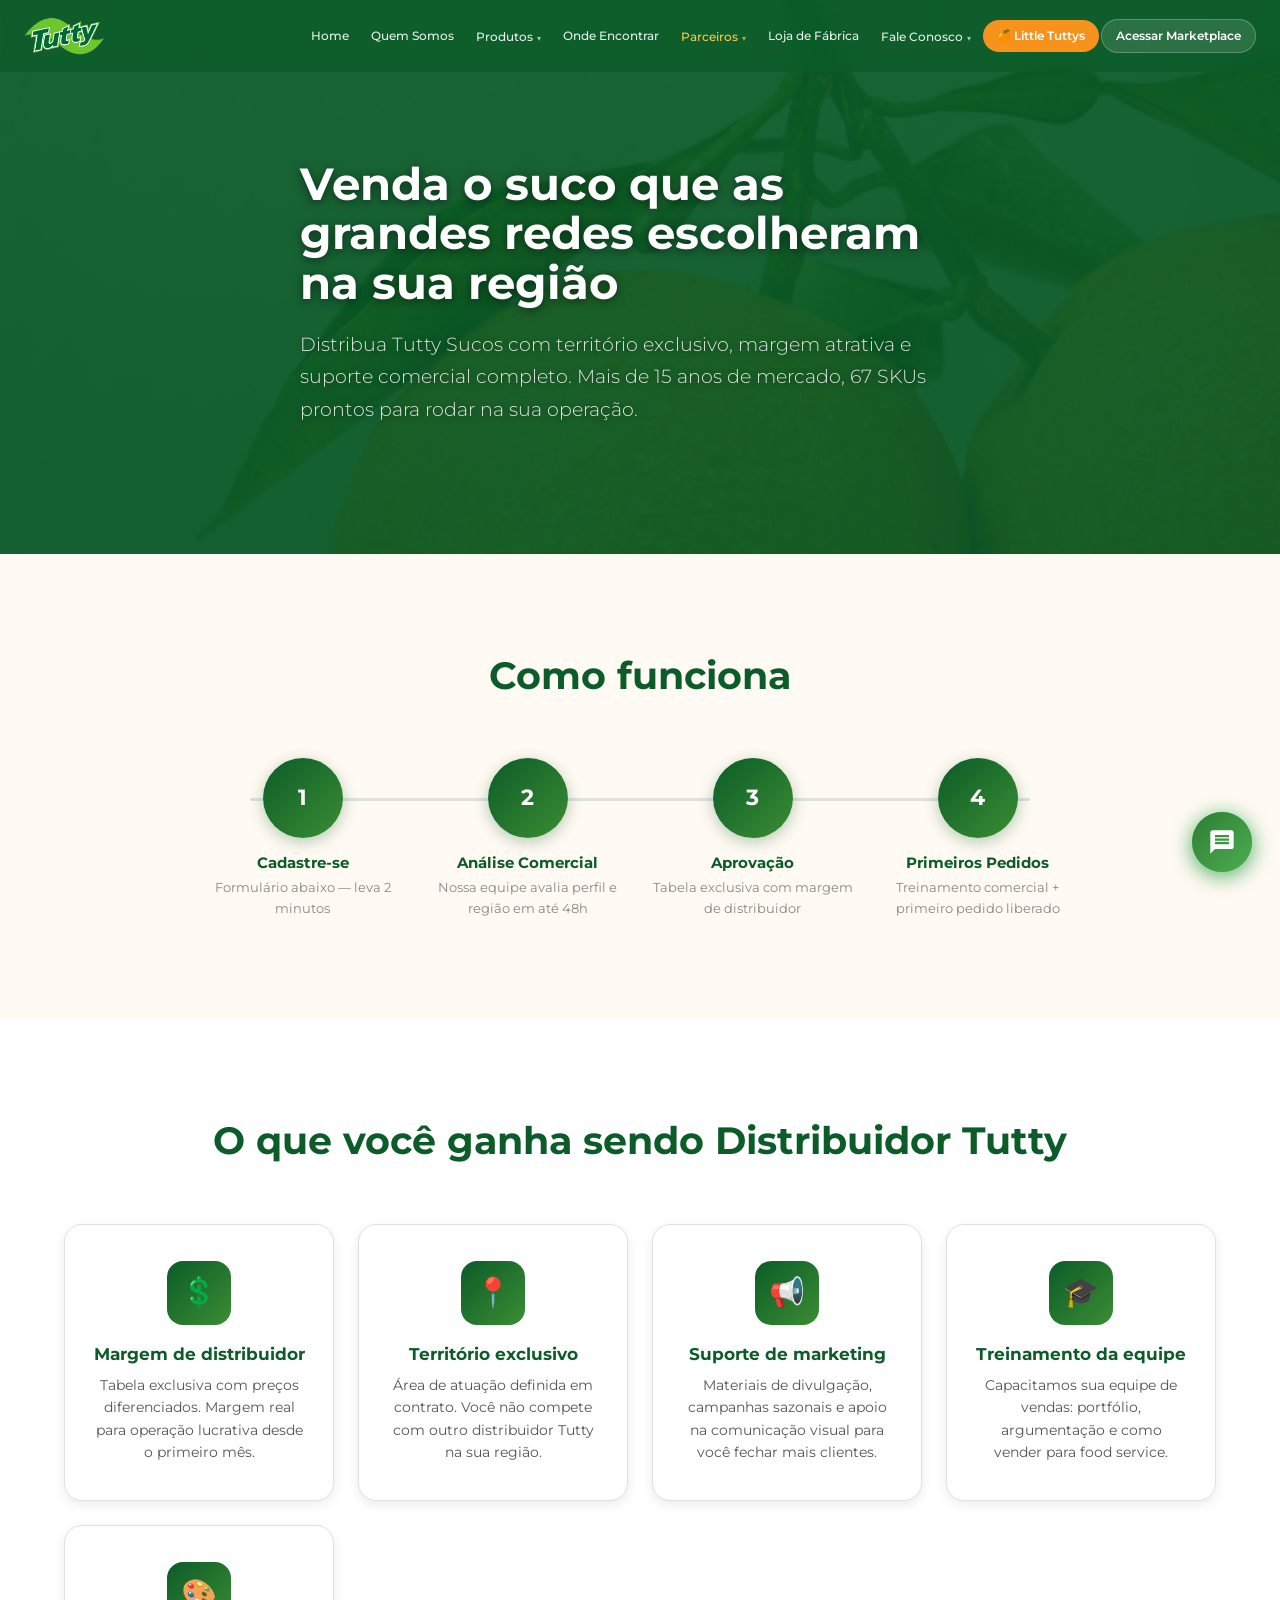
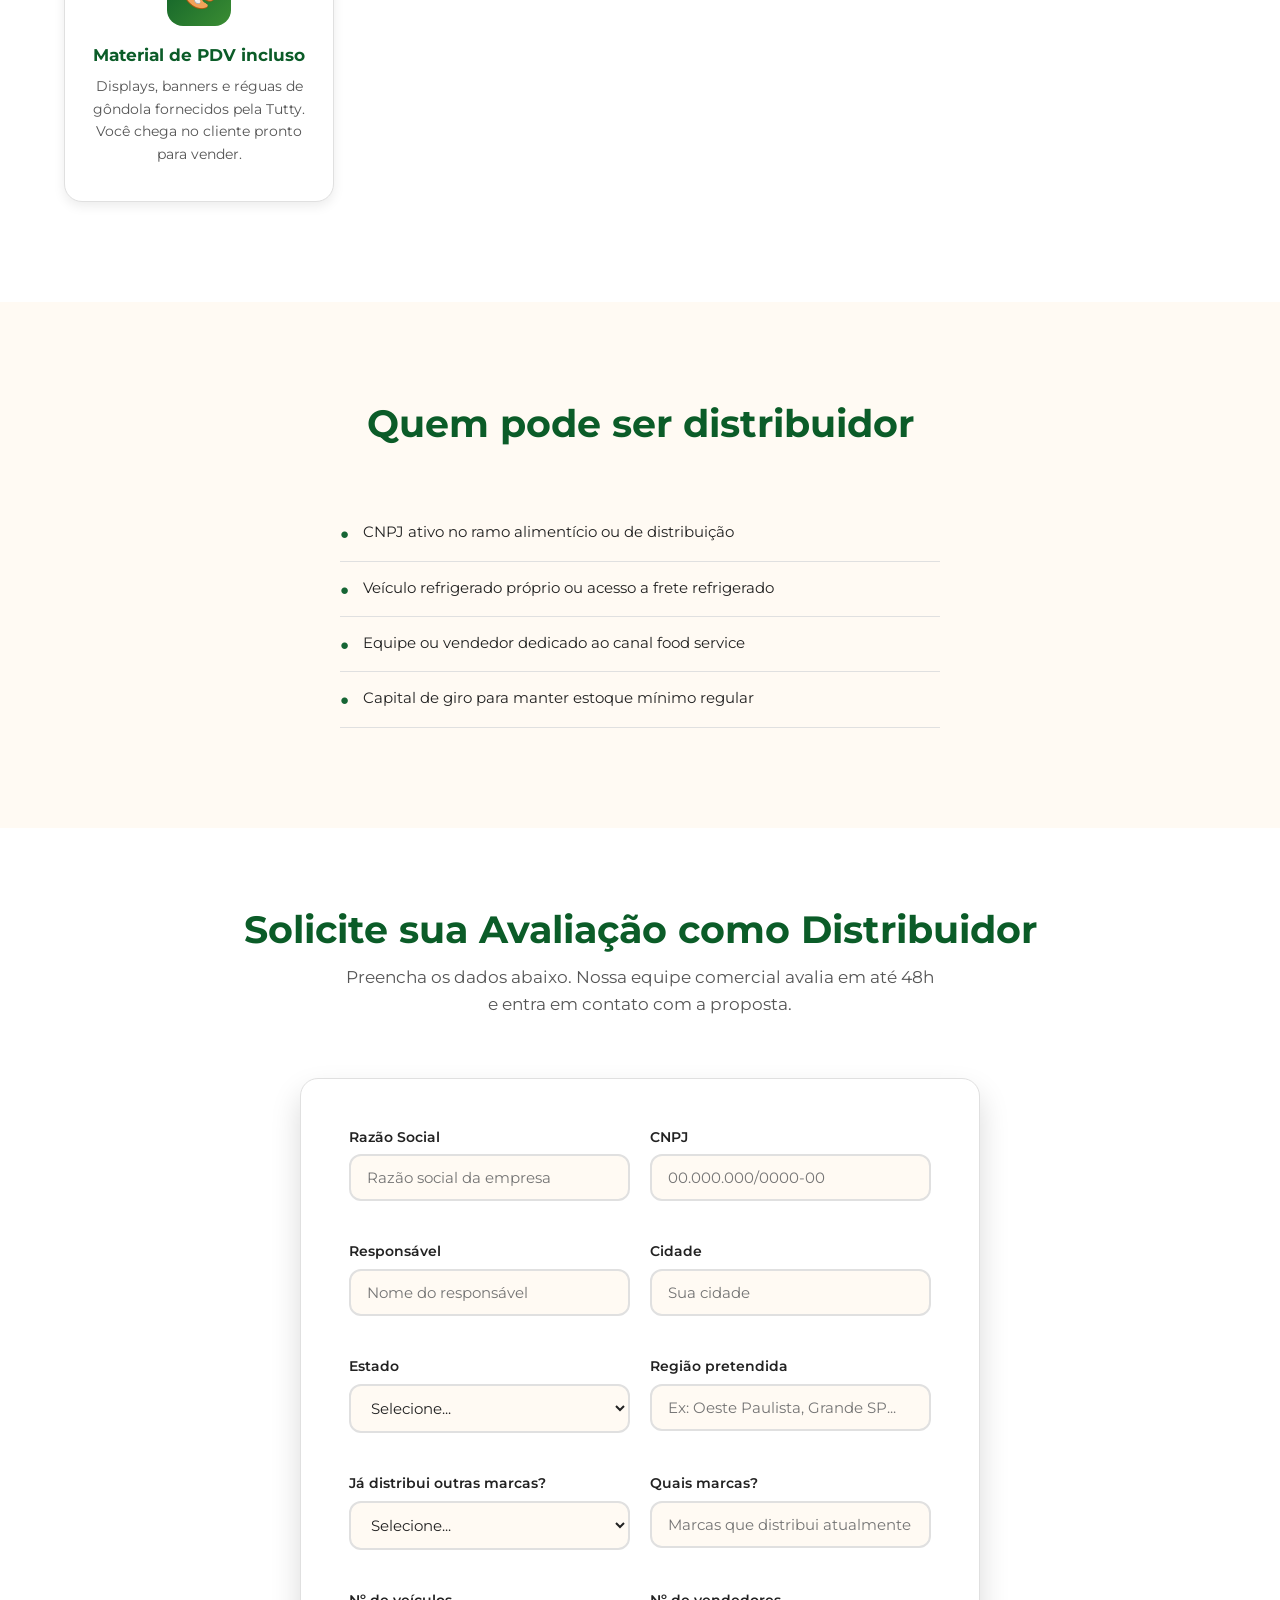
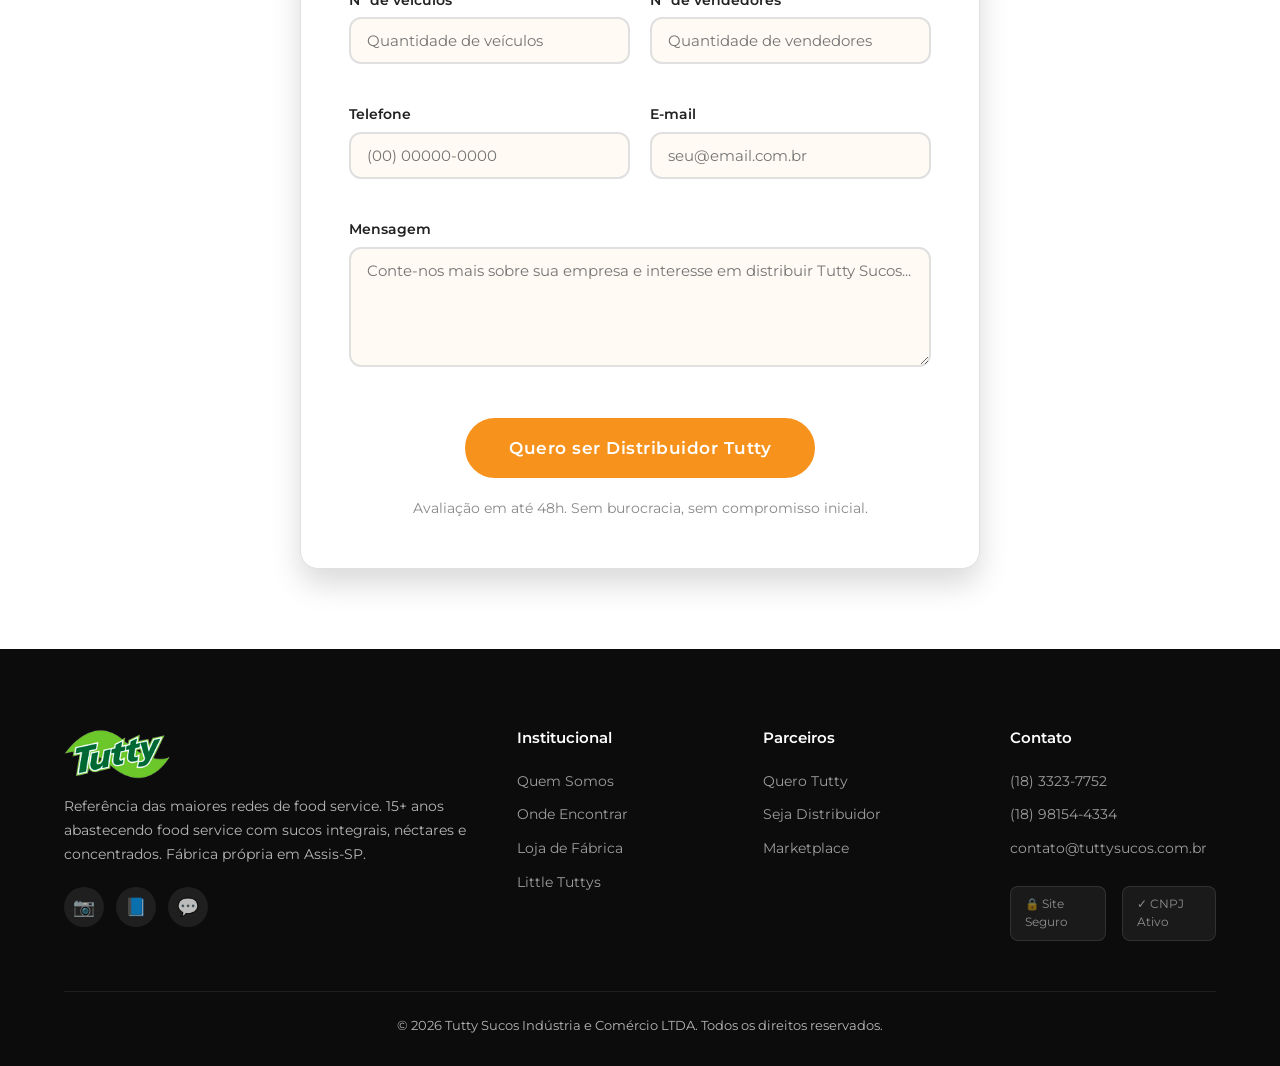
<file: seja-distribuidor.html>
<!DOCTYPE html>
<html lang="pt-BR">
<head>
  <meta charset="UTF-8">
  <meta name="viewport" content="width=device-width, initial-scale=1.0">
  <title>Seja Distribuidor | Distribua Tutty Sucos na sua Região</title>
  <meta name="description" content="Seja distribuidor Tutty Sucos na sua região: tabela exclusiva, território definido, suporte de marketing, treinamento comercial e portfólio completo de sucos.">
  <meta name="robots" content="index, follow">
  <link rel="canonical" href="https://ghsodredearaujo-eng.github.io/loja-virtual-tutty/seja-distribuidor.html">
  <meta property="og:title" content="Seja Distribuidor | Distribua Tutty Sucos na sua Região">
  <meta property="og:description" content="Distribua Tutty Sucos na sua região com tabela exclusiva, território definido e suporte comercial completo.">
  <meta property="og:type" content="website">
  <meta property="og:image" content="https://ghsodredearaujo-eng.github.io/loja-virtual-tutty/images/brands/logo.png">
  <meta property="og:url" content="https://ghsodredearaujo-eng.github.io/loja-virtual-tutty/seja-distribuidor.html">
  <meta property="og:site_name" content="Tutty Sucos">
  <meta property="og:locale" content="pt_BR">
  <meta name="twitter:card" content="summary_large_image">
  <meta name="twitter:title" content="Seja Distribuidor | Distribua Tutty Sucos na sua Região">
  <meta name="twitter:description" content="Distribua Tutty Sucos na sua região com tabela exclusiva, território definido e suporte comercial completo.">
  <meta name="twitter:image" content="https://ghsodredearaujo-eng.github.io/loja-virtual-tutty/images/brands/logo.png">
  <script type="application/ld+json">
  {
    "@context": "https://schema.org",
    "@type": "BreadcrumbList",
    "itemListElement": [
      {
        "@type": "ListItem",
        "position": 1,
        "name": "Home",
        "item": "https://ghsodredearaujo-eng.github.io/loja-virtual-tutty/"
      },
      {
        "@type": "ListItem",
        "position": 2,
        "name": "Parceiros",
        "item": "https://ghsodredearaujo-eng.github.io/loja-virtual-tutty/seja-distribuidor.html"
      },
      {
        "@type": "ListItem",
        "position": 3,
        "name": "Seja Distribuidor",
        "item": "https://ghsodredearaujo-eng.github.io/loja-virtual-tutty/seja-distribuidor.html"
      }
    ]
  }
  </script>
  <link rel="preconnect" href="https://fonts.googleapis.com">
  <link rel="preconnect" href="https://fonts.gstatic.com" crossorigin>
  <link href="https://fonts.googleapis.com/css2?family=Montserrat:wght@300;400;500;600;700&display=swap" rel="stylesheet">
  <link rel="stylesheet" href="style.css">
</head>
<body>

  <!-- Navbar -->
  <nav class="navbar" role="navigation">
    <div class="container">
      <a href="index.html" class="nav-logo">
        <img src="images/brands/logo.png" alt="Tutty Sucos">
      </a>
      <div class="nav-links">
        <a href="index.html">Home</a>
        <a href="index.html#sobre">Quem Somos</a>
        <div class="nav-dropdown">
          <a href="marketplace.html">Produtos</a>
          <div class="dropdown-menu">
            <a href="marketplace.html">Ver todos os produtos</a>
          </div>
        </div>
        <a href="marketplace.html#regioes">Onde Encontrar</a>
        <div class="nav-dropdown">
          <a href="#" class="active">Parceiros</a>
          <div class="dropdown-menu">
            <a href="quero-tutty.html">Quero Tutty</a>
            <a href="seja-distribuidor.html">Seja Distribuidor</a>
          </div>
        </div>
        <a href="loja-fabrica.html">Loja de Fábrica</a>
        <div class="nav-dropdown">
          <a href="#">Fale Conosco</a>
          <div class="dropdown-menu">
            <a href="https://wa.me/5518981544334" target="_blank">WhatsApp</a>
            <a href="mailto:contato@tuttysucos.com.br">E-mail</a>
          </div>
        </div>
        <a href="little-tuttys.html" class="nav-btn-littletuttys">🍊 Little Tuttys</a>
        <a href="marketplace.html" class="nav-btn-marketplace">Acessar Marketplace</a>
      </div>
      <button class="nav-toggle" aria-label="Abrir menu de navegação">
        <span></span>
        <span></span>
        <span></span>
      </button>
    </div>
  </nav>

  <!-- Mobile Menu Overlay -->
  <div class="mobile-menu-overlay"></div>

  <!-- Mobile Menu -->
  <div class="mobile-menu">
    <button class="mobile-menu-close" aria-label="Fechar menu">&times;</button>
    <a href="index.html">Home</a>
    <a href="index.html#sobre">Quem Somos</a>
    <a href="#" class="mobile-accordion-toggle">Produtos</a>
    <div class="mobile-accordion-content">
      <a href="marketplace.html">Ver todos os produtos</a>
    </div>
    <a href="marketplace.html#regioes">Onde Encontrar</a>
    <a href="#" class="mobile-accordion-toggle">Parceiros</a>
    <div class="mobile-accordion-content">
      <a href="quero-tutty.html">Quero Tutty</a>
      <a href="seja-distribuidor.html">Seja Distribuidor</a>
    </div>
    <a href="loja-fabrica.html">Loja de Fábrica</a>
    <a href="#" class="mobile-accordion-toggle">Fale Conosco</a>
    <div class="mobile-accordion-content">
      <a href="https://wa.me/5518981544334" target="_blank">WhatsApp</a>
      <a href="mailto:contato@tuttysucos.com.br">E-mail</a>
    </div>
    <a href="little-tuttys.html">🍊 Little Tuttys</a>
    <a href="marketplace.html">Acessar Marketplace</a>
  </div>

  <!-- Hero Compact -->
  <section class="hero hero-compact reveal">
    <div class="hero-bg" style="background-image: url('assets/download-5.jpg')"></div>
    <div class="hero-overlay"></div>
    <div class="container hero-content">
      <h1>Venda o suco que as grandes redes escolheram na sua região</h1>
      <p>Distribua Tutty Sucos com território exclusivo, margem atrativa e suporte comercial completo. Mais de 15 anos de mercado, 67 SKUs prontos para rodar na sua operação.</p>
    </div>
  </section>

  <!-- Timeline: Como funciona -->
  <section class="section reveal">
    <div class="container">
      <div class="section-header">
        <h2>Como funciona</h2>
      </div>
      <div class="timeline">
        <div class="timeline-step reveal reveal-delay-1">
          <div class="timeline-num">1</div>
          <h3>Cadastre-se</h3>
          <p>Formulário abaixo — leva 2 minutos</p>
        </div>
        <div class="timeline-step reveal reveal-delay-2">
          <div class="timeline-num">2</div>
          <h3>Análise Comercial</h3>
          <p>Nossa equipe avalia perfil e região em até 48h</p>
        </div>
        <div class="timeline-step reveal reveal-delay-3">
          <div class="timeline-num">3</div>
          <h3>Aprovação</h3>
          <p>Tabela exclusiva com margem de distribuidor</p>
        </div>
        <div class="timeline-step reveal reveal-delay-4">
          <div class="timeline-num">4</div>
          <h3>Primeiros Pedidos</h3>
          <p>Treinamento comercial + primeiro pedido liberado</p>
        </div>
      </div>
    </div>
  </section>

  <!-- Benefits Section -->
  <section class="section reveal" style="background: var(--white);">
    <div class="container">
      <div class="section-header">
        <h2>O que você ganha sendo Distribuidor Tutty</h2>
      </div>
      <div class="benefits-grid">
        <div class="benefit-card reveal reveal-delay-1">
          <div class="benefit-icon">💲</div>
          <h3>Margem de distribuidor</h3>
          <p>Tabela exclusiva com preços diferenciados. Margem real para operação lucrativa desde o primeiro mês.</p>
        </div>
        <div class="benefit-card reveal reveal-delay-2">
          <div class="benefit-icon">📍</div>
          <h3>Território exclusivo</h3>
          <p>Área de atuação definida em contrato. Você não compete com outro distribuidor Tutty na sua região.</p>
        </div>
        <div class="benefit-card reveal reveal-delay-3">
          <div class="benefit-icon">📢</div>
          <h3>Suporte de marketing</h3>
          <p>Materiais de divulgação, campanhas sazonais e apoio na comunicação visual para você fechar mais clientes.</p>
        </div>
        <div class="benefit-card reveal reveal-delay-4">
          <div class="benefit-icon">🎓</div>
          <h3>Treinamento da equipe</h3>
          <p>Capacitamos sua equipe de vendas: portfólio, argumentação e como vender para food service.</p>
        </div>
        <div class="benefit-card reveal reveal-delay-5">
          <div class="benefit-icon">🎨</div>
          <h3>Material de PDV incluso</h3>
          <p>Displays, banners e réguas de gôndola fornecidos pela Tutty. Você chega no cliente pronto para vender.</p>
        </div>
      </div>
    </div>
  </section>

  <!-- Requirements Section -->
  <section class="section reveal">
    <div class="container">
      <div class="section-header">
        <h2>Quem pode ser distribuidor</h2>
      </div>
      <ul class="requirements-list">
        <li>CNPJ ativo no ramo alimentício ou de distribuição</li>
        <li>Veículo refrigerado próprio ou acesso a frete refrigerado</li>
        <li>Equipe ou vendedor dedicado ao canal food service</li>
        <li>Capital de giro para manter estoque mínimo regular</li>
      </ul>
    </div>
  </section>

  <!-- Form Section -->
  <section class="form-section reveal">
    <div class="container">
      <div class="section-header">
        <h2>Solicite sua Avaliação como Distribuidor</h2>
        <p>Preencha os dados abaixo. Nossa equipe comercial avalia em até 48h e entra em contato com a proposta.</p>
      </div>
      <div class="form-container">
        <form name="seja-distribuidor" onsubmit="event.preventDefault(); submitNetlifyForm(this, 'Sua proposta foi enviada com sucesso! Nossa equipe comercial analisará e entrará em contato em breve.');">

          <div class="form-grid">
            <div class="form-group">
              <label for="sd-razao">Razão Social</label>
              <input type="text" id="sd-razao" name="razao-social" required placeholder="Razão social da empresa">
            </div>
            <div class="form-group">
              <label for="sd-cnpj">CNPJ</label>
              <input type="text" id="sd-cnpj" name="cnpj" required placeholder="00.000.000/0000-00">
            </div>
            <div class="form-group">
              <label for="sd-responsavel">Responsável</label>
              <input type="text" id="sd-responsavel" name="responsavel" required placeholder="Nome do responsável">
            </div>
            <div class="form-group">
              <label for="sd-cidade">Cidade</label>
              <input type="text" id="sd-cidade" name="cidade" required placeholder="Sua cidade">
            </div>
            <div class="form-group">
              <label for="sd-estado">Estado</label>
              <select id="sd-estado" name="estado" required>
                <option value="">Selecione...</option>
                <option value="AC">Acre</option>
                <option value="AL">Alagoas</option>
                <option value="AP">Amapá</option>
                <option value="AM">Amazonas</option>
                <option value="BA">Bahia</option>
                <option value="CE">Ceará</option>
                <option value="DF">Distrito Federal</option>
                <option value="ES">Espírito Santo</option>
                <option value="GO">Goiás</option>
                <option value="MA">Maranhão</option>
                <option value="MT">Mato Grosso</option>
                <option value="MS">Mato Grosso do Sul</option>
                <option value="MG">Minas Gerais</option>
                <option value="PA">Pará</option>
                <option value="PB">Paraíba</option>
                <option value="PR">Paraná</option>
                <option value="PE">Pernambuco</option>
                <option value="PI">Piauí</option>
                <option value="RJ">Rio de Janeiro</option>
                <option value="RN">Rio Grande do Norte</option>
                <option value="RS">Rio Grande do Sul</option>
                <option value="RO">Rondônia</option>
                <option value="RR">Roraima</option>
                <option value="SC">Santa Catarina</option>
                <option value="SP">São Paulo</option>
                <option value="SE">Sergipe</option>
                <option value="TO">Tocantins</option>
              </select>
            </div>
            <div class="form-group">
              <label for="sd-regiao">Região pretendida</label>
              <input type="text" id="sd-regiao" name="regiao-pretendida" placeholder="Ex: Oeste Paulista, Grande SP...">
            </div>
            <div class="form-group">
              <label for="sd-distribui">Já distribui outras marcas?</label>
              <select id="sd-distribui" name="distribui-outras-marcas">
                <option value="">Selecione...</option>
                <option value="Sim">Sim</option>
                <option value="Não">Não</option>
              </select>
            </div>
            <div class="form-group">
              <label for="sd-marcas">Quais marcas?</label>
              <input type="text" id="sd-marcas" name="quais-marcas" placeholder="Marcas que distribui atualmente">
            </div>
            <div class="form-group">
              <label for="sd-veiculos">Nº de veículos</label>
              <input type="number" id="sd-veiculos" name="numero-veiculos" placeholder="Quantidade de veículos">
            </div>
            <div class="form-group">
              <label for="sd-vendedores">Nº de vendedores</label>
              <input type="number" id="sd-vendedores" name="numero-vendedores" placeholder="Quantidade de vendedores">
            </div>
            <div class="form-group">
              <label for="sd-telefone">Telefone</label>
              <input type="tel" id="sd-telefone" name="telefone" required placeholder="(00) 00000-0000">
            </div>
            <div class="form-group">
              <label for="sd-email">E-mail</label>
              <input type="email" id="sd-email" name="email" required placeholder="seu@email.com.br">
            </div>
            <div class="form-group full">
              <label for="sd-mensagem">Mensagem</label>
              <textarea id="sd-mensagem" name="mensagem" placeholder="Conte-nos mais sobre sua empresa e interesse em distribuir Tutty Sucos..."></textarea>
            </div>
          </div>
          <div class="text-center mt-3">
            <button type="submit" class="btn btn-primary btn-lg">Quero ser Distribuidor Tutty</button>
          </div>
          <p class="form-note">Avaliação em até 48h. Sem burocracia, sem compromisso inicial.</p>
        </form>
      </div>
    </div>
  </section>

  <!-- Footer -->
  <footer class="footer">
    <div class="container">
      <div class="footer-grid">
        <div class="footer-brand">
          <img src="images/brands/logo-footer.png" alt="Tutty Sucos" loading="lazy">
          <p>Referência das maiores redes de food service. 15+ anos abastecendo food service com sucos integrais, néctares e concentrados. Fábrica própria em Assis-SP.</p>
          <div class="footer-social">
            <a href="https://www.instagram.com/tuttysucos/" target="_blank" aria-label="Instagram">📷</a>
            <a href="https://www.facebook.com/tuttysucos/" target="_blank" aria-label="Facebook">📘</a>
            <a href="https://wa.me/5518981544334" target="_blank" aria-label="WhatsApp">💬</a>
          </div>
        </div>
        <div class="footer-col">
          <h4>Institucional</h4>
          <a href="index.html#sobre">Quem Somos</a>
          <a href="marketplace.html#regioes">Onde Encontrar</a>
          <a href="loja-fabrica.html">Loja de Fábrica</a>
          <a href="little-tuttys.html">Little Tuttys</a>
        </div>
        <div class="footer-col">
          <h4>Parceiros</h4>
          <a href="quero-tutty.html">Quero Tutty</a>
          <a href="seja-distribuidor.html">Seja Distribuidor</a>
          <a href="marketplace.html">Marketplace</a>
        </div>
        <div class="footer-col">
          <h4>Contato</h4>
          <a href="tel:1833237752">(18) 3323-7752</a>
          <a href="https://wa.me/5518981544334" target="_blank">(18) 98154-4334</a>
          <a href="mailto:contato@tuttysucos.com.br">contato@tuttysucos.com.br</a>
          <div class="footer-seals">
            <span class="footer-seal">🔒 Site Seguro</span>
            <span class="footer-seal">✓ CNPJ Ativo</span>
          </div>
        </div>
      </div>
      <div class="footer-bottom">
        <p>&copy; 2026 Tutty Sucos Indústria e Comércio LTDA. Todos os direitos reservados.</p>
      </div>
    </div>
  </footer>

  <!-- WhatsApp Float -->
  <a href="https://wa.me/5518981544334" class="whatsapp-float" target="_blank" aria-label="Fale conosco pelo WhatsApp">
    <svg viewBox="0 0 32 32" xmlns="http://www.w3.org/2000/svg"><path fill="currentColor" d="M16.004 0h-.008C7.174 0 0 7.176 0 16.004c0 3.5 1.128 6.744 3.046 9.378L1.054 31.29l6.118-1.958A15.923 15.923 0 0016.004 32C24.826 32 32 24.826 32 16.004 32 7.176 24.826 0 16.004 0zm9.338 22.594c-.39 1.1-1.932 2.014-3.168 2.28-.846.18-1.95.324-5.67-1.218-4.762-1.974-7.826-6.81-8.064-7.126-.23-.316-1.932-2.574-1.932-4.908 0-2.334 1.222-3.48 1.656-3.956.39-.43 1.032-.614 1.646-.614.198 0 .376.01.536.018.434.02.652.046 .938.726.358.852 1.228 3.004 1.336 3.224.11.22.222.516.074.832-.14.316-.264.514-.514.792-.25.278-.486.492-.736.792-.228.264-.486.546-.196.998.29.452 1.29 2.128 2.77 3.448 1.906 1.698 3.462 2.242 3.992 2.48.39.178.854.138 1.168-.196.394-.42.882-1.116 1.378-1.804.352-.49.796-.552 1.226-.374.434.17 2.748 1.296 3.22 1.532.472.236.786.356.9.548.11.19.11 1.116-.28 2.214z"/></svg>
  </a>

  <script src="script.js"></script>


  <!-- ═══════════════════════════════════════════════════
       TUTTY CHAT WIDGET — IA Assistente
       ═══════════════════════════════════════════════════ -->
  <div id="tutty-chat-wrapper">

    <!-- Botão flutuante -->
    <button id="tutty-chat-toggle" aria-label="Abrir chat">
      <svg id="icon-chat" xmlns="http://www.w3.org/2000/svg" viewBox="0 0 24 24" fill="white" width="28" height="28">
        <path d="M20 2H4c-1.1 0-2 .9-2 2v18l4-4h14c1.1 0 2-.9 2-2V4c0-1.1-.9-2-2-2zm-2 12H6v-2h12v2zm0-3H6V9h12v2zm0-3H6V6h12v2z"/>
      </svg>
      <svg id="icon-close" xmlns="http://www.w3.org/2000/svg" viewBox="0 0 24 24" fill="white" width="28" height="28" style="display:none">
        <path d="M19 6.41L17.59 5 12 10.59 6.41 5 5 6.41 10.59 12 5 17.59 6.41 19 12 13.41 17.59 19 19 17.59 13.41 12z"/>
      </svg>
      <span id="tutty-chat-badge" style="display:none">1</span>
    </button>

    <!-- Janela do chat -->
    <div id="tutty-chat-box">
      <div id="tutty-chat-header">
        <div id="tutty-chat-avatar">🍊</div>
        <div>
          <div id="tutty-chat-title">Tutty Sucos</div>
          <div id="tutty-chat-subtitle">Assistente Virtual · Online agora</div>
        </div>
      </div>

      <div id="tutty-chat-messages">
        <div class="tutty-msg tutty-msg-bot">
          <span>Olá! Sou o assistente da Tutty Sucos 🍊<br>Posso ajudar com informações sobre nossos produtos, pedidos e muito mais. Como posso te ajudar?</span>
        </div>
      </div>

      <div id="tutty-chat-typing" style="display:none">
        <div class="tutty-msg tutty-msg-bot">
          <span class="tutty-typing-dots"><span></span><span></span><span></span></span>
        </div>
      </div>

      <div id="tutty-chat-input-area">
        <input id="tutty-chat-input" type="text" placeholder="Digite sua mensagem..." autocomplete="off" maxlength="500" />
        <button id="tutty-chat-send" aria-label="Enviar">
          <svg xmlns="http://www.w3.org/2000/svg" viewBox="0 0 24 24" fill="white" width="20" height="20">
            <path d="M2.01 21L23 12 2.01 3 2 10l15 2-15 2z"/>
          </svg>
        </button>
      </div>
    </div>
  </div>

  <style>
    #tutty-chat-wrapper {
      position: fixed;
      bottom: 28px;
      right: 28px;
      z-index: 9999;
      font-family: 'Montserrat', sans-serif;
    }

    /* Botão flutuante */
    #tutty-chat-toggle {
      width: 60px;
      height: 60px;
      border-radius: 50%;
      background: linear-gradient(135deg, #2e7d32, #4caf50);
      border: none;
      cursor: pointer;
      box-shadow: 0 4px 20px rgba(46,125,50,0.5);
      display: flex;
      align-items: center;
      justify-content: center;
      animation: tutty-pulse 2.5s infinite;
      transition: transform 0.2s;
      position: relative;
    }
    #tutty-chat-toggle:hover { transform: scale(1.08); }
    @keyframes tutty-pulse {
      0%   { box-shadow: 0 0 0 0 rgba(76,175,80,0.5); }
      70%  { box-shadow: 0 0 0 14px rgba(76,175,80,0); }
      100% { box-shadow: 0 0 0 0 rgba(76,175,80,0); }
    }
    #tutty-chat-badge {
      position: absolute;
      top: -4px; right: -4px;
      background: #e53935;
      color: white;
      font-size: 11px;
      font-weight: 700;
      border-radius: 50%;
      width: 20px; height: 20px;
      display: flex; align-items: center; justify-content: center;
    }

    /* Janela do chat */
    #tutty-chat-box {
      display: none;
      flex-direction: column;
      position: absolute;
      bottom: 74px;
      right: 0;
      width: 340px;
      height: 480px;
      background: #fff;
      border-radius: 18px;
      box-shadow: 0 8px 40px rgba(0,0,0,0.18);
      overflow: hidden;
      animation: tutty-fadeIn 0.3s ease;
    }
    @keyframes tutty-fadeIn {
      from { opacity: 0; transform: translateY(16px) scale(0.97); }
      to   { opacity: 1; transform: translateY(0) scale(1); }
    }

    /* Header */
    #tutty-chat-header {
      background: linear-gradient(135deg, #2e7d32, #4caf50);
      padding: 16px;
      display: flex;
      align-items: center;
      gap: 12px;
      color: white;
    }
    #tutty-chat-avatar {
      font-size: 28px;
      background: rgba(255,255,255,0.2);
      border-radius: 50%;
      width: 44px; height: 44px;
      display: flex; align-items: center; justify-content: center;
    }
    #tutty-chat-title { font-weight: 700; font-size: 15px; }
    #tutty-chat-subtitle { font-size: 11px; opacity: 0.85; margin-top: 2px; }

    /* Mensagens */
    #tutty-chat-messages {
      flex: 1;
      overflow-y: auto;
      padding: 16px;
      display: flex;
      flex-direction: column;
      gap: 10px;
      background: #f5f5f5;
    }
    .tutty-msg {
      display: flex;
      max-width: 85%;
    }
    .tutty-msg span {
      padding: 10px 14px;
      border-radius: 16px;
      font-size: 13px;
      line-height: 1.5;
    }
    .tutty-msg-bot { align-self: flex-start; }
    .tutty-msg-bot span {
      background: #fff;
      color: #333;
      border-bottom-left-radius: 4px;
      box-shadow: 0 1px 4px rgba(0,0,0,0.08);
    }
    .tutty-msg-user { align-self: flex-end; }
    .tutty-msg-user span {
      background: linear-gradient(135deg, #2e7d32, #4caf50);
      color: #fff;
      border-bottom-right-radius: 4px;
    }

    /* Typing dots */
    .tutty-typing-dots {
      display: flex; gap: 4px; align-items: center; padding: 4px 2px;
    }
    .tutty-typing-dots span {
      width: 8px; height: 8px;
      background: #aaa;
      border-radius: 50%;
      padding: 0;
      animation: tutty-bounce 1.2s infinite;
    }
    .tutty-typing-dots span:nth-child(2) { animation-delay: 0.2s; }
    .tutty-typing-dots span:nth-child(3) { animation-delay: 0.4s; }
    @keyframes tutty-bounce {
      0%, 60%, 100% { transform: translateY(0); }
      30% { transform: translateY(-6px); }
    }
    #tutty-chat-typing { padding: 0 16px; background: #f5f5f5; }

    /* Input */
    #tutty-chat-input-area {
      display: flex;
      align-items: center;
      padding: 12px;
      gap: 8px;
      background: #fff;
      border-top: 1px solid #eee;
    }
    #tutty-chat-input {
      flex: 1;
      border: 1.5px solid #ddd;
      border-radius: 24px;
      padding: 10px 16px;
      font-size: 13px;
      font-family: 'Montserrat', sans-serif;
      outline: none;
      transition: border-color 0.2s;
    }
    #tutty-chat-input:focus { border-color: #4caf50; }
    #tutty-chat-send {
      width: 40px; height: 40px;
      border-radius: 50%;
      background: linear-gradient(135deg, #2e7d32, #4caf50);
      border: none;
      cursor: pointer;
      display: flex; align-items: center; justify-content: center;
      flex-shrink: 0;
      transition: transform 0.2s;
    }
    #tutty-chat-send:hover { transform: scale(1.1); }

    @media (max-width: 400px) {
      #tutty-chat-box { width: calc(100vw - 40px); right: -14px; }
    }
  </style>

  <script>
  (function() {
    var API_URL = '/chat';
    var messages = [];
    var isOpen = false;
    var isTyping = false;

    var toggle = document.getElementById('tutty-chat-toggle');
    var box    = document.getElementById('tutty-chat-box');
    var input  = document.getElementById('tutty-chat-input');
    var send   = document.getElementById('tutty-chat-send');
    var msgDiv = document.getElementById('tutty-chat-messages');
    var typing = document.getElementById('tutty-chat-typing');
    var badge  = document.getElementById('tutty-chat-badge');
    var iconChat  = document.getElementById('icon-chat');
    var iconClose = document.getElementById('icon-close');

    // Mostrar badge após 4s para chamar atenção
    setTimeout(function() {
      if (!isOpen) { badge.style.display = 'flex'; }
    }, 4000);

    toggle.addEventListener('click', function() {
      isOpen = !isOpen;
      box.style.display = isOpen ? 'flex' : 'none';
      iconChat.style.display  = isOpen ? 'none'  : 'block';
      iconClose.style.display = isOpen ? 'block' : 'none';
      badge.style.display = 'none';
      if (isOpen) { input.focus(); scrollBottom(); }
    });

    function scrollBottom() {
      msgDiv.scrollTop = msgDiv.scrollHeight;
    }

    function addMessage(role, text) {
      var div = document.createElement('div');
      div.className = 'tutty-msg tutty-msg-' + (role === 'user' ? 'user' : 'bot');
      var span = document.createElement('span');
      span.innerHTML = text.replace(/\n/g, '<br>');
      div.appendChild(span);
      msgDiv.appendChild(div);
      scrollBottom();
    }

    function sendMessage() {
      var text = input.value.trim();
      if (!text || isTyping) return;
      input.value = '';
      addMessage('user', text);
      messages.push({ role: 'user', content: text });
      isTyping = true;
      typing.style.display = 'block';
      scrollBottom();

      fetch(API_URL, {
        method: 'POST',
        headers: { 'Content-Type': 'application/json' },
        body: JSON.stringify({ messages: messages })
      })
      .then(function(r) { return r.json(); })
      .then(function(data) {
        typing.style.display = 'none';
        isTyping = false;
        var reply = data.reply || 'Desculpe, não consegui responder. Fale com nosso comercial: (18) 98154-4334';
        addMessage('bot', reply);
        messages.push({ role: 'assistant', content: reply });
        if (!isOpen) { badge.style.display = 'flex'; }
      })
      .catch(function() {
        typing.style.display = 'none';
        isTyping = false;
        addMessage('bot', 'Desculpe, houve um erro de conexão. Entre em contato: (18) 98154-4334');
      });
    }

    send.addEventListener('click', sendMessage);
    input.addEventListener('keydown', function(e) {
      if (e.key === 'Enter') sendMessage();
    });
  })();
  </script>

</body>
</html>
</file>
<file: style.css>
/* ═══════════════════════════════════════════════════
   TUTTY SUCOS — Site Oficial | Global Stylesheet
   ═══════════════════════════════════════════════════ */

/* --- Google Fonts --- */
@import url('https://fonts.googleapis.com/css2?family=Montserrat:wght@300;400;500;600;700&display=swap');

/* --- CSS Variables --- */
:root {
  --green-dark: #0B5C28;
  --green: #166534;
  --green-medium: #3b8d33;
  --green-light: #5fa85a;
  --orange: #f7931d;
  --orange-dark: #e07a0a;
  --yellow: #ffc94a;
  --purple: #6f3c8b;
  --pink-guava: #e8737a;
  --bg: #fffaf3;
  --text: #222222;
  --text-light: #555555;
  --text-muted: #888888;
  --white: #ffffff;
  --dark: #0c0c0c;
  --border: #e0e0e0;
  --shadow: 0 15px 30px rgba(0,0,0,0.15);
  --shadow-sm: 0 4px 12px rgba(0,0,0,0.08);
  --shadow-lg: 0 25px 50px rgba(0,0,0,0.2);
  --radius: 18px;
  --radius-pill: 999px;
  --transition: 0.3s cubic-bezier(0.4, 0, 0.2, 1);
  --container: 1200px;
  --header-h: 72px;
  --font: 'Montserrat', sans-serif;
}

/* --- Reset & Base --- */
*, *::before, *::after { box-sizing: border-box; margin: 0; padding: 0; }
html { scroll-behavior: smooth; font-size: 16px; }
body {
  font-family: var(--font);
  font-weight: 400;
  color: var(--text);
  background: var(--bg);
  line-height: 1.6;
  overflow-x: hidden;
  -webkit-font-smoothing: antialiased;
}
a { text-decoration: none; color: inherit; transition: var(--transition); }
img { max-width: 100%; height: auto; display: block; }
ul, ol { list-style: none; }
button, input, textarea, select {
  font-family: var(--font);
  font-size: 1rem;
  border: none;
  outline: none;
}
button { cursor: pointer; }
h1,h2,h3,h4,h5,h6 { font-weight: 700; line-height: 1.15; }

/* --- Container --- */
.container {
  width: 100%;
  max-width: var(--container);
  margin: 0 auto;
  padding: 0 24px;
}

/* --- Section Spacing --- */
.section {
  padding: 100px 0;
}
.section-dark {
  background: var(--dark);
  color: var(--white);
}

/* ═══════════════════════════════════════════════════
   NAVBAR
   ═══════════════════════════════════════════════════ */
.navbar {
  position: fixed;
  top: 0;
  left: 0;
  width: 100%;
  z-index: 1000;
  background: rgba(11,92,40,0.7);
  backdrop-filter: blur(8px);
  transition: background 0.4s, box-shadow 0.4s, backdrop-filter 0.4s;
  height: var(--header-h);
}
.navbar.scrolled {
  background: var(--green-dark);
  box-shadow: 0 2px 20px rgba(0,0,0,0.3);
  backdrop-filter: blur(12px);
}
.navbar .container {
  display: flex;
  align-items: center;
  justify-content: space-between;
  height: 100%;
  max-width: 1400px;
}
.nav-logo {
  display: flex;
  align-items: center;
  gap: 8px;
  flex-shrink: 0;
}
.nav-logo img {
  height: 38px;
}
.nav-logo span {
  font-weight: 700;
  font-size: 1.1rem;
  color: var(--white);
  letter-spacing: -0.5px;
}
.nav-links {
  display: flex;
  align-items: center;
  gap: 2px;
}
.nav-links a {
  color: rgba(255,255,255,0.9);
  font-size: 0.75rem;
  font-weight: 500;
  padding: 7px 10px;
  border-radius: var(--radius-pill);
  white-space: nowrap;
  position: relative;
  transition: var(--transition);
}
.nav-links a:hover {
  color: var(--yellow);
  background: rgba(255,255,255,0.08);
}
.nav-links a.active {
  color: var(--yellow);
}

/* Dropdown */
.nav-dropdown {
  position: relative;
}
.nav-dropdown > a::after {
  content: '▾';
  margin-left: 4px;
  font-size: 0.7em;
  opacity: 0.7;
}
.dropdown-menu {
  position: absolute;
  top: 100%;
  left: 50%;
  transform: translateX(-50%) translateY(8px);
  background: rgba(11,92,40,0.95);
  backdrop-filter: blur(16px);
  border-radius: 14px;
  padding: 10px;
  min-width: 220px;
  opacity: 0;
  visibility: hidden;
  transition: 0.25s ease;
  box-shadow: var(--shadow-lg);
  border: 1px solid rgba(255,255,255,0.1);
}
.nav-dropdown:hover .dropdown-menu,
.nav-dropdown.open .dropdown-menu {
  opacity: 1;
  visibility: visible;
  transform: translateX(-50%) translateY(0);
}
.dropdown-menu a {
  display: block;
  padding: 10px 16px;
  border-radius: 8px;
  font-size: 0.85rem;
  color: rgba(255,255,255,0.85);
}
.dropdown-menu a:hover {
  background: rgba(255,255,255,0.12);
  color: var(--yellow);
}

/* Nav Special Buttons */
.nav-btn-littletuttys {
  background: var(--orange) !important;
  color: var(--white) !important;
  font-weight: 600 !important;
  padding: 7px 14px !important;
  font-size: 0.72rem !important;
  border-radius: var(--radius-pill) !important;
}
.nav-btn-littletuttys:hover {
  background: var(--orange-dark) !important;
  transform: translateY(-1px);
}
.nav-btn-marketplace {
  background: rgba(255,255,255,0.12) !important;
  border: 1px solid rgba(255,255,255,0.25) !important;
  color: var(--white) !important;
  font-weight: 600 !important;
  padding: 7px 14px !important;
  font-size: 0.72rem !important;
  border-radius: var(--radius-pill) !important;
}
.nav-btn-marketplace:hover {
  background: rgba(255,255,255,0.2) !important;
  border-color: var(--yellow) !important;
  color: var(--yellow) !important;
}

/* Mobile Menu Toggle */
.nav-toggle {
  display: none;
  background: none;
  border: none;
  color: var(--white);
  font-size: 1.8rem;
  cursor: pointer;
  padding: 4px;
  line-height: 1;
}
.nav-toggle span {
  display: block;
  width: 26px;
  height: 2px;
  background: var(--white);
  margin: 6px 0;
  border-radius: 2px;
  transition: var(--transition);
}

/* Mobile Menu */
.mobile-menu {
  position: fixed;
  top: 0;
  right: -100%;
  width: 85%;
  max-width: 380px;
  height: 100vh;
  background: var(--green-dark);
  z-index: 2000;
  transition: right 0.4s cubic-bezier(0.4,0,0.2,1);
  overflow-y: auto;
  padding: 80px 30px 40px;
}
.mobile-menu.open {
  right: 0;
}
.mobile-menu-overlay {
  position: fixed;
  inset: 0;
  background: rgba(0,0,0,0.6);
  z-index: 1999;
  opacity: 0;
  visibility: hidden;
  transition: 0.3s;
}
.mobile-menu-overlay.open {
  opacity: 1;
  visibility: visible;
}
.mobile-menu-close {
  position: absolute;
  top: 20px;
  right: 20px;
  background: none;
  border: none;
  color: var(--white);
  font-size: 2rem;
  cursor: pointer;
}
.mobile-menu a {
  display: block;
  color: rgba(255,255,255,0.9);
  padding: 14px 0;
  font-size: 1.05rem;
  font-weight: 500;
  border-bottom: 1px solid rgba(255,255,255,0.08);
}
.mobile-menu a:hover { color: var(--yellow); }
.mobile-accordion-content {
  display: none;
  padding-left: 16px;
}
.mobile-accordion-content.open {
  display: block;
}
.mobile-accordion-toggle::after {
  content: '+';
  float: right;
  font-size: 1.2rem;
  opacity: 0.6;
}
.mobile-accordion-toggle.open::after {
  content: '−';
}

/* ═══════════════════════════════════════════════════
   HERO SECTION
   ═══════════════════════════════════════════════════ */
.hero {
  position: relative;
  min-height: 100vh;
  display: flex;
  align-items: center;
  overflow: hidden;
  padding-top: var(--header-h);
}
.hero-bg {
  position: absolute;
  inset: 0;
  background-size: cover;
  background-position: center;
  background-repeat: no-repeat;
  animation: heroZoom 20s ease-in-out infinite alternate;
  z-index: 0;
}
@keyframes heroZoom {
  0% { transform: scale(1); }
  100% { transform: scale(1.06); }
}
.hero-overlay {
  position: absolute;
  inset: 0;
  background: radial-gradient(ellipse at center, rgba(0,0,0,0.45) 0%, rgba(0,0,0,0.88) 100%);
  z-index: 1;
}
.hero-float {
  position: absolute;
  inset: 0;
  background-size: cover;
  background-position: center;
  mix-blend-mode: screen;
  opacity: 0.25;
  animation: heroFloat 28s ease-in-out infinite alternate;
  z-index: 2;
  pointer-events: none;
}
@keyframes heroFloat {
  0% { transform: translate3d(0, 0, 0) scale(1.02); }
  33% { transform: translate3d(15px, -20px, 0) scale(1.04); }
  66% { transform: translate3d(-10px, 10px, 0) scale(1.01); }
  100% { transform: translate3d(5px, -15px, 0) scale(1.03); }
}
.hero-content {
  position: relative;
  z-index: 3;
  max-width: 680px;
  padding: 40px 0;
}
.hero h1 {
  font-size: clamp(2.2rem, 5vw, 3.6rem);
  color: var(--white);
  margin-bottom: 20px;
  font-weight: 700;
  line-height: 1.1;
  text-shadow: 0 2px 20px rgba(0,0,0,0.3);
}
.hero p {
  font-size: clamp(1rem, 2vw, 1.2rem);
  color: rgba(255,255,255,0.85);
  margin-bottom: 28px;
  line-height: 1.7;
  font-weight: 300;
}
.hero-badges {
  display: flex;
  gap: 10px;
  flex-wrap: wrap;
  margin-bottom: 32px;
}
.hero-badge {
  background: rgba(255,255,255,0.12);
  backdrop-filter: blur(8px);
  border: 1px solid rgba(255,255,255,0.15);
  color: rgba(255,255,255,0.9);
  padding: 6px 16px;
  border-radius: var(--radius-pill);
  font-size: 0.8rem;
  font-weight: 500;
}
.hero-buttons {
  display: flex;
  gap: 14px;
  flex-wrap: wrap;
}

/* Hero Compact (sub-pages) */
.hero-compact {
  min-height: 50vh;
  padding: 120px 0 60px;
}
.hero-compact .hero-overlay {
  background: rgba(11,92,40,0.9);
}
.hero-compact h1 {
  font-size: clamp(1.8rem, 4vw, 2.8rem);
  text-shadow: 0 2px 10px rgba(0,0,0,0.5);
}
.hero-compact p {
  text-shadow: 0 1px 6px rgba(0,0,0,0.4);
}

/* ═══════════════════════════════════════════════════
   BUTTONS
   ═══════════════════════════════════════════════════ */
.btn {
  display: inline-flex;
  align-items: center;
  gap: 8px;
  padding: 14px 32px;
  border-radius: var(--radius-pill);
  font-weight: 600;
  font-size: 0.95rem;
  transition: var(--transition);
  border: 2px solid transparent;
  cursor: pointer;
  white-space: nowrap;
}
.btn:hover {
  transform: translateY(-2px);
  box-shadow: var(--shadow);
}
.btn-primary {
  background: var(--orange);
  color: var(--white);
  border-color: var(--orange);
}
.btn-primary:hover {
  background: var(--orange-dark);
  border-color: var(--orange-dark);
}
.btn-secondary {
  background: transparent;
  color: var(--white);
  border-color: rgba(255,255,255,0.5);
}
.btn-secondary:hover {
  background: rgba(255,255,255,0.1);
  border-color: var(--white);
}
.btn-tertiary {
  background: transparent;
  color: var(--white);
  border: none;
  padding: 14px 8px;
  font-weight: 500;
}
.btn-tertiary:hover {
  color: var(--yellow);
}
.btn-tertiary::after {
  content: '→';
  transition: transform 0.3s;
}
.btn-tertiary:hover::after {
  transform: translateX(4px);
}
.btn-green {
  background: var(--green-dark);
  color: var(--white);
  border-color: var(--green-dark);
}
.btn-green:hover {
  background: var(--green);
}
.btn-white {
  background: var(--white);
  color: var(--green-dark);
  border-color: var(--white);
}
.btn-white:hover {
  background: var(--bg);
}
.btn-outline-green {
  background: transparent;
  color: var(--green-dark);
  border-color: var(--green-dark);
}
.btn-outline-green:hover {
  background: var(--green-dark);
  color: var(--white);
}
.btn-sm {
  padding: 10px 22px;
  font-size: 0.85rem;
}
.btn-lg {
  padding: 18px 42px;
  font-size: 1.05rem;
}

/* ═══════════════════════════════════════════════════
   HUB ACCESS BAR
   ═══════════════════════════════════════════════════ */
.hub-bar {
  padding: 60px 0;
  background: var(--white);
  margin-top: -50px;
  position: relative;
  z-index: 10;
}
.hub-grid {
  display: grid;
  grid-template-columns: repeat(5, 1fr);
  gap: 20px;
}
.hub-card {
  background: var(--white);
  border-radius: var(--radius);
  padding: 28px 20px;
  text-align: center;
  box-shadow: var(--shadow-sm);
  border: 1px solid var(--border);
  transition: var(--transition);
  cursor: pointer;
  text-decoration: none;
  color: var(--text);
}
.hub-card:hover {
  transform: translateY(-6px);
  box-shadow: var(--shadow);
  border-color: var(--orange);
}
.hub-icon {
  font-size: 2.4rem;
  margin-bottom: 14px;
  display: block;
}
.hub-card h3 {
  font-size: 0.95rem;
  font-weight: 700;
  margin-bottom: 6px;
  color: var(--green-dark);
}
.hub-card p {
  font-size: 0.8rem;
  color: var(--text-muted);
  line-height: 1.4;
}

/* ═══════════════════════════════════════════════════
   SABORES / FLAVOR CARDS
   ═══════════════════════════════════════════════════ */
.sabores {
  padding: 100px 0;
  background: var(--bg);
}
.section-header {
  text-align: center;
  margin-bottom: 60px;
}
.section-header h2 {
  font-size: clamp(1.6rem, 3.5vw, 2.4rem);
  color: var(--green-dark);
  margin-bottom: 12px;
  opacity: 1 !important;
}
.section-header p {
  font-size: 1.05rem;
  color: var(--text-light);
  max-width: 600px;
  margin: 0 auto;
  opacity: 1 !important;
}
.sabores-grid {
  display: grid;
  grid-template-columns: repeat(4, 1fr);
  gap: 24px;
}
.sabor-card {
  position: relative;
  border-radius: var(--radius);
  overflow: hidden;
  height: 380px;
  cursor: pointer;
  transition: var(--transition);
}
.sabor-card:hover {
  transform: translateY(-6px);
  box-shadow: var(--shadow-lg);
}
.sabor-card-bg {
  position: absolute;
  inset: 0;
  background-size: cover;
  background-position: center;
  transition: transform 0.6s ease;
}
.sabor-card:hover .sabor-card-bg {
  transform: scale(1.08);
}
.sabor-card-overlay {
  position: absolute;
  inset: 0;
  background: linear-gradient(to top, rgba(0,0,0,0.8) 0%, rgba(0,0,0,0.1) 60%);
  z-index: 1;
}
.sabor-card-content {
  position: absolute;
  bottom: 0;
  left: 0;
  right: 0;
  padding: 28px;
  z-index: 2;
  color: var(--white);
}
.sabor-badge {
  display: inline-block;
  background: var(--orange);
  color: var(--white);
  padding: 4px 14px;
  border-radius: var(--radius-pill);
  font-size: 0.72rem;
  font-weight: 600;
  text-transform: uppercase;
  letter-spacing: 0.5px;
  margin-bottom: 10px;
}
.sabor-card h3 {
  font-size: 1.4rem;
  margin-bottom: 6px;
}
.sabor-card p {
  font-size: 0.85rem;
  opacity: 0.85;
  font-weight: 300;
}

/* ═══════════════════════════════════════════════════
   PARALLAX SECTION
   ═══════════════════════════════════════════════════ */
.parallax-section {
  position: relative;
  padding: 120px 0;
  overflow: hidden;
}
.parallax-bg {
  position: absolute;
  inset: -50px 0;
  background-size: cover;
  background-position: center;
  background-attachment: fixed;
  z-index: 0;
}
.parallax-overlay {
  position: absolute;
  inset: 0;
  background: linear-gradient(135deg, rgba(11,92,40,0.92) 0%, rgba(0,0,0,0.7) 100%);
  z-index: 1;
}
.parallax-content {
  position: relative;
  z-index: 2;
  display: grid;
  grid-template-columns: 1fr 1fr;
  gap: 60px;
  align-items: center;
}
.parallax-text h2 {
  font-size: clamp(1.6rem, 3vw, 2.4rem);
  color: var(--white);
  margin-bottom: 20px;
}
.parallax-text p {
  color: rgba(255,255,255,0.8);
  font-size: 1rem;
  line-height: 1.8;
  margin-bottom: 28px;
  font-weight: 300;
}
.parallax-badges {
  display: flex;
  gap: 12px;
  flex-wrap: wrap;
}
.parallax-badge {
  background: rgba(255,255,255,0.12);
  backdrop-filter: blur(8px);
  border: 1px solid rgba(255,255,255,0.15);
  padding: 10px 20px;
  border-radius: var(--radius-pill);
  color: var(--white);
  font-size: 0.85rem;
  font-weight: 500;
}
.parallax-card {
  background: rgba(255,255,255,0.08);
  backdrop-filter: blur(12px);
  border: 1px solid rgba(255,255,255,0.12);
  border-radius: var(--radius);
  padding: 36px;
  color: var(--white);
}
.parallax-card h3 {
  font-size: 1.3rem;
  margin-bottom: 20px;
  color: var(--yellow);
}
.parallax-card ul {
  list-style: none;
}
.parallax-card li {
  padding: 10px 0;
  border-bottom: 1px solid rgba(255,255,255,0.08);
  font-size: 0.92rem;
  font-weight: 300;
  display: flex;
  align-items: center;
  gap: 10px;
}
.parallax-card li::before {
  content: '✓';
  color: var(--yellow);
  font-weight: 700;
}

/* ═══════════════════════════════════════════════════
   TRUST / CHIPS SECTION
   ═══════════════════════════════════════════════════ */
.trust-section {
  padding: 80px 0;
  background: var(--white);
}
.trust-chips {
  display: flex;
  flex-wrap: wrap;
  gap: 14px;
  justify-content: center;
}
.chip {
  background: var(--bg);
  border: 1px solid var(--border);
  padding: 12px 28px;
  border-radius: var(--radius-pill);
  font-size: 0.9rem;
  font-weight: 500;
  color: var(--green-dark);
  transition: var(--transition);
  cursor: default;
}
.chip:hover {
  background: var(--green-dark);
  color: var(--white);
  border-color: var(--green-dark);
  transform: translateY(-2px);
}

/* ═══════════════════════════════════════════════════
   CTA SECTION
   ═══════════════════════════════════════════════════ */
.cta-section {
  padding: 100px 0;
  background: linear-gradient(135deg, var(--orange) 0%, var(--yellow) 100%);
  text-align: center;
  position: relative;
  overflow: hidden;
}
.cta-section::before {
  content: '';
  position: absolute;
  top: -50%;
  left: -50%;
  width: 200%;
  height: 200%;
  background: radial-gradient(circle, rgba(255,255,255,0.1) 0%, transparent 50%);
  animation: ctaShine 8s linear infinite;
}
@keyframes ctaShine {
  0% { transform: rotate(0deg); }
  100% { transform: rotate(360deg); }
}
.cta-content {
  position: relative;
  z-index: 1;
}
.cta-section h2 {
  font-size: clamp(1.6rem, 3.5vw, 2.6rem);
  color: var(--white);
  margin-bottom: 16px;
}
.cta-section p {
  font-size: 1.1rem;
  color: rgba(255,255,255,0.9);
  margin-bottom: 32px;
  font-weight: 300;
}
.cta-buttons {
  display: flex;
  gap: 16px;
  justify-content: center;
  flex-wrap: wrap;
}

/* ═══════════════════════════════════════════════════
   BENEFITS GRID
   ═══════════════════════════════════════════════════ */
.benefits-grid {
  display: grid;
  grid-template-columns: repeat(auto-fit, minmax(260px, 1fr));
  gap: 24px;
}
.benefit-card {
  background: var(--white);
  border-radius: var(--radius);
  padding: 36px 28px;
  box-shadow: var(--shadow-sm);
  border: 1px solid var(--border);
  transition: var(--transition);
  text-align: center;
}
.benefit-card:hover {
  transform: translateY(-6px);
  box-shadow: var(--shadow);
  border-color: var(--orange);
}
.benefit-icon {
  width: 64px;
  height: 64px;
  background: linear-gradient(135deg, var(--green-dark), var(--green-medium));
  border-radius: 16px;
  display: flex;
  align-items: center;
  justify-content: center;
  margin: 0 auto 20px;
  font-size: 1.8rem;
  color: var(--white);
}
.benefit-card h3 {
  font-size: 1.05rem;
  color: var(--green-dark);
  margin-bottom: 10px;
}
.benefit-card p {
  font-size: 0.88rem;
  color: var(--text-light);
  line-height: 1.6;
}

/* ═══════════════════════════════════════════════════
   TIMELINE
   ═══════════════════════════════════════════════════ */
.timeline {
  display: flex;
  justify-content: space-between;
  position: relative;
  max-width: 900px;
  margin: 0 auto;
}
.timeline::before {
  content: '';
  position: absolute;
  top: 40px;
  left: 60px;
  right: 60px;
  height: 3px;
  background: var(--border);
}
.timeline-step {
  text-align: center;
  position: relative;
  z-index: 1;
  flex: 1;
  padding: 0 10px;
}
.timeline-num {
  width: 80px;
  height: 80px;
  background: linear-gradient(135deg, var(--green-dark), var(--green-medium));
  border-radius: 50%;
  display: flex;
  align-items: center;
  justify-content: center;
  margin: 0 auto 16px;
  font-size: 1.4rem;
  font-weight: 700;
  color: var(--white);
  box-shadow: 0 4px 15px rgba(11,92,40,0.3);
}
.timeline-step h3 {
  font-size: 0.95rem;
  color: var(--green-dark);
  margin-bottom: 6px;
}
.timeline-step p {
  font-size: 0.82rem;
  color: var(--text-muted);
}

/* ═══════════════════════════════════════════════════
   FORMS
   ═══════════════════════════════════════════════════ */
.form-section {
  padding: 80px 0;
  background: var(--white);
}
.form-container {
  max-width: 680px;
  margin: 0 auto;
  background: var(--white);
  border-radius: var(--radius);
  padding: 48px;
  box-shadow: var(--shadow);
  border: 1px solid var(--border);
}
.form-grid {
  display: grid;
  grid-template-columns: 1fr 1fr;
  gap: 20px;
}
.form-group {
  margin-bottom: 20px;
}
.form-group.full {
  grid-column: 1 / -1;
}
.form-group label {
  display: block;
  font-size: 0.85rem;
  font-weight: 600;
  color: var(--text);
  margin-bottom: 6px;
}
.form-group input,
.form-group select,
.form-group textarea {
  width: 100%;
  padding: 12px 16px;
  border: 2px solid var(--border);
  border-radius: 12px;
  font-size: 0.95rem;
  background: var(--bg);
  transition: var(--transition);
  color: var(--text);
}
.form-group input:focus,
.form-group select:focus,
.form-group textarea:focus {
  border-color: var(--green);
  box-shadow: 0 0 0 3px rgba(22,101,52,0.1);
}
.form-group textarea {
  min-height: 120px;
  resize: vertical;
}
.form-note {
  text-align: center;
  margin-top: 20px;
  font-size: 0.85rem;
  color: var(--text-muted);
}

/* ═══════════════════════════════════════════════════
   ACCORDION (FAQ)
   ═══════════════════════════════════════════════════ */
.accordion {
  max-width: 740px;
  margin: 0 auto;
}
.accordion-item {
  border-bottom: 1px solid var(--border);
}
.accordion-trigger {
  width: 100%;
  background: none;
  padding: 20px 0;
  display: flex;
  justify-content: space-between;
  align-items: center;
  font-size: 1rem;
  font-weight: 600;
  color: var(--text);
  cursor: pointer;
  text-align: left;
}
.accordion-trigger::after {
  content: '+';
  font-size: 1.5rem;
  color: var(--green);
  transition: var(--transition);
  flex-shrink: 0;
  margin-left: 16px;
}
.accordion-trigger.active::after {
  content: '−';
  transform: rotate(180deg);
}
.accordion-content {
  max-height: 0;
  overflow: hidden;
  transition: max-height 0.35s ease;
}
.accordion-content p {
  padding: 0 0 20px;
  font-size: 0.92rem;
  color: var(--text-light);
  line-height: 1.7;
}

/* ═══════════════════════════════════════════════════
   LOGIN BOX
   ═══════════════════════════════════════════════════ */
.login-box {
  max-width: 440px;
  margin: -40px auto 60px;
  background: var(--white);
  border-radius: var(--radius);
  padding: 42px;
  box-shadow: var(--shadow-lg);
  position: relative;
  z-index: 10;
  border: 1px solid var(--border);
}
.login-box h2 {
  text-align: center;
  font-size: 1.3rem;
  color: var(--green-dark);
  margin-bottom: 28px;
}
.login-box .form-group {
  margin-bottom: 18px;
}
.login-box .btn {
  width: 100%;
  justify-content: center;
}
.login-links {
  text-align: center;
  margin-top: 20px;
  font-size: 0.85rem;
}
.login-links a {
  color: var(--green);
  font-weight: 500;
}
.login-links a:hover {
  color: var(--orange);
}

/* ═══════════════════════════════════════════════════
   PRODUCT GRID (Marketplace/Loja)
   ═══════════════════════════════════════════════════ */
.products-grid {
  display: grid;
  grid-template-columns: repeat(4, 1fr);
  gap: 24px;
}
.product-card {
  background: var(--white);
  border-radius: var(--radius);
  overflow: hidden;
  box-shadow: var(--shadow-sm);
  border: 1px solid var(--border);
  transition: var(--transition);
}
.product-card:hover {
  transform: translateY(-4px);
  box-shadow: var(--shadow);
}
.product-img {
  height: 200px;
  background: linear-gradient(135deg, #f0f7f0, #e8f5e8);
  display: flex;
  align-items: center;
  justify-content: center;
  overflow: hidden;
}
.product-img img {
  max-height: 160px;
  object-fit: contain;
  transition: transform 0.4s;
}
.product-card:hover .product-img img {
  transform: scale(1.08);
}
.product-info {
  padding: 20px;
}
.product-info h3 {
  font-size: 0.95rem;
  color: var(--text);
  margin-bottom: 4px;
}
.product-volume {
  font-size: 0.8rem;
  color: var(--text-muted);
  margin-bottom: 10px;
}
.product-price {
  font-size: 1.1rem;
  font-weight: 700;
  color: var(--green-dark);
  margin-bottom: 12px;
}
.product-price .old {
  font-size: 0.8rem;
  color: var(--text-muted);
  text-decoration: line-through;
  font-weight: 400;
  margin-left: 6px;
}

/* Little Tuttys badge on product */
.littletuttys-badge {
  display: inline-flex;
  align-items: center;
  gap: 4px;
  background: #fff3e0;
  color: var(--orange);
  padding: 4px 10px;
  border-radius: var(--radius-pill);
  font-size: 0.72rem;
  font-weight: 600;
  margin-bottom: 10px;
}

/* ═══════════════════════════════════════════════════
   MAP SVG
   ═══════════════════════════════════════════════════ */
.map-section {
  padding: 80px 0;
  background: var(--bg);
  text-align: center;
}
.map-container {
  max-width: 600px;
  margin: 0 auto;
}
.map-state {
  fill: #ddd;
  stroke: #fff;
  stroke-width: 1;
  transition: fill 0.3s;
  cursor: pointer;
}
.map-state.active {
  fill: var(--green);
}
.map-state:hover {
  fill: var(--orange);
}
.map-tooltip {
  position: absolute;
  background: var(--dark);
  color: var(--white);
  padding: 10px 16px;
  border-radius: 8px;
  font-size: 0.82rem;
  pointer-events: none;
  z-index: 100;
  white-space: nowrap;
}

/* ═══════════════════════════════════════════════════
   LITTLE TUTTYS SPECIFIC
   ═══════════════════════════════════════════════════ */
.levels-grid {
  display: grid;
  grid-template-columns: repeat(3, 1fr);
  gap: 24px;
}
.level-card {
  background: var(--white);
  border-radius: var(--radius);
  padding: 36px 28px;
  text-align: center;
  box-shadow: var(--shadow-sm);
  border: 2px solid var(--border);
  transition: var(--transition);
}
.level-card:hover {
  transform: translateY(-6px);
  box-shadow: var(--shadow);
}
.level-card.semente { border-top: 4px solid #8bc34a; }
.level-card.fruta { border-top: 4px solid var(--orange); }
.level-card.suco { border-top: 4px solid var(--yellow); }
.level-emoji {
  font-size: 3rem;
  margin-bottom: 14px;
  display: block;
}
.level-card h3 {
  font-size: 1.15rem;
  color: var(--green-dark);
  margin-bottom: 6px;
}
.level-range {
  font-size: 0.82rem;
  color: var(--text-muted);
  margin-bottom: 16px;
}
.level-card ul {
  text-align: left;
}
.level-card li {
  padding: 6px 0;
  font-size: 0.85rem;
  color: var(--text-light);
  display: flex;
  align-items: flex-start;
  gap: 8px;
}
.level-card li::before {
  content: '✓';
  color: var(--green-medium);
  font-weight: 700;
  flex-shrink: 0;
}

/* Resgate Grid */
.resgate-grid {
  display: grid;
  grid-template-columns: repeat(auto-fit, minmax(220px, 1fr));
  gap: 20px;
}
.resgate-card {
  background: var(--white);
  border-radius: var(--radius);
  padding: 24px;
  text-align: center;
  box-shadow: var(--shadow-sm);
  border: 1px solid var(--border);
  transition: var(--transition);
}
.resgate-card:hover {
  transform: translateY(-4px);
  box-shadow: var(--shadow);
}
.resgate-points {
  background: linear-gradient(135deg, var(--orange), var(--yellow));
  color: var(--white);
  width: 56px;
  height: 56px;
  border-radius: 50%;
  display: flex;
  align-items: center;
  justify-content: center;
  font-weight: 700;
  font-size: 1.1rem;
  margin: 0 auto 14px;
}
.resgate-card h4 {
  font-size: 0.92rem;
  color: var(--text);
  margin-bottom: 4px;
}
.resgate-card p {
  font-size: 0.8rem;
  color: var(--text-muted);
}

/* Missions */
.missions-grid {
  display: grid;
  grid-template-columns: repeat(2, 1fr);
  gap: 16px;
}
.mission-card {
  background: var(--white);
  border-radius: 14px;
  padding: 20px 24px;
  display: flex;
  align-items: center;
  gap: 16px;
  box-shadow: var(--shadow-sm);
  border: 1px solid var(--border);
  transition: var(--transition);
}
.mission-card:hover {
  border-color: var(--orange);
}
.mission-emoji {
  font-size: 2rem;
  flex-shrink: 0;
}
.mission-card h4 {
  font-size: 0.88rem;
  color: var(--text);
  margin-bottom: 3px;
}
.mission-card p {
  font-size: 0.78rem;
  color: var(--green);
  font-weight: 600;
}

/* ═══════════════════════════════════════════════════
   REQUIREMENTS LIST
   ═══════════════════════════════════════════════════ */
.requirements-list {
  max-width: 600px;
  margin: 0 auto;
}
.requirements-list li {
  display: flex;
  align-items: flex-start;
  gap: 14px;
  padding: 14px 0;
  border-bottom: 1px solid var(--border);
  font-size: 0.95rem;
  color: var(--text);
}
.requirements-list li::before {
  content: '●';
  color: var(--green);
  font-weight: 700;
  flex-shrink: 0;
  margin-top: 2px;
}

/* ═══════════════════════════════════════════════════
   FOOTER
   ═══════════════════════════════════════════════════ */
.footer {
  background: var(--dark);
  color: rgba(255,255,255,0.7);
  padding: 80px 0 30px;
}
.footer-grid {
  display: grid;
  grid-template-columns: 2fr 1fr 1fr 1fr;
  gap: 40px;
  margin-bottom: 50px;
}
.footer-brand img {
  height: 50px;
  margin-bottom: 16px;
}
.footer-brand p {
  font-size: 0.88rem;
  line-height: 1.7;
  margin-bottom: 20px;
}
.footer-social {
  display: flex;
  gap: 12px;
}
.footer-social a {
  width: 40px;
  height: 40px;
  background: rgba(255,255,255,0.08);
  border-radius: 50%;
  display: flex;
  align-items: center;
  justify-content: center;
  font-size: 1.1rem;
  color: rgba(255,255,255,0.7);
  transition: var(--transition);
}
.footer-social a:hover {
  background: var(--orange);
  color: var(--white);
  transform: translateY(-2px);
}
.footer-col h4 {
  color: var(--white);
  font-size: 0.95rem;
  margin-bottom: 18px;
  font-weight: 600;
}
.footer-col a {
  display: block;
  padding: 6px 0;
  font-size: 0.85rem;
  color: rgba(255,255,255,0.6);
  transition: var(--transition);
}
.footer-col a:hover {
  color: var(--yellow);
  padding-left: 4px;
}
.footer-seals {
  display: flex;
  gap: 16px;
  margin-top: 20px;
}
.footer-seal {
  background: rgba(255,255,255,0.06);
  border: 1px solid rgba(255,255,255,0.1);
  padding: 8px 14px;
  border-radius: 8px;
  font-size: 0.72rem;
  color: rgba(255,255,255,0.5);
}
.footer-bottom {
  border-top: 1px solid rgba(255,255,255,0.08);
  padding-top: 24px;
  text-align: center;
  font-size: 0.8rem;
}

/* ═══════════════════════════════════════════════════
   WHATSAPP FLOATING BUTTON
   ═══════════════════════════════════════════════════ */
.whatsapp-float {
  position: fixed;
  bottom: 28px;
  right: 28px;
  width: 60px;
  height: 60px;
  background: #25D366;
  border-radius: 50%;
  display: flex;
  align-items: center;
  justify-content: center;
  z-index: 999;
  box-shadow: 0 4px 20px rgba(37,211,102,0.4);
  transition: var(--transition);
  color: var(--white);
  font-size: 1.6rem;
}
.whatsapp-float:hover {
  transform: scale(1.1);
  box-shadow: 0 6px 30px rgba(37,211,102,0.5);
}
.whatsapp-float svg {
  width: 30px;
  height: 30px;
  fill: var(--white);
}

/* ═══════════════════════════════════════════════════
   SCROLL REVEAL ANIMATIONS
   ═══════════════════════════════════════════════════ */
.reveal {
  opacity: 0;
  transform: translateY(30px);
  transition: opacity 0.8s ease, transform 0.8s ease;
}
.reveal.visible {
  opacity: 1;
  transform: translateY(0);
}
.reveal-delay-1 { transition-delay: 0.1s; }
.reveal-delay-2 { transition-delay: 0.2s; }
.reveal-delay-3 { transition-delay: 0.3s; }
.reveal-delay-4 { transition-delay: 0.4s; }
.reveal-delay-5 { transition-delay: 0.5s; }

/* ═══════════════════════════════════════════════════
   LOCATION / MAP EMBED
   ═══════════════════════════════════════════════════ */
.location-grid {
  display: grid;
  grid-template-columns: 1fr 1fr;
  gap: 40px;
  align-items: center;
}
.location-map {
  border-radius: var(--radius);
  overflow: hidden;
  box-shadow: var(--shadow);
  height: 350px;
  background: #e8e8e8;
}
.location-map iframe {
  width: 100%;
  height: 100%;
  border: 0;
}
.location-info h3 {
  font-size: 1.2rem;
  color: var(--green-dark);
  margin-bottom: 16px;
}
.location-info p {
  font-size: 0.92rem;
  color: var(--text-light);
  line-height: 1.7;
  margin-bottom: 8px;
}

/* ═══════════════════════════════════════════════════
   SIDEBAR LAYOUT (Marketplace)
   ═══════════════════════════════════════════════════ */
.marketplace-layout {
  display: grid;
  grid-template-columns: 240px 1fr;
  gap: 30px;
  padding: 40px 0;
}
.marketplace-sidebar {
  background: var(--white);
  border-radius: var(--radius);
  padding: 24px;
  box-shadow: var(--shadow-sm);
  border: 1px solid var(--border);
  align-self: start;
  position: sticky;
  top: calc(var(--header-h) + 20px);
}
.marketplace-sidebar a {
  display: flex;
  align-items: center;
  gap: 10px;
  padding: 12px 14px;
  border-radius: 10px;
  font-size: 0.88rem;
  font-weight: 500;
  color: var(--text);
  transition: var(--transition);
}
.marketplace-sidebar a:hover,
.marketplace-sidebar a.active {
  background: rgba(22,101,52,0.08);
  color: var(--green-dark);
}
.marketplace-sidebar a.active {
  font-weight: 600;
}
.order-summary-bar {
  position: fixed;
  bottom: 0;
  left: 0;
  right: 0;
  background: var(--green-dark);
  color: var(--white);
  padding: 14px 24px;
  display: flex;
  align-items: center;
  justify-content: space-between;
  z-index: 900;
  box-shadow: 0 -4px 20px rgba(0,0,0,0.2);
}

/* ═══════════════════════════════════════════════════
   UTILITY CLASSES
   ═══════════════════════════════════════════════════ */
.text-center { text-align: center; }
.text-left { text-align: left; }
.mb-0 { margin-bottom: 0; }
.mb-1 { margin-bottom: 8px; }
.mb-2 { margin-bottom: 16px; }
.mb-3 { margin-bottom: 24px; }
.mb-4 { margin-bottom: 32px; }
.mb-5 { margin-bottom: 48px; }
.mt-3 { margin-top: 24px; }
.mt-4 { margin-top: 32px; }
.pt-0 { padding-top: 0; }
.gap-sm { gap: 12px; }
.d-flex { display: flex; }
.flex-wrap { flex-wrap: wrap; }
.justify-center { justify-content: center; }
.align-center { align-items: center; }

/* ═══════════════════════════════════════════════════
   RESPONSIVE — Mobile First
   ═══════════════════════════════════════════════════ */
@media (max-width: 1200px) {
  .hub-grid { grid-template-columns: repeat(3, 1fr); }
  .products-grid { grid-template-columns: repeat(3, 1fr); }
  .footer-grid { grid-template-columns: 1fr 1fr; gap: 30px; }
}

@media (max-width: 1100px) {
  .nav-links { display: none; }
  .nav-toggle { display: block; }
}
@media (max-width: 900px) {
  .hub-grid { grid-template-columns: repeat(2, 1fr); }
  .sabores-grid { grid-template-columns: repeat(2, 1fr); }
  .parallax-content { grid-template-columns: 1fr; }
  .products-grid { grid-template-columns: repeat(2, 1fr); }
  .levels-grid { grid-template-columns: 1fr 1fr !important; }
  .missions-grid { grid-template-columns: 1fr; }
  .form-grid { grid-template-columns: 1fr; }
  .location-grid { grid-template-columns: 1fr; }
  .marketplace-layout { grid-template-columns: 1fr; }
  .marketplace-sidebar { position: static; }
  .timeline { flex-direction: column; gap: 30px; }
  .timeline::before { display: none; }
  .footer-grid { grid-template-columns: 1fr; }
  .parallax-bg { background-attachment: scroll; }
}

@media (max-width: 768px) {
  .section { padding: 60px 0; }
  .hero-content { padding: 20px 0; }
  .sabores-grid { grid-template-columns: 1fr; }
  .sabor-card { height: 280px; }
  .hub-grid { grid-template-columns: 1fr 1fr; }
  .form-container { padding: 28px 20px; }
  .login-box { padding: 28px 24px; margin: -30px 16px 40px; }
  .products-grid { grid-template-columns: repeat(2, 1fr); gap: 14px; }
}

@media (max-width: 520px) {
  :root { --header-h: 64px; }
  .container { padding: 0 16px; }
  .hub-grid { grid-template-columns: 1fr; }
  .products-grid { grid-template-columns: 1fr; }
  .hero-buttons { flex-direction: column; }
  .btn { padding: 12px 24px; font-size: 0.9rem; }
  .cta-buttons { flex-direction: column; align-items: center; }
  .footer-seals { flex-direction: column; }
  .resgate-grid { grid-template-columns: 1fr 1fr; }
}

/* === MELHORIAS DE DESIGN === */

/* Mais espaçamento entre seções */
section, .section { padding-top: 100px; padding-bottom: 100px; }

/* Hover suave nos cards */
.card, .product-card, .feature-card, .benefit-card {
  transition: transform 0.3s ease, box-shadow 0.3s ease;
}
.card:hover, .product-card:hover, .feature-card:hover, .benefit-card:hover {
  transform: translateY(-4px);
  box-shadow: 0 20px 40px rgba(0,0,0,0.12);
}

/* Melhor contraste texto sobre imagem */
.hero::after, .hero-compact::after {
  content: '';
  position: absolute;
  inset: 0;
  background: linear-gradient(rgba(0,0,0,0.15), rgba(0,0,0,0.4));
  pointer-events: none;
}

/* CTAs consistentes */
.btn-primary, .cta-btn, [class*="btn-cta"] {
  font-weight: 600;
  letter-spacing: 0.5px;
  transition: transform 0.2s ease, box-shadow 0.2s ease, background 0.3s ease;
}
.btn-primary:hover, .cta-btn:hover, [class*="btn-cta"]:hover {
  transform: translateY(-2px);
  box-shadow: 0 8px 20px rgba(247, 147, 29, 0.35);
}

/* Mobile responsividade extra */
@media (max-width: 768px) {
  section, .section { padding-top: 60px; padding-bottom: 60px; }
  h1 { font-size: 1.8rem !important; }
  h2 { font-size: 1.4rem !important; }
  .container { padding-left: 20px; padding-right: 20px; }
}
</file>
